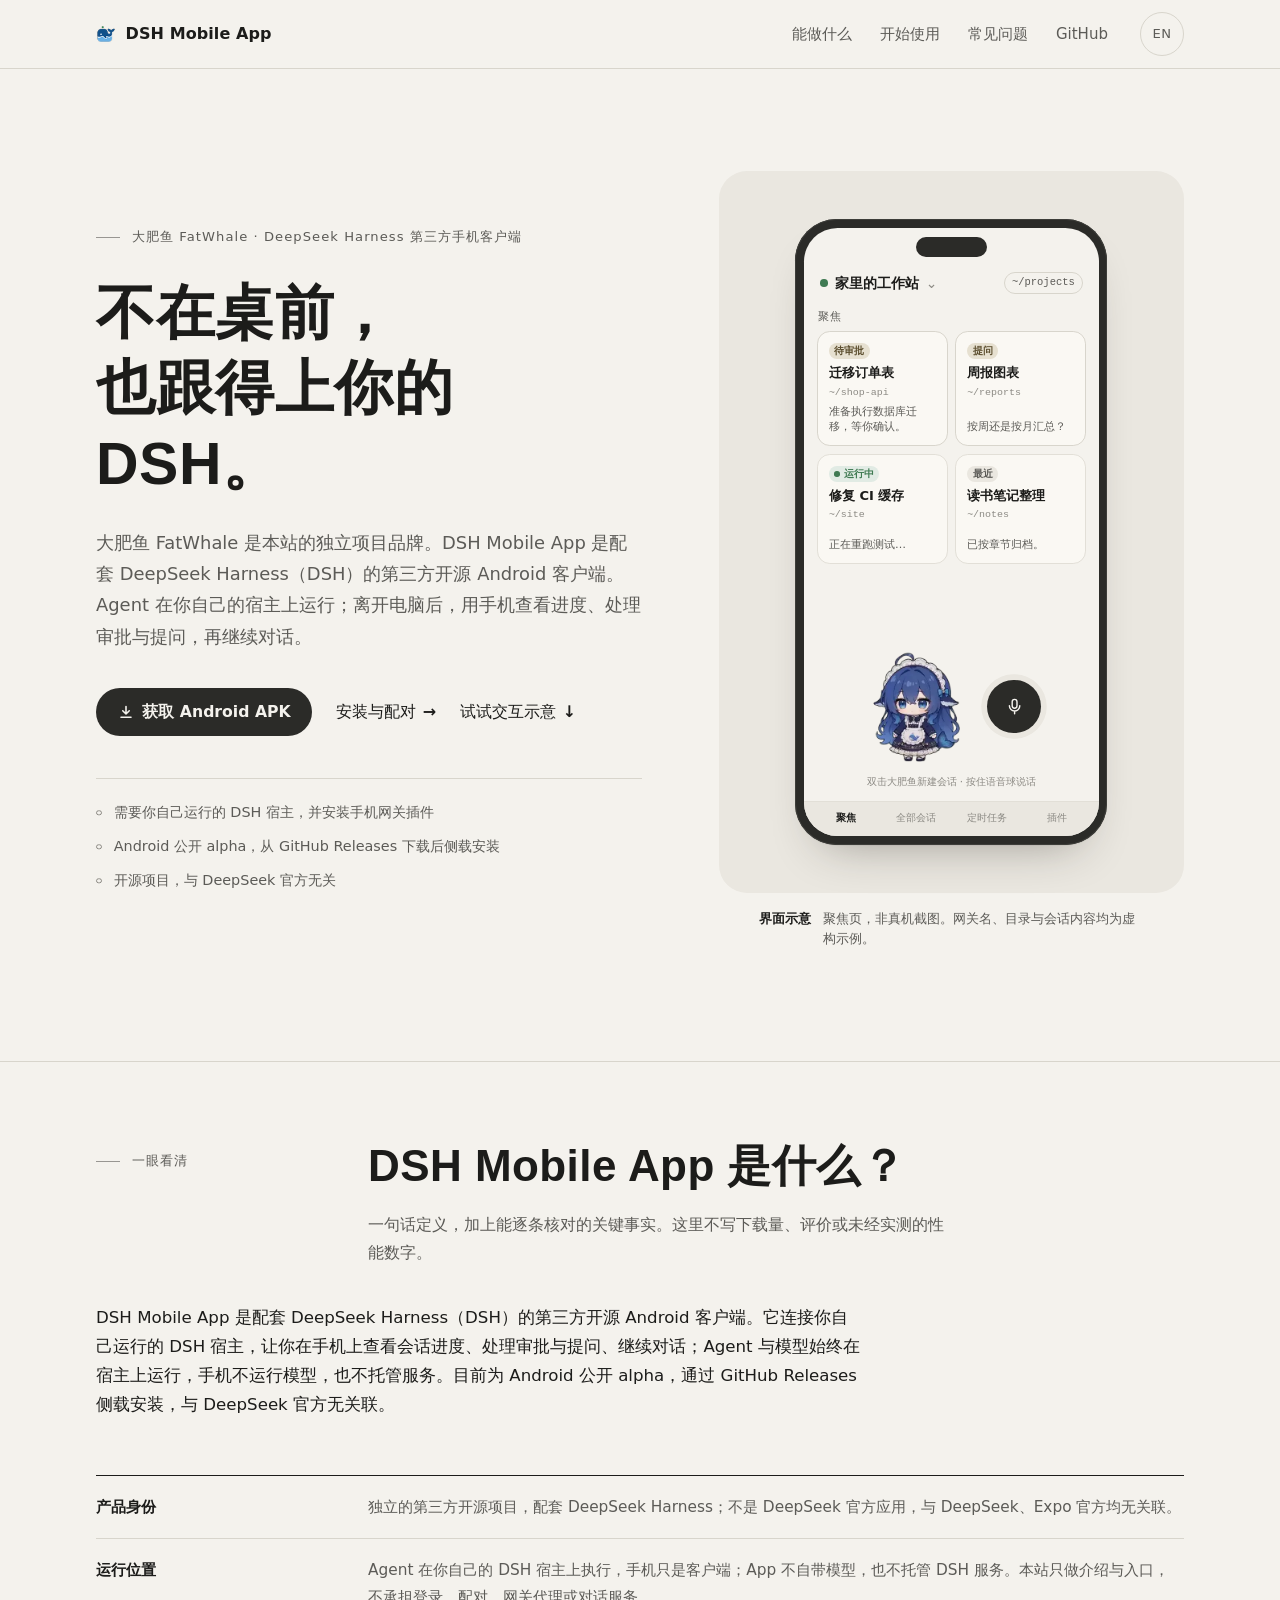
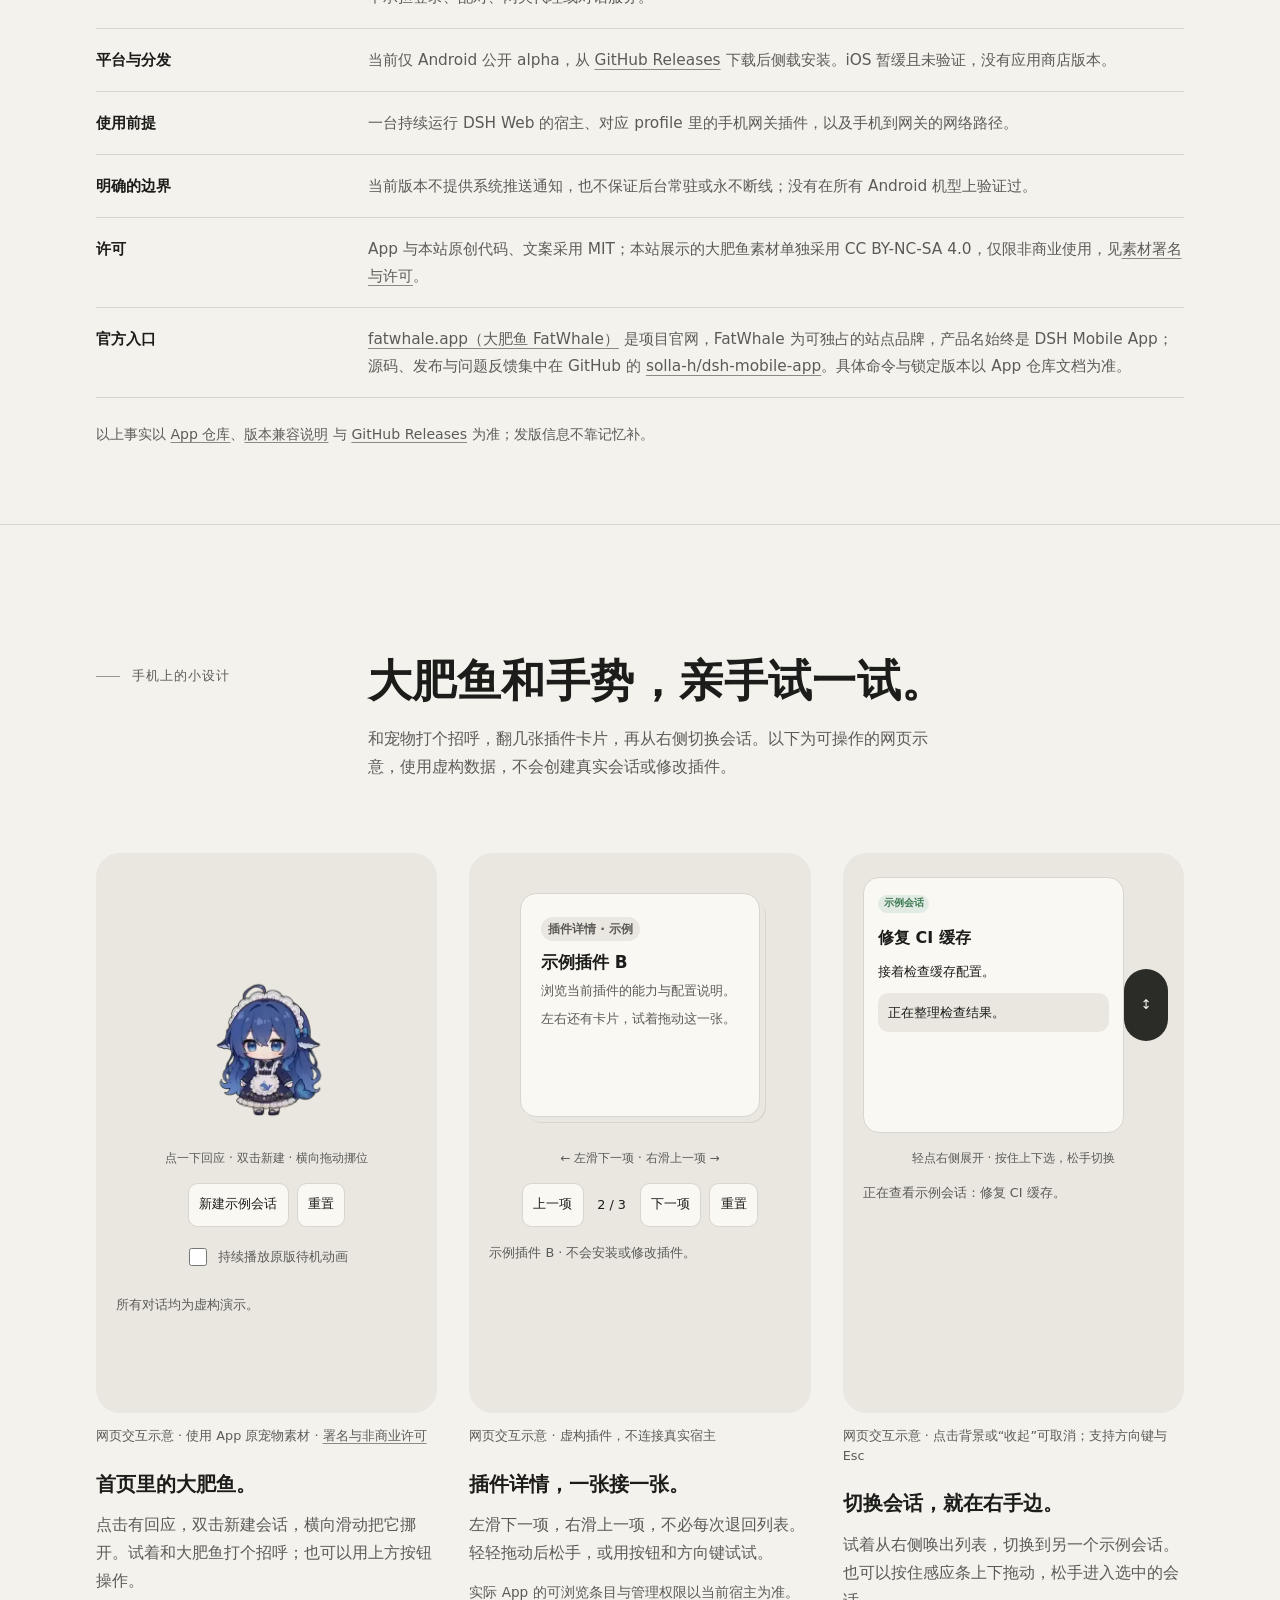
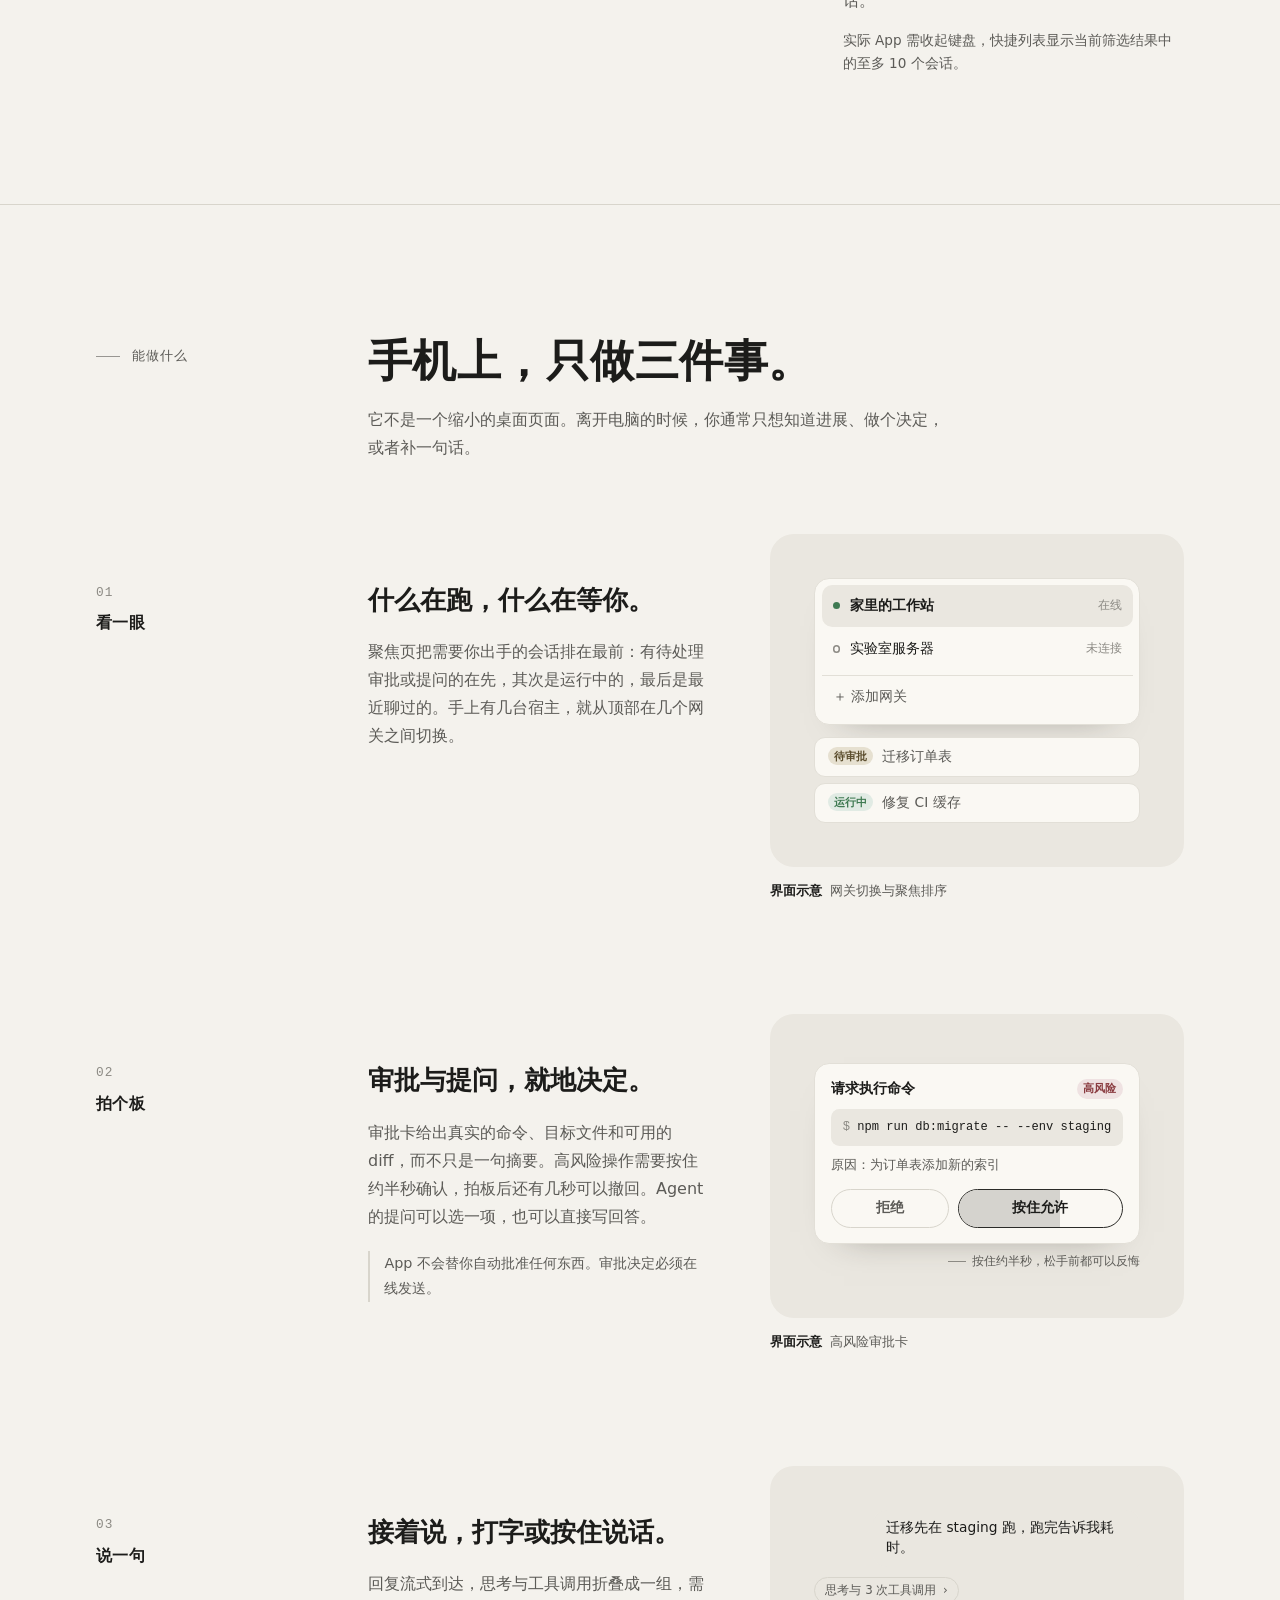
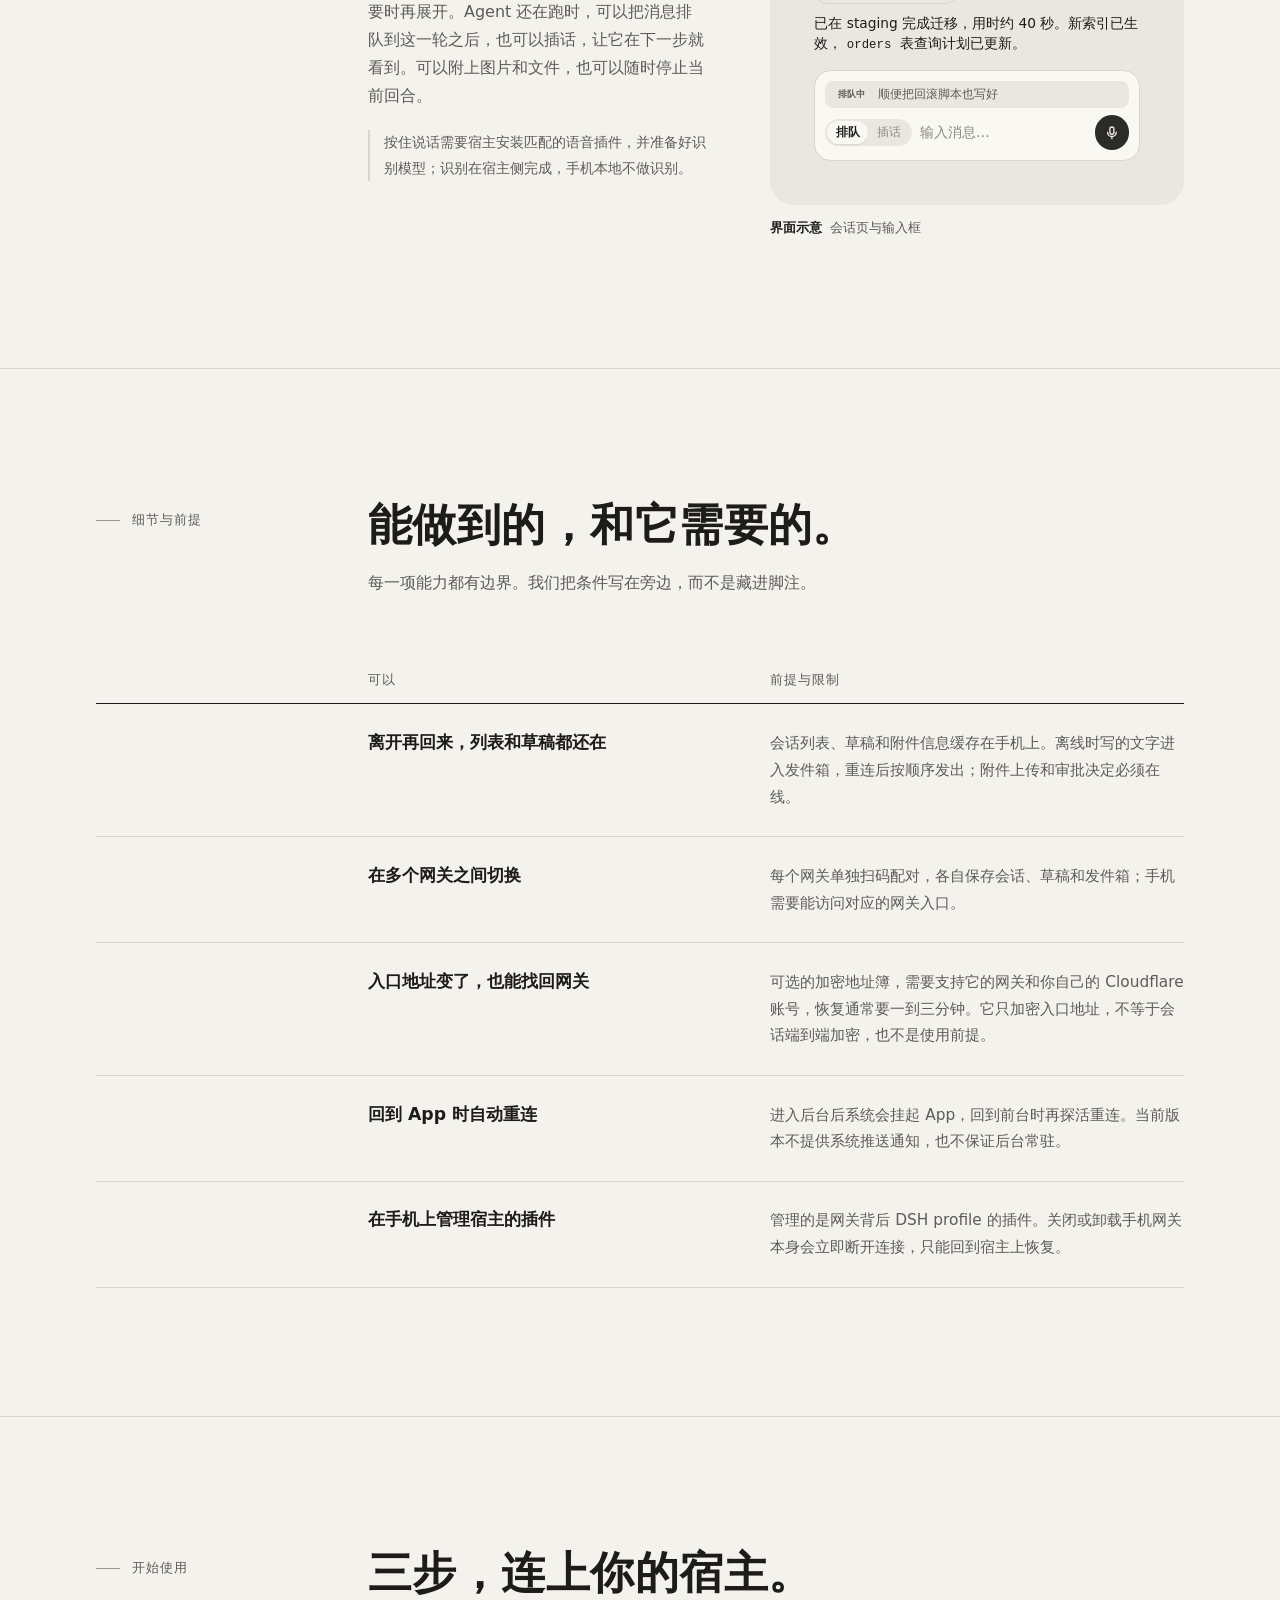
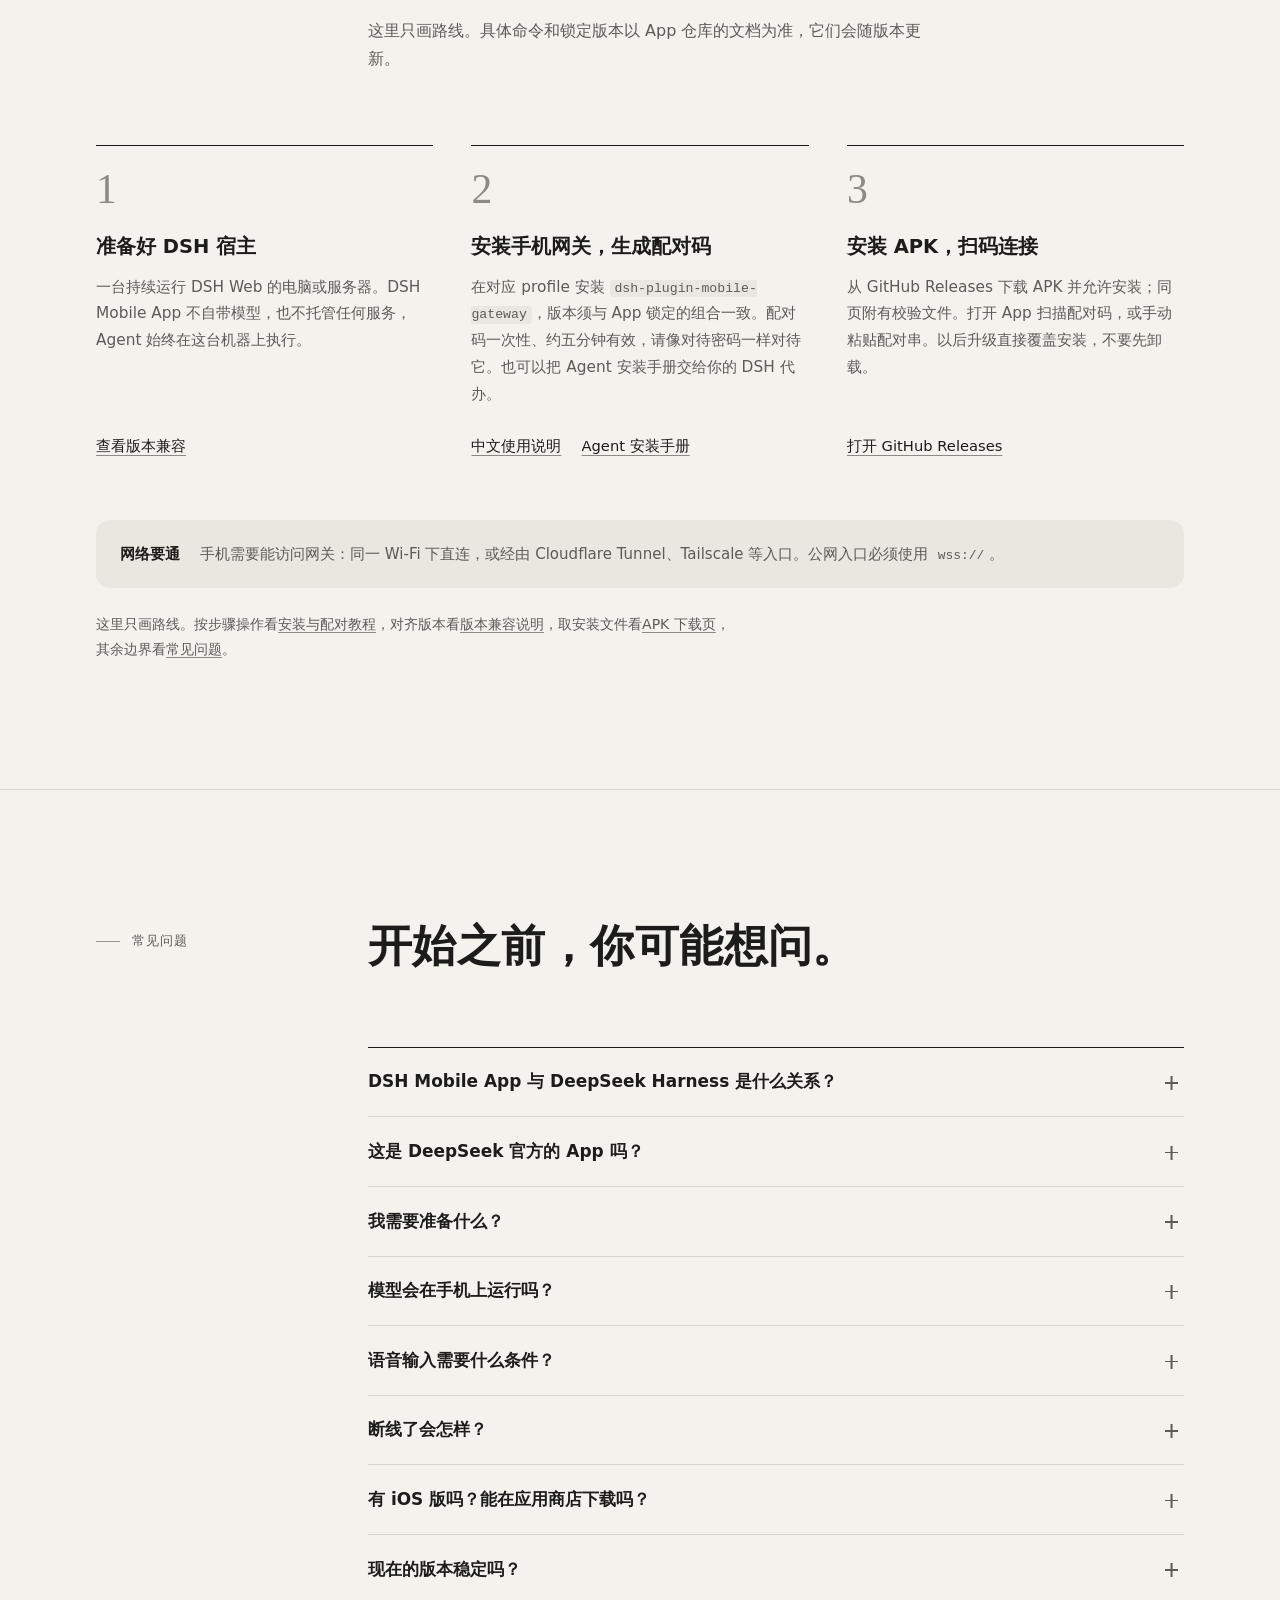
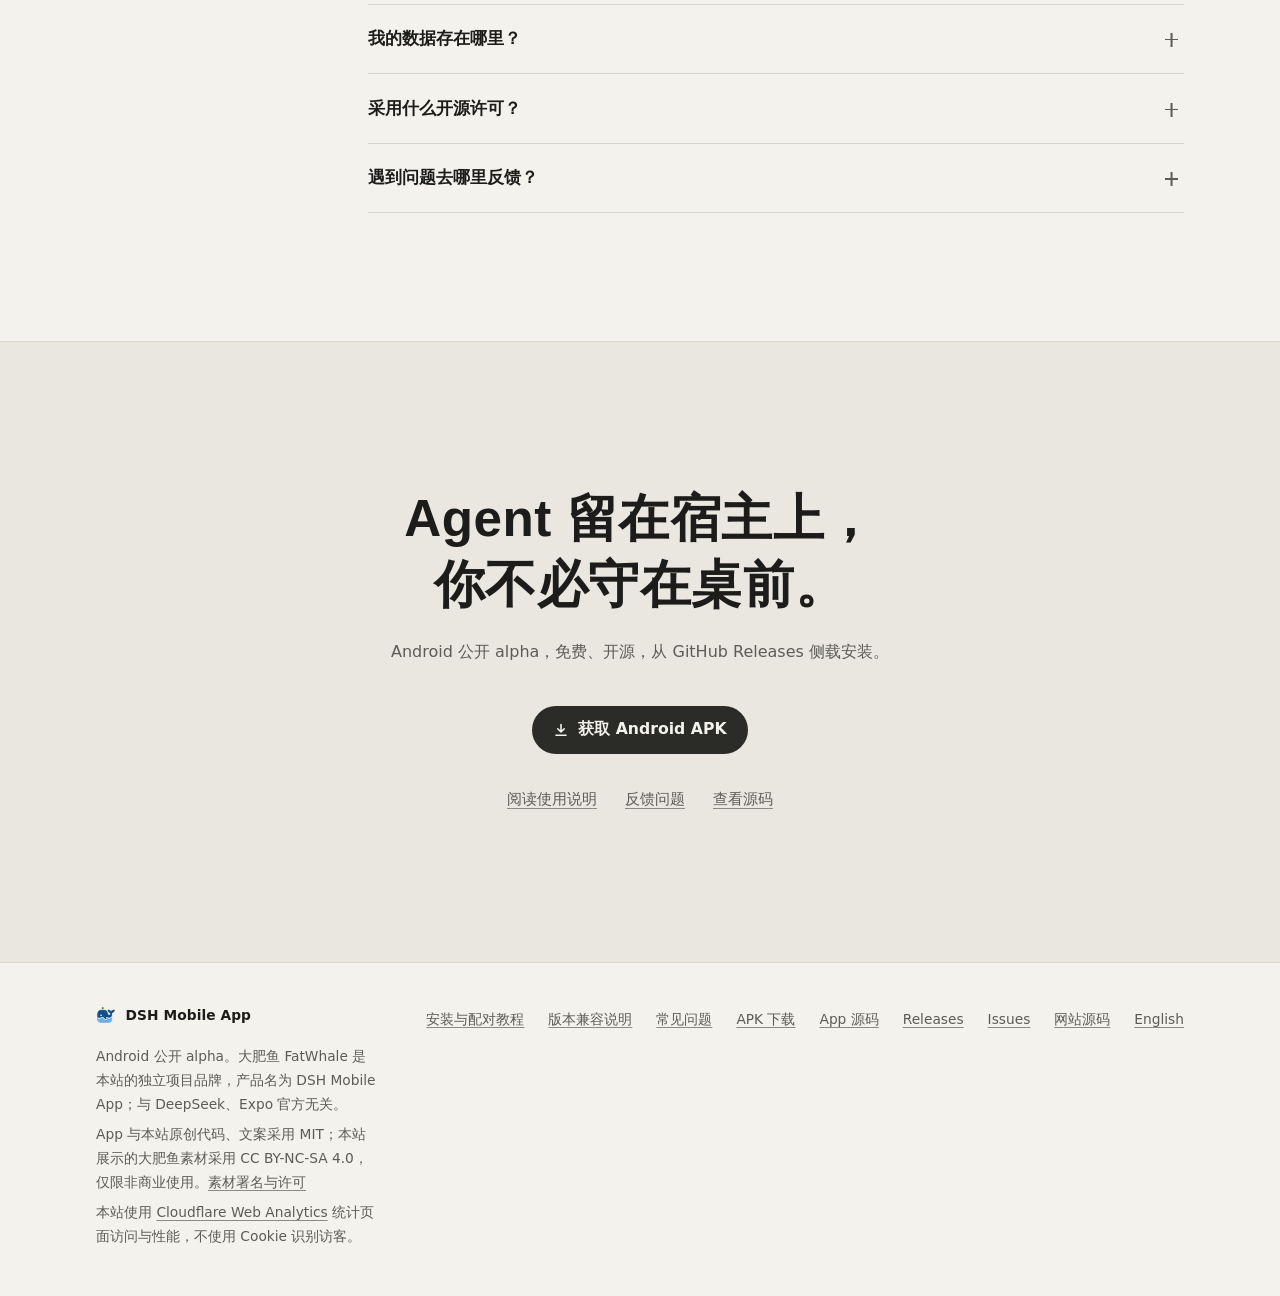
<file: site/index.html>
<!doctype html>
<html lang="zh-CN">
<head>
  <meta charset="utf-8">
  <meta name="viewport" content="width=device-width, initial-scale=1">
  <link rel="canonical" href="https://fatwhale.app/">
  <title>大肥鱼 FatWhale · DSH Mobile App｜DeepSeek Harness 安卓客户端</title>
  <meta name="description" content="大肥鱼 FatWhale 官网。DSH Mobile App 是配套 DeepSeek Harness（DSH）的第三方开源 Android 客户端：查看进度、处理审批与提问、继续对话。需要自建宿主和手机网关；当前为公开 alpha，通过 GitHub Releases 侧载安装。">
  <meta name="color-scheme" content="light dark">
  <meta name="theme-color" content="#f4f2ed" media="(prefers-color-scheme: light)">
  <meta name="theme-color" content="#252522" media="(prefers-color-scheme: dark)">
  <meta property="og:type" content="website">
  <meta property="og:locale" content="zh_CN">
  <meta property="og:site_name" content="大肥鱼 FatWhale · DSH Mobile App">
  <meta property="og:title" content="大肥鱼 FatWhale · DSH Mobile App｜DeepSeek Harness 安卓客户端">
  <meta property="og:description" content="大肥鱼 FatWhale 官网：配套 DeepSeek Harness 的第三方开源 Android 客户端，查看进度、处理审批、继续对话。需自建宿主与手机网关，当前为公开 alpha。">
  <meta property="og:url" content="https://fatwhale.app/">
  <meta property="og:image" content="https://fatwhale.app/og-cover.png">
  <meta property="og:image:width" content="1200">
  <meta property="og:image:height" content="630">
  <meta property="og:image:alt" content="大肥鱼 FatWhale · DSH Mobile App——DeepSeek Harness 远程安卓客户端">
  <meta name="twitter:card" content="summary_large_image">
  <meta name="twitter:image" content="https://fatwhale.app/og-cover.png">
  <link rel="alternate" hreflang="zh-CN" href="https://fatwhale.app/">
  <link rel="alternate" hreflang="en" href="https://fatwhale.app/en/">
  <link rel="alternate" hreflang="x-default" href="https://fatwhale.app/">
  <link rel="icon" type="image/png" sizes="32x32" href="favicon-32.png">
  <link rel="apple-touch-icon" type="image/png" sizes="180x180" href="apple-touch-icon.png">
  <script type="application/ld+json">
    {
      "@context": "https://schema.org",
      "@type": "WebSite",
      "@id": "https://fatwhale.app/#website",
      "name": "DSH Mobile App",
      "url": "https://fatwhale.app/",
      "inLanguage": ["zh-CN", "en"]
    }
  </script>
  <script type="application/ld+json">
    {
      "@context": "https://schema.org",
      "@type": "SoftwareApplication",
      "@id": "https://fatwhale.app/#software",
      "name": "DSH Mobile App",
      "alternateName": "大肥鱼 FatWhale · DSH Mobile App",
      "url": "https://fatwhale.app/",
      "applicationCategory": "DeveloperApplication",
      "operatingSystem": "Android",
      "downloadUrl": "https://github.com/solla-h/dsh-mobile-app/releases",
      "softwareRequirements": "A self-hosted DeepSeek Harness (DSH) host with the matching mobile gateway plugin",
      "isAccessibleForFree": true,
      "license": "https://github.com/solla-h/dsh-mobile-app/blob/master/LICENSE",
      "inLanguage": "zh-CN"
    }
  </script>
  <link rel="stylesheet" href="styles.css">
</head>
<body>
  <a class="skip" href="#main">跳到正文</a>

  <header class="masthead">
    <div class="wrap masthead__inner">
      <a class="brand" href="./"><img class="brand__mark" src="favicon-32.png" width="32" height="32" alt="">DSH Mobile App</a>
      <nav class="nav" aria-label="主要导航">
        <a href="#scenes">能做什么</a>
        <a href="#start">开始使用</a>
        <a href="#faq">常见问题</a>
        <a href="https://github.com/solla-h/dsh-mobile-app">GitHub</a>
      </nav>
      <a class="lang" href="en/" hreflang="en" lang="en">EN</a>
    </div>
  </header>

  <main id="main">
    <!-- 首屏 -->
    <section class="hero" aria-labelledby="hero-title">
      <div class="wrap hero__grid">
        <div class="hero__text">
          <p class="eyebrow">大肥鱼 FatWhale · DeepSeek Harness 第三方手机客户端</p>
          <h1 id="hero-title" class="display"><span class="nb">不在桌前，</span><br><span class="nb">也跟得上你的 DSH。</span></h1>
          <p class="lede">
            大肥鱼 FatWhale 是本站的独立项目品牌。DSH Mobile App 是配套 DeepSeek Harness（DSH）的第三方开源 Android 客户端。Agent 在你自己的宿主上运行；离开电脑后，用手机查看进度、处理审批与提问，再继续对话。
          </p>
          <div class="actions">
            <a class="btn btn--primary" href="https://github.com/solla-h/dsh-mobile-app/releases">
              <svg class="btn__glyph" viewBox="0 0 16 16" fill="none" stroke="currentColor" stroke-width="1.6" stroke-linecap="round" stroke-linejoin="round" aria-hidden="true"><path d="M8 2.5v7.5M4.75 6.75 8 10l3.25-3.25M3 13.25h10"/></svg>
              获取 Android APK
            </a>
            <a class="link-quiet" href="#start">安装与配对 <span aria-hidden="true">→</span></a>
            <a class="link-quiet" href="#highlights">试试交互示意 <span aria-hidden="true">↓</span></a>
          </div>
          <ul class="terms" aria-label="使用前提">
            <li>需要你自己运行的 DSH 宿主，并安装手机网关插件</li>
            <li>Android 公开 alpha，从 GitHub Releases 下载后侧载安装</li>
            <li>开源项目，与 DeepSeek 官方无关</li>
          </ul>
        </div>

        <figure class="hero__figure">
          <div class="stage">
            <div class="phone" aria-hidden="true">
              <div class="phone__screen">
                <div class="ui-status"></div>
                <div class="ui-top">
                  <span class="ui-gw"><i class="dot dot--live"></i>家里的工作站<span class="caret">⌄</span></span>
                  <span class="ui-ws">~/projects</span>
                </div>
                <p class="ui-h">聚焦</p>
                <div class="ui-grid">
                  <div class="ui-card ui-card--attn">
                    <span class="ui-tag ui-tag--amber">待审批</span>
                    <b>迁移订单表</b>
                    <span class="ui-path">~/shop-api</span>
                    <span class="ui-snip">准备执行数据库迁移，等你确认。</span>
                  </div>
                  <div class="ui-card ui-card--attn">
                    <span class="ui-tag ui-tag--amber">提问</span>
                    <b>周报图表</b>
                    <span class="ui-path">~/reports</span>
                    <span class="ui-snip">按周还是按月汇总？</span>
                  </div>
                  <div class="ui-card">
                    <span class="ui-tag ui-tag--live"><i class="dot dot--live"></i>运行中</span>
                    <b>修复 CI 缓存</b>
                    <span class="ui-path">~/site</span>
                    <span class="ui-snip">正在重跑测试…</span>
                  </div>
                  <div class="ui-card">
                    <span class="ui-tag">最近</span>
                    <b>读书笔记整理</b>
                    <span class="ui-path">~/notes</span>
                    <span class="ui-snip">已按章节归档。</span>
                  </div>
                </div>
                <div class="ui-orb-wrap">
                  <div class="ui-pet-dock">
                    <img src="media/da-fei-yu.webp" width="264" height="296" alt="">
                    <span class="ui-orb"><svg viewBox="0 0 24 24" fill="none" stroke="currentColor" stroke-width="1.8" stroke-linecap="round"><rect x="9" y="3" width="6" height="11" rx="3"/><path d="M5.5 11a6.5 6.5 0 0 0 13 0M12 17.5V21"/></svg></span>
                  </div>
                  <span class="ui-orb-label">双击大肥鱼新建会话 · 按住语音球说话</span>
                </div>
                <div class="ui-tabs">
                  <span class="is-on">聚焦</span><span>全部会话</span><span>定时任务</span><span>插件</span>
                </div>
              </div>
            </div>
          </div>
          <figcaption class="plate"><b>界面示意</b><span>聚焦页，非真机截图。网关名、目录与会话内容均为虚构示例。</span></figcaption>
        </figure>
      </div>
    </section>

    <!-- 关键事实 -->
    <section class="section section--facts" id="facts" aria-labelledby="facts-title">
      <div class="wrap">
        <div class="section__head">
          <p class="eyebrow">一眼看清</p>
          <div>
            <h2 id="facts-title" class="display">DSH Mobile App 是什么？</h2>
            <p class="intro">一句话定义，加上能逐条核对的关键事实。这里不写下载量、评价或未经实测的性能数字。</p>
          </div>
        </div>
        <p class="facts__definition">DSH Mobile App 是配套 DeepSeek Harness（DSH）的第三方开源 Android 客户端。它连接你自己运行的 DSH 宿主，让你在手机上查看会话进度、处理审批与提问、继续对话；Agent 与模型始终在宿主上运行，手机不运行模型，也不托管服务。目前为 Android 公开 alpha，通过 GitHub Releases 侧载安装，与 DeepSeek 官方无关联。</p>
        <dl class="facts">
          <div class="facts__row">
            <dt>产品身份</dt>
            <dd>独立的第三方开源项目，配套 DeepSeek Harness；不是 DeepSeek 官方应用，与 DeepSeek、Expo 官方均无关联。</dd>
          </div>
          <div class="facts__row">
            <dt>运行位置</dt>
            <dd>Agent 在你自己的 DSH 宿主上执行，手机只是客户端；App 不自带模型，也不托管 DSH 服务。本站只做介绍与入口，不承担登录、配对、网关代理或对话服务。</dd>
          </div>
          <div class="facts__row">
            <dt>平台与分发</dt>
            <dd>当前仅 Android 公开 alpha，从 <a href="https://github.com/solla-h/dsh-mobile-app/releases">GitHub Releases</a> 下载后侧载安装。iOS 暂缓且未验证，没有应用商店版本。</dd>
          </div>
          <div class="facts__row">
            <dt>使用前提</dt>
            <dd>一台持续运行 DSH Web 的宿主、对应 profile 里的手机网关插件，以及手机到网关的网络路径。</dd>
          </div>
          <div class="facts__row">
            <dt>明确的边界</dt>
            <dd>当前版本不提供系统推送通知，也不保证后台常驻或永不断线；没有在所有 Android 机型上验证过。</dd>
          </div>
          <div class="facts__row">
            <dt>许可</dt>
            <dd>App 与本站原创代码、文案采用 MIT；本站展示的大肥鱼素材单独采用 CC BY-NC-SA 4.0，仅限非商业使用，见<a href="media/ATTRIBUTION.txt">素材署名与许可</a>。</dd>
          </div>
          <div class="facts__row">
            <dt>官方入口</dt>
            <dd><a href="https://fatwhale.app/">fatwhale.app（大肥鱼 FatWhale）</a> 是项目官网，FatWhale 为可独占的站点品牌，产品名始终是 DSH Mobile App；源码、发布与问题反馈集中在 GitHub 的 <a href="https://github.com/solla-h/dsh-mobile-app">solla-h/dsh-mobile-app</a>。具体命令与锁定版本以 App 仓库文档为准。</dd>
          </div>
        </dl>
        <p class="facts__source">以上事实以 <a href="https://github.com/solla-h/dsh-mobile-app">App 仓库</a>、<a href="https://github.com/solla-h/dsh-mobile-app/blob/master/docs/COMPATIBILITY.md">版本兼容说明</a> 与 <a href="https://github.com/solla-h/dsh-mobile-app/releases">GitHub Releases</a> 为准；发版信息不靠记忆补。</p>
      </div>
    </section>

    <!-- 宠物与手势 -->
    <section class="section" id="highlights" aria-labelledby="highlights-title">
      <div class="wrap">
        <div class="section__head">
          <p class="eyebrow">手机上的小设计</p>
          <div>
            <h2 id="highlights-title" class="display">大肥鱼和手势，亲手试一试。</h2>
            <p class="intro">和宠物打个招呼，翻几张插件卡片，再从右侧切换会话。以下为可操作的网页示意，使用虚构数据，不会创建真实会话或修改插件。</p>
          </div>
        </div>
        <div class="highlights">
          <article class="highlight" data-pet-demo data-reacted="大肥鱼回应了你。" data-moved="大肥鱼已挪到新的位置。" data-created="已打开一个示例新会话，不会创建真实会话。" data-reset="演示已重置，大肥鱼回到中间。">
            <figure>
              <div class="highlight__visual demo-visual">
                <div class="pet-demo__stage" data-pet-stage>
                  <div class="pet-demo__chat" data-pet-chat hidden><b>新会话 · 示例</b><p>准备好开始新的对话。</p></div>
                  <button class="pet-demo__pet" type="button" data-pet-button disabled aria-label="大肥鱼：点击回应，双击新建示例会话，也可左右拖动">
                    <img src="media/da-fei-yu.webp" data-pet-image data-still="media/da-fei-yu.webp" data-idle="media/da-fei-yu-idle.webp" data-happy="media/da-fei-yu-happy.webp" width="264" height="296" loading="lazy" draggable="false" alt="蓝发、鲸鱼尾巴的大肥鱼宠物">
                  </button>
                </div>
                <span class="gesture-hint">点一下回应 · 双击新建 · 横向拖动挪位</span>
                <div class="demo-controls" data-demo-controls hidden>
                  <button type="button" data-pet-new>新建示例会话</button><button type="button" data-pet-reset>重置</button>
                  <label class="demo-motion"><input type="checkbox" data-pet-motion> 持续播放原版待机动画</label>
                </div>
                <p class="demo-status" data-pet-status role="status">所有对话均为虚构演示。</p>
              </div>
              <figcaption>网页交互示意 · 使用 App 原宠物素材 · <a href="media/ATTRIBUTION.txt">署名与非商业许可</a></figcaption>
            </figure>
            <h3>首页里的大肥鱼。</h3>
            <p>点击有回应，双击新建会话，横向滑动把它挪开。试着和大肥鱼打个招呼；也可以用上方按钮操作。</p>
          </article>
          <article class="highlight" data-plugin-demo>
            <figure>
              <div class="highlight__visual demo-visual">
                <div class="plugin-demo__zone" data-plugin-zone tabindex="0" role="group" aria-label="插件详情示意：左右拖动，或按左右方向键">
                  <div class="plugin-preview" data-plugin-card hidden><span class="ui-tag">插件详情 · 示例</span><h4>示例插件 A</h4><p>查看扩展介绍与使用条件。</p><p>这是第一项，再向右滑不会循环。</p></div>
                  <div class="plugin-preview" data-plugin-card><span class="ui-tag">插件详情 · 示例</span><h4>示例插件 B</h4><p>浏览当前插件的能力与配置说明。</p><p>左右还有卡片，试着拖动这一张。</p></div>
                  <div class="plugin-preview" data-plugin-card hidden><span class="ui-tag">插件详情 · 示例</span><h4>示例插件 C</h4><p>继续了解下一个扩展。</p><p>这是最后一项，向右滑可以返回。</p></div>
                </div>
                <span class="gesture-hint">← 左滑下一项 · 右滑上一项 →</span>
                <div class="demo-controls" data-demo-controls hidden>
                  <button type="button" data-plugin-prev>上一项</button><output data-plugin-count>2 / 3</output><button type="button" data-plugin-next>下一项</button><button type="button" data-plugin-reset>重置</button>
                </div>
                <p class="demo-status" data-plugin-status role="status">示例插件 B · 不会安装或修改插件。</p>
              </div>
              <figcaption>网页交互示意 · 虚构插件，不连接真实宿主</figcaption>
            </figure>
            <h3>插件详情，一张接一张。</h3>
            <p>左滑下一项，右滑上一项，不必每次退回列表。轻轻拖动后松手，或用按钮和方向键试试。</p>
            <p class="highlight__note">实际 App 的可浏览条目与管理权限以当前宿主为准。</p>
          </article>
          <article class="highlight" data-arc-demo data-opened="快捷列表已展开：点选会话，或上下拖动右侧感应条。" data-cancelled="已收起列表，仍留在原会话。">
            <figure>
              <div class="highlight__visual demo-visual">
                <div class="arc-preview arc-demo__stage">
                  <div class="arc-demo__conversation" data-arc-panel hidden><span class="ui-tag">示例会话</span><h4>读书笔记</h4><p>帮我把这章的要点整理一下。</p><p class="arc-demo__reply">已整理成三条笔记，等你继续。</p></div>
                  <div class="arc-demo__conversation" data-arc-panel><span class="ui-tag ui-tag--live">示例会话</span><h4>修复 CI 缓存</h4><p>接着检查缓存配置。</p><p class="arc-demo__reply">正在整理检查结果。</p></div>
                  <div class="arc-demo__conversation" data-arc-panel hidden><span class="ui-tag ui-tag--amber">示例会话</span><h4>迁移订单表</h4><p>先看看迁移方案。</p><p class="arc-demo__reply">方案已列好，等你确认。</p></div>
                  <div class="arc-demo__menu" id="arc-demo-menu" data-arc-menu hidden>
                    <span class="arc-preview__track" aria-hidden="true"></span>
                    <button class="arc-preview__item" type="button" data-arc-option data-index="0" aria-pressed="false"><span class="ui-tag">最近</span><b>读书笔记</b></button>
                    <button class="arc-preview__item" type="button" data-arc-option data-index="1" aria-pressed="true"><span class="ui-tag ui-tag--live">运行中</span><b>修复 CI 缓存</b></button>
                    <button class="arc-preview__item" type="button" data-arc-option data-index="2" aria-pressed="false"><span class="ui-tag ui-tag--amber">待审批</span><b>迁移订单表</b></button>
                    <button class="arc-demo__close" type="button" data-arc-close>收起</button>
                  </div>
                  <button class="arc-preview__handle" type="button" data-arc-handle disabled aria-label="展开会话快捷列表，可按住上下拖动" aria-expanded="false" aria-controls="arc-demo-menu">↕</button>
                </div>
                <span class="gesture-hint">轻点右侧展开 · 按住上下选，松手切换</span>
                <p class="demo-status" data-arc-status role="status">正在查看示例会话：修复 CI 缓存。</p>
              </div>
              <figcaption>网页交互示意 · 点击背景或“收起”可取消；支持方向键与 Esc</figcaption>
            </figure>
            <h3>切换会话，就在右手边。</h3>
            <p>试着从右侧唤出列表，切换到另一个示例会话。也可以按住感应条上下拖动，松手进入选中的会话。</p>
            <p class="highlight__note">实际 App 需收起键盘，快捷列表显示当前筛选结果中的至多 10 个会话。</p>
          </article>
        </div>
        <noscript><p class="highlights__caption">当前显示静态预览；启用 JavaScript 后可操作演示。下方文字仍可正常阅读。</p></noscript>
      </div>
    </section>

    <!-- 核心场景 -->
    <section class="section" id="scenes" aria-labelledby="scenes-title">
      <div class="wrap">
        <div class="section__head">
          <p class="eyebrow">能做什么</p>
          <div>
            <h2 id="scenes-title" class="display">手机上，只做三件事。</h2>
            <p class="intro">它不是一个缩小的桌面页面。离开电脑的时候，你通常只想知道进展、做个决定，或者补一句话。</p>
          </div>
        </div>

        <ol class="scenes">
          <li class="scene">
            <p class="scene__no"><span class="mono">01</span><span>看一眼</span></p>
            <div class="scene__text">
              <h3>什么在跑，什么在等你。</h3>
              <p>
                聚焦页把需要你出手的会话排在最前：有待处理审批或提问的在先，其次是运行中的，最后是最近聊过的。手上有几台宿主，就从顶部在几个网关之间切换。
              </p>
            </div>
            <figure class="scene__fig">
              <div class="tray">
                <div class="frag" aria-hidden="true">
                  <div class="frag-card menu">
                    <div class="menu__row is-on"><i class="dot dot--live"></i><b>家里的工作站</b><small>在线</small></div>
                    <div class="menu__row"><i class="dot dot--idle"></i><span>实验室服务器</span><small>未连接</small></div>
                    <div class="menu__row menu__row--add"><span>＋ 添加网关</span></div>
                  </div>
                  <div class="queue">
                    <div class="queue__row"><span class="ui-tag ui-tag--amber">待审批</span><span>迁移订单表</span></div>
                    <div class="queue__row"><span class="ui-tag ui-tag--live">运行中</span><span>修复 CI 缓存</span></div>
                  </div>
                </div>
              </div>
              <figcaption><b>界面示意</b>网关切换与聚焦排序</figcaption>
            </figure>
          </li>

          <li class="scene">
            <p class="scene__no"><span class="mono">02</span><span>拍个板</span></p>
            <div class="scene__text">
              <h3>审批与提问，就地决定。</h3>
              <p>
                审批卡给出真实的命令、目标文件和可用的 diff，而不只是一句摘要。高风险操作需要按住约半秒确认，拍板后还有几秒可以撤回。Agent 的提问可以选一项，也可以直接写回答。
              </p>
              <p class="note">App 不会替你自动批准任何东西。审批决定必须在线发送。</p>
            </div>
            <figure class="scene__fig">
              <div class="tray">
                <div class="frag" aria-hidden="true">
                  <div class="frag-card">
                    <div class="appr__head"><b>请求执行命令</b><span class="risk">高风险</span></div>
                    <pre class="cmd">npm run db:migrate -- --env staging</pre>
                    <p class="appr__why">原因：为订单表添加新的索引</p>
                    <div class="appr__acts">
                      <span class="ui-btn">拒绝</span>
                      <span class="ui-btn ui-btn--hold"><i class="fill"></i><span class="label">按住允许</span></span>
                    </div>
                  </div>
                  <p class="annot">按住约半秒，松手前都可以反悔</p>
                </div>
              </div>
              <figcaption><b>界面示意</b>高风险审批卡</figcaption>
            </figure>
          </li>

          <li class="scene">
            <p class="scene__no"><span class="mono">03</span><span>说一句</span></p>
            <div class="scene__text">
              <h3>接着说，打字或按住说话。</h3>
              <p>
                回复流式到达，思考与工具调用折叠成一组，需要时再展开。Agent 还在跑时，可以把消息排队到这一轮之后，也可以插话，让它在下一步就看到。可以附上图片和文件，也可以随时停止当前回合。
              </p>
              <p class="note">按住说话需要宿主安装匹配的语音插件，并准备好识别模型；识别在宿主侧完成，手机本地不做识别。</p>
            </div>
            <figure class="scene__fig">
              <div class="tray">
                <div class="frag convo" aria-hidden="true">
                  <div class="bubble">迁移先在 staging 跑，跑完告诉我耗时。</div>
                  <span class="trace">思考与 3 次工具调用 <span>›</span></span>
                  <p class="reply">已在 staging 完成迁移，用时约 40 秒。新索引已生效，<code>orders</code> 表查询计划已更新。</p>
                  <div class="composer">
                    <div class="queued"><span class="ui-tag">排队中</span>顺便把回滚脚本也写好</div>
                    <div class="composer__row">
                      <span class="seg"><span class="is-on">排队</span><span>插话</span></span>
                      <span class="composer__input">输入消息…</span>
                      <span class="mic"><svg viewBox="0 0 24 24" fill="none" stroke="currentColor" stroke-width="2" stroke-linecap="round"><rect x="9" y="3" width="6" height="11" rx="3"/><path d="M5.5 11a6.5 6.5 0 0 0 13 0M12 17.5V21"/></svg></span>
                    </div>
                  </div>
                </div>
              </div>
              <figcaption><b>界面示意</b>会话页与输入框</figcaption>
            </figure>
          </li>
        </ol>
      </div>
    </section>

    <!-- 细节与前提 -->
    <section class="section" id="details" aria-labelledby="details-title">
      <div class="wrap">
        <div class="section__head">
          <p class="eyebrow">细节与前提</p>
          <div>
            <h2 id="details-title" class="display">能做到的，和它需要的。</h2>
            <p class="intro">每一项能力都有边界。我们把条件写在旁边，而不是藏进脚注。</p>
          </div>
        </div>

        <div class="ledger__labels" aria-hidden="true"><span></span><span>可以</span><span>前提与限制</span></div>
        <ul class="ledger">
          <li>
            <h3>离开再回来，列表和草稿都还在</h3>
            <p><span class="tag">前提</span>会话列表、草稿和附件信息缓存在手机上。离线时写的文字进入发件箱，重连后按顺序发出；附件上传和审批决定必须在线。</p>
          </li>
          <li>
            <h3>在多个网关之间切换</h3>
            <p><span class="tag">前提</span>每个网关单独扫码配对，各自保存会话、草稿和发件箱；手机需要能访问对应的网关入口。</p>
          </li>
          <li>
            <h3>入口地址变了，也能找回网关</h3>
            <p><span class="tag">前提</span>可选的加密地址簿，需要支持它的网关和你自己的 Cloudflare 账号，恢复通常要一到三分钟。它只加密入口地址，不等于会话端到端加密，也不是使用前提。</p>
          </li>
          <li>
            <h3>回到 App 时自动重连</h3>
            <p><span class="tag">前提</span>进入后台后系统会挂起 App，回到前台时再探活重连。当前版本不提供系统推送通知，也不保证后台常驻。</p>
          </li>
          <li>
            <h3>在手机上管理宿主的插件</h3>
            <p><span class="tag">前提</span>管理的是网关背后 DSH profile 的插件。关闭或卸载手机网关本身会立即断开连接，只能回到宿主上恢复。</p>
          </li>
        </ul>
      </div>
    </section>

    <!-- 三步开始 -->
    <section class="section" id="start" aria-labelledby="start-title">
      <div class="wrap">
        <div class="section__head">
          <p class="eyebrow">开始使用</p>
          <div>
            <h2 id="start-title" class="display">三步，连上你的宿主。</h2>
            <p class="intro">这里只画路线。具体命令和锁定版本以 App 仓库的文档为准，它们会随版本更新。</p>
          </div>
        </div>

        <ol class="steps">
          <li class="step">
            <h3>准备好 DSH 宿主</h3>
            <p>一台持续运行 DSH Web 的电脑或服务器。DSH Mobile App 不自带模型，也不托管任何服务，Agent 始终在这台机器上执行。</p>
            <div class="links">
              <a href="https://github.com/solla-h/dsh-mobile-app/blob/master/docs/COMPATIBILITY.md">查看版本兼容</a>
            </div>
          </li>
          <li class="step">
            <h3>安装手机网关，生成配对码</h3>
            <p>
              在对应 profile 安装 <code>dsh-plugin-mobile-gateway</code>，版本须与 App 锁定的组合一致。配对码一次性、约五分钟有效，请像对待密码一样对待它。也可以把 Agent 安装手册交给你的 DSH 代办。
            </p>
            <div class="links">
              <a href="https://github.com/solla-h/dsh-mobile-app/blob/master/docs/USER-GUIDE.zh-CN.md">中文使用说明</a>
              <a href="https://github.com/solla-h/dsh-mobile-app/blob/master/docs/AGENT-SETUP.md">Agent 安装手册</a>
            </div>
          </li>
          <li class="step">
            <h3>安装 APK，扫码连接</h3>
            <p>从 GitHub Releases 下载 APK 并允许安装；同页附有校验文件。打开 App 扫描配对码，或手动粘贴配对串。以后升级直接覆盖安装，不要先卸载。</p>
            <div class="links">
              <a href="https://github.com/solla-h/dsh-mobile-app/releases">打开 GitHub Releases</a>
            </div>
          </li>
        </ol>

        <div class="preflight">
          <b>网络要通</b>
          <p>手机需要能访问网关：同一 Wi-Fi 下直连，或经由 Cloudflare Tunnel、Tailscale 等入口。公网入口必须使用 <code>wss://</code>。</p>
        </div>
        <p class="facts__source">这里只画路线。按步骤操作看<a href="install/">安装与配对教程</a>，对齐版本看<a href="compatibility/">版本兼容说明</a>，取安装文件看<a href="download/">APK 下载页</a>，其余边界看<a href="faq/">常见问题</a>。</p>
      </div>
    </section>

    <!-- FAQ -->
    <section class="section" id="faq" aria-labelledby="faq-title">
      <div class="wrap">
        <div class="section__head">
          <p class="eyebrow">常见问题</p>
          <div>
            <h2 id="faq-title" class="display">开始之前，你可能想问。</h2>
          </div>
        </div>

        <div class="faq-layout">
          <div class="spacer"></div>
          <div class="faq">
            <details>
              <summary>DSH Mobile App 与 DeepSeek Harness 是什么关系？</summary>
              <div class="answer"><p>DeepSeek Harness（DSH）运行在你自己的电脑或服务器上。DSH Mobile App 是与它配套的第三方 Android 客户端，通过手机网关连接 DSH Web，让你查看会话、处理审批与提问、继续对话。它不是 DeepSeek 官方聊天 App，也不提供托管的模型服务。</p></div>
            </details>
            <details>
              <summary>这是 DeepSeek 官方的 App 吗？</summary>
              <div class="answer"><p>不是。DSH Mobile App 是独立的第三方开源项目，与 DeepSeek、Expo 官方均无关联。</p></div>
            </details>
            <details>
              <summary>我需要准备什么？</summary>
              <div class="answer">
                <p>一台运行 DSH Web 的宿主、装在对应 profile 里的手机网关插件、一台 Android 手机，以及手机到网关的网络路径。</p>
                <p>DSH 与网关的版本必须和 App 锁定的组合一致，见 <a href="https://github.com/solla-h/dsh-mobile-app/blob/master/compatibility.json">compatibility.json</a>。</p>
              </div>
            </details>
            <details>
              <summary>模型会在手机上运行吗？</summary>
              <div class="answer"><p>不会。Agent 在你的宿主上运行，手机只是客户端。它也不是托管的 AI 服务。</p></div>
            </details>
            <details>
              <summary>语音输入需要什么条件？</summary>
              <div class="answer"><p>宿主需要安装与 DSH 版本匹配的语音插件，并且识别模型已经就绪。模型没准备好时，App 会明确显示「语音未启用」，不会静默失败。</p></div>
            </details>
            <details>
              <summary>断线了会怎样？</summary>
              <div class="answer">
                <p>App 会自动重连，点顶部的连接提示可以立即重试。离线时写的文字进入发件箱，重连后按顺序补发。</p>
                <p>断线瞬间仍在途的消息可能显示「未确认」，App 不会静默重发，需要你手动重试。设备被撤销或凭据过期时，需要重新配对。</p>
              </div>
            </details>
            <details>
              <summary>有 iOS 版吗？能在应用商店下载吗？</summary>
              <div class="answer"><p>目前都没有。iOS 版暂缓，尚未验证；Android 版通过 GitHub Releases 侧载安装，也没有在所有机型上验证过。</p></div>
            </details>
            <details>
              <summary>现在的版本稳定吗？</summary>
              <div class="answer"><p>不算稳定，这是公开 alpha，协议和界面仍在演进。当前可下载的版本、校验文件和已验证范围，请以 <a href="https://github.com/solla-h/dsh-mobile-app/releases">Releases</a> 和 <a href="https://github.com/solla-h/dsh-mobile-app">App 仓库</a>的说明为准。</p></div>
            </details>
            <details>
              <summary>我的数据存在哪里？</summary>
              <div class="answer">
                <p>配对凭据保存在手机的安全存储里；会话历史、草稿和附件信息缓存在手机本地。App 没有接入第三方分析 SDK，但宿主、网关和你使用的隧道服务可能各自保留日志。</p>
                <p>手机丢失时，请到网关面板撤销这台设备；只在另一台手机上移除网关并不会撤销它。</p>
              </div>
            </details>
            <details>
              <summary>采用什么开源许可？</summary>
              <div class="answer"><p>App 原创代码采用 MIT；App 里的宠物动画素材采用 CC BY-NC-SA 4.0，仅限非商业使用。详见 <a href="https://github.com/solla-h/dsh-mobile-app/blob/master/LICENSE">LICENSE</a> 与 <a href="https://github.com/solla-h/dsh-mobile-app/blob/master/NOTICE">NOTICE</a>。本网站的原创页面内容采用 MIT；展示的大肥鱼素材另按 CC BY-NC-SA 4.0 使用，不属于 MIT 许可范围，见<a href="media/ATTRIBUTION.txt">素材署名与许可</a>。</p></div>
            </details>
            <details>
              <summary>遇到问题去哪里反馈？</summary>
              <div class="answer"><p>请到 <a href="https://github.com/solla-h/dsh-mobile-app/issues">GitHub Issues</a>，附上 App、网关和 DSH 的版本与复现步骤。不要贴配对二维码、设备凭据或未打码的会话截图。</p></div>
            </details>
          </div>
        </div>
      </div>
    </section>

    <!-- 收尾 -->
    <section class="closing" aria-labelledby="closing-title">
      <div class="wrap">
        <h2 id="closing-title" class="display">Agent 留在宿主上，<br>你不必守在桌前。</h2>
        <p>Android 公开 alpha，免费、开源，从 GitHub Releases 侧载安装。</p>
        <div class="actions">
          <a class="btn btn--primary" href="https://github.com/solla-h/dsh-mobile-app/releases">
            <svg class="btn__glyph" viewBox="0 0 16 16" fill="none" stroke="currentColor" stroke-width="1.6" stroke-linecap="round" stroke-linejoin="round" aria-hidden="true"><path d="M8 2.5v7.5M4.75 6.75 8 10l3.25-3.25M3 13.25h10"/></svg>
            获取 Android APK
          </a>
        </div>
        <div class="more">
          <a href="https://github.com/solla-h/dsh-mobile-app/blob/master/docs/USER-GUIDE.zh-CN.md">阅读使用说明</a>
          <a href="https://github.com/solla-h/dsh-mobile-app/issues">反馈问题</a>
          <a href="https://github.com/solla-h/dsh-mobile-app">查看源码</a>
        </div>
      </div>
    </section>
  </main>

  <footer class="footer">
    <div class="wrap footer__grid">
      <div>
        <p class="brand"><img class="brand__mark" src="favicon-32.png" width="32" height="32" alt="">DSH Mobile App</p>
        <p>Android 公开 alpha。大肥鱼 FatWhale 是本站的独立项目品牌，产品名为 DSH Mobile App；与 DeepSeek、Expo 官方无关。</p>
        <p>App 与本站原创代码、文案采用 MIT；本站展示的大肥鱼素材采用 CC BY-NC-SA 4.0，仅限非商业使用。<a href="media/ATTRIBUTION.txt">素材署名与许可</a></p>
        <p>本站使用 <a href="https://www.cloudflare.com/web-analytics/">Cloudflare Web Analytics</a> 统计页面访问与性能，不使用 Cookie 识别访客。</p>
      </div>
      <nav aria-label="页脚链接">
        <a href="install/">安装与配对教程</a>
        <a href="compatibility/">版本兼容说明</a>
        <a href="faq/">常见问题</a>
        <a href="download/">APK 下载</a>
        <a href="https://github.com/solla-h/dsh-mobile-app">App 源码</a>
        <a href="https://github.com/solla-h/dsh-mobile-app/releases">Releases</a>
        <a href="https://github.com/solla-h/dsh-mobile-app/issues">Issues</a>
        <a href="https://github.com/solla-h/dsh-mobile-site">网站源码</a>
        <a href="en/" hreflang="en" lang="en">English</a>
      </nav>
    </div>
  </footer>
  <script type="module" src="demo.mjs"></script>
</body>
</html>
</file>
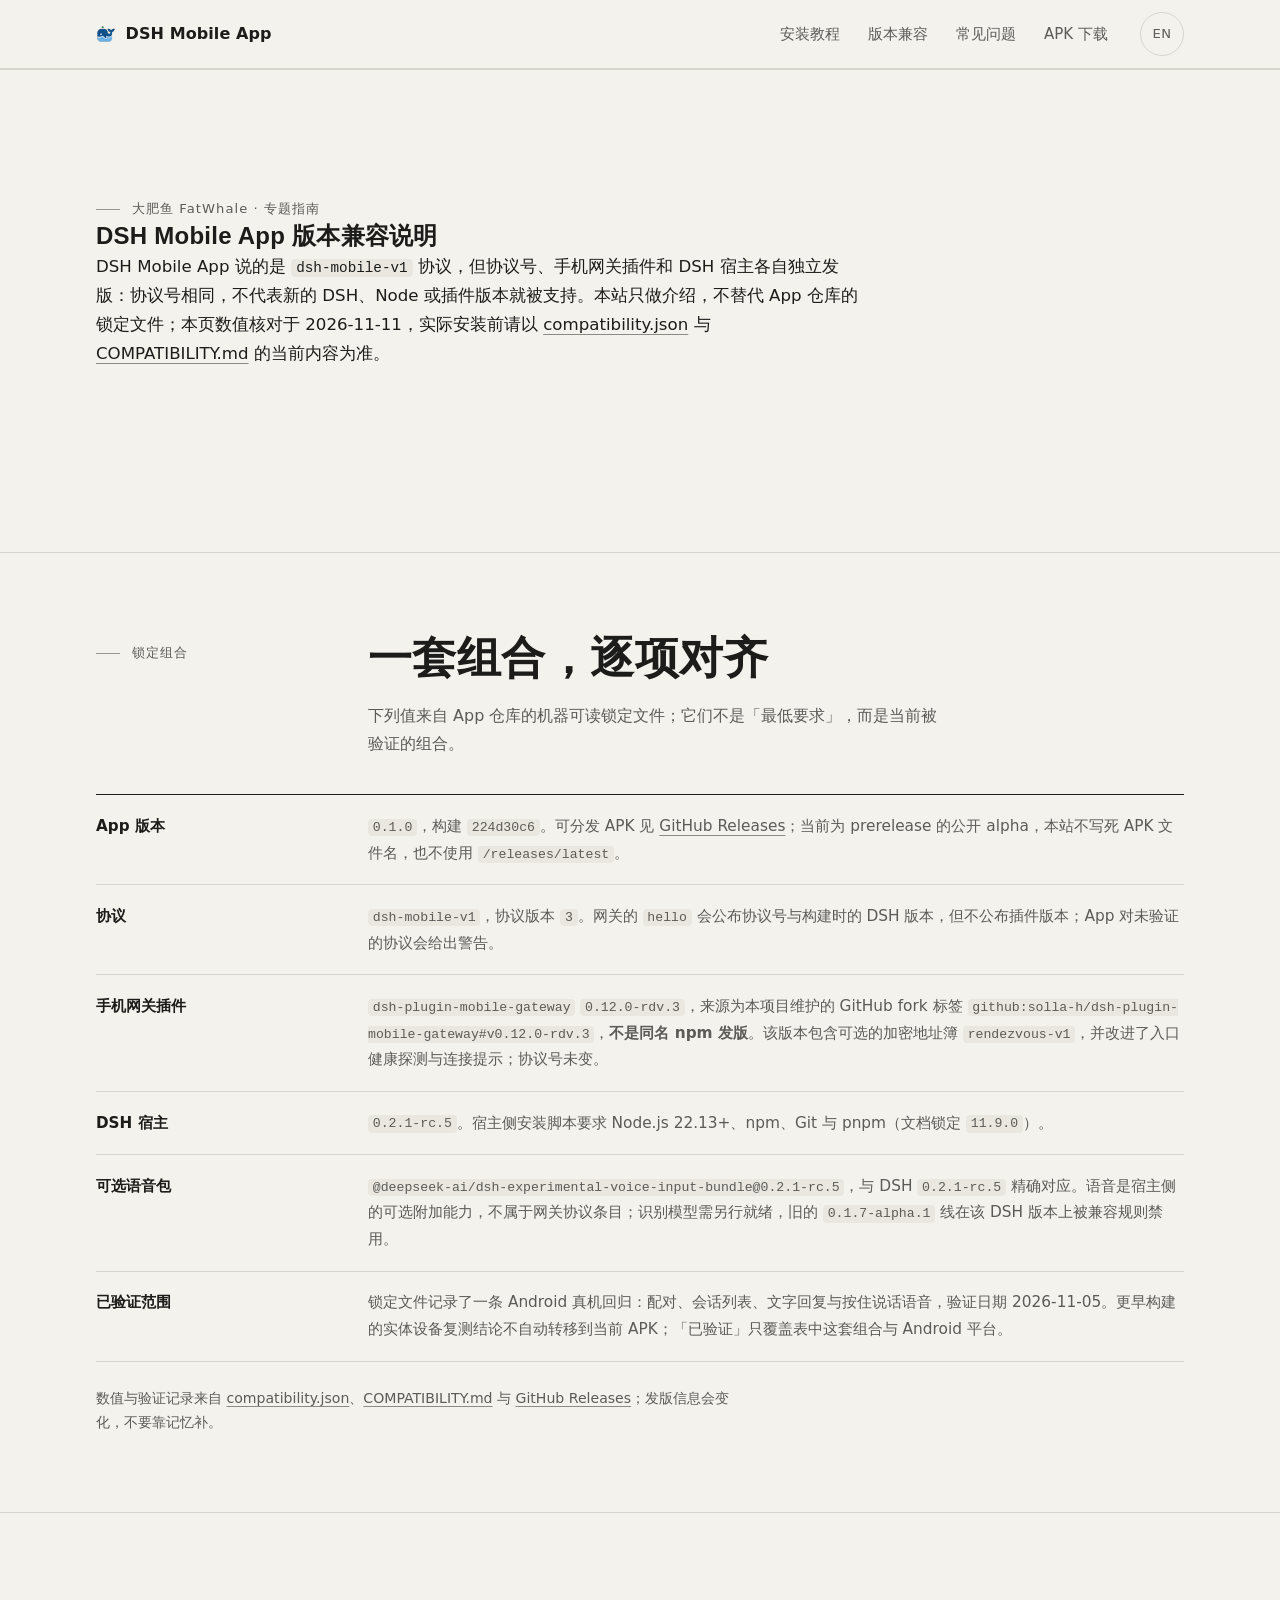
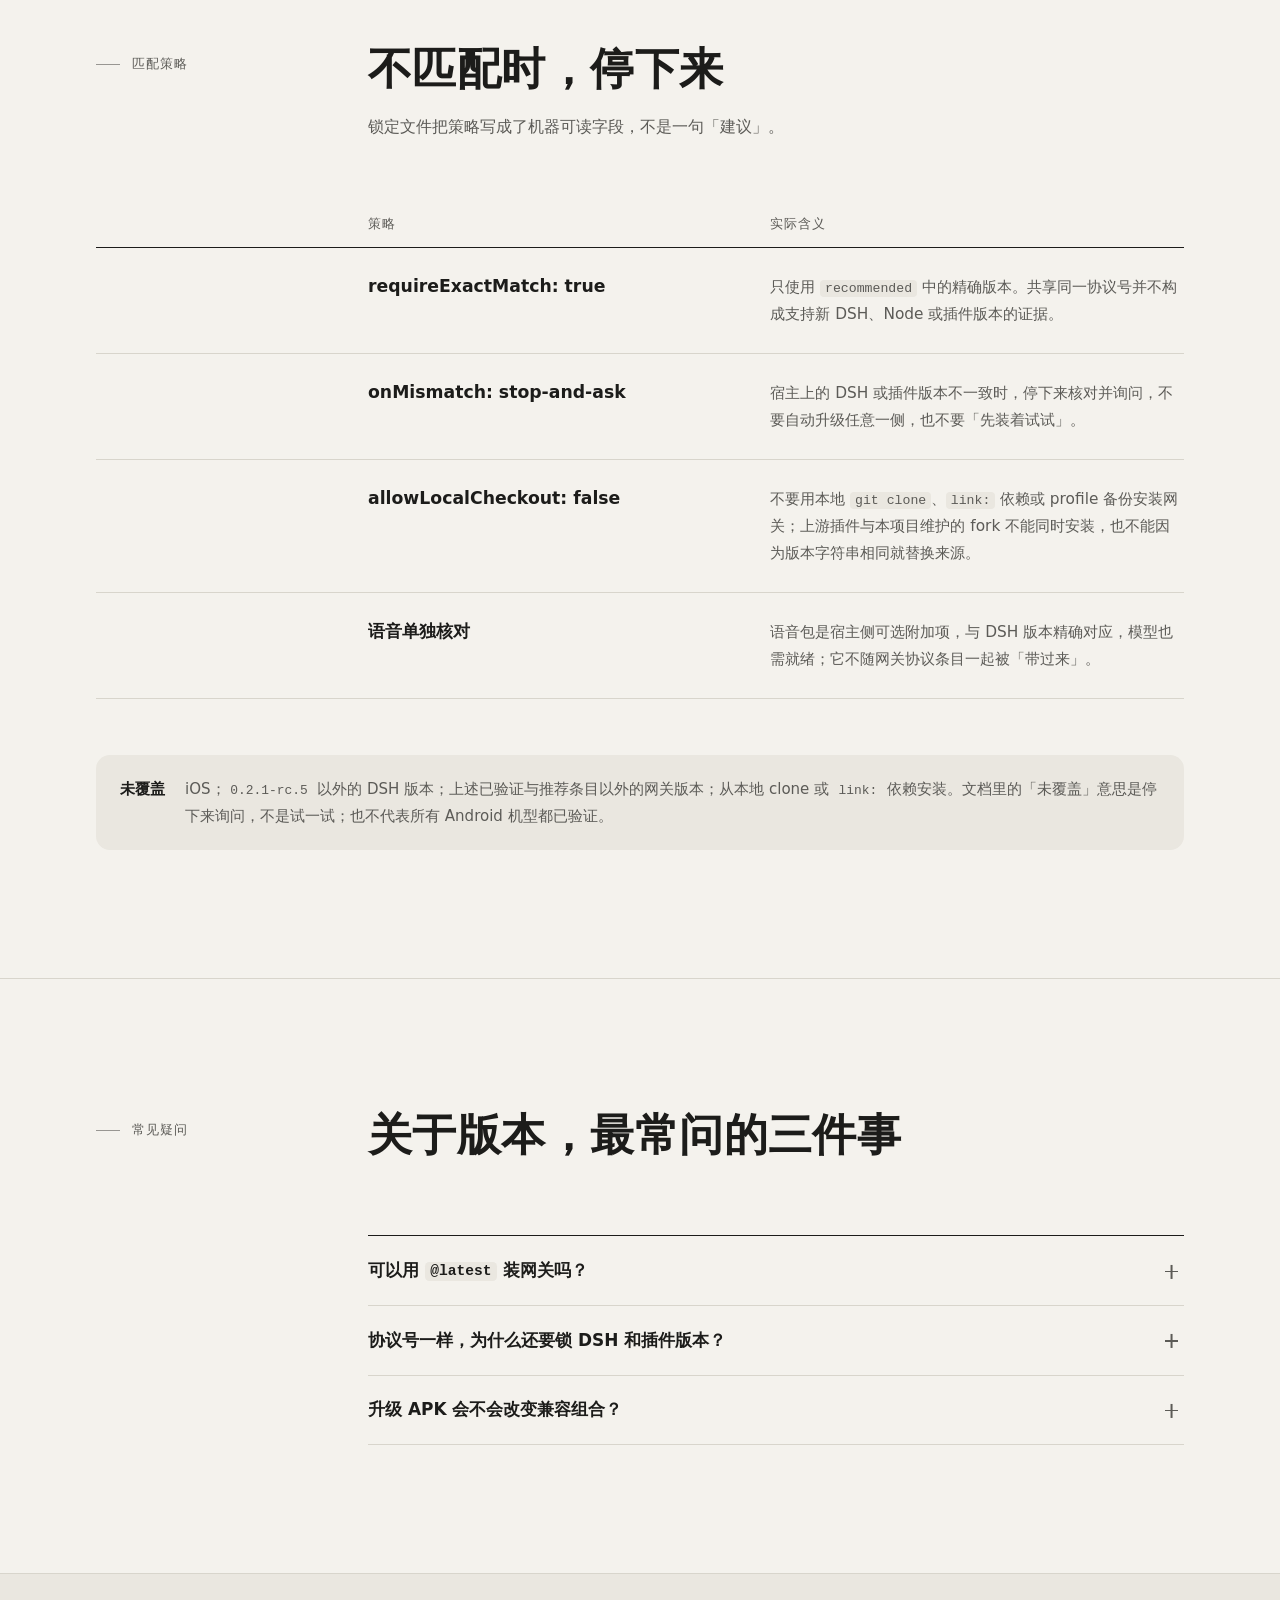
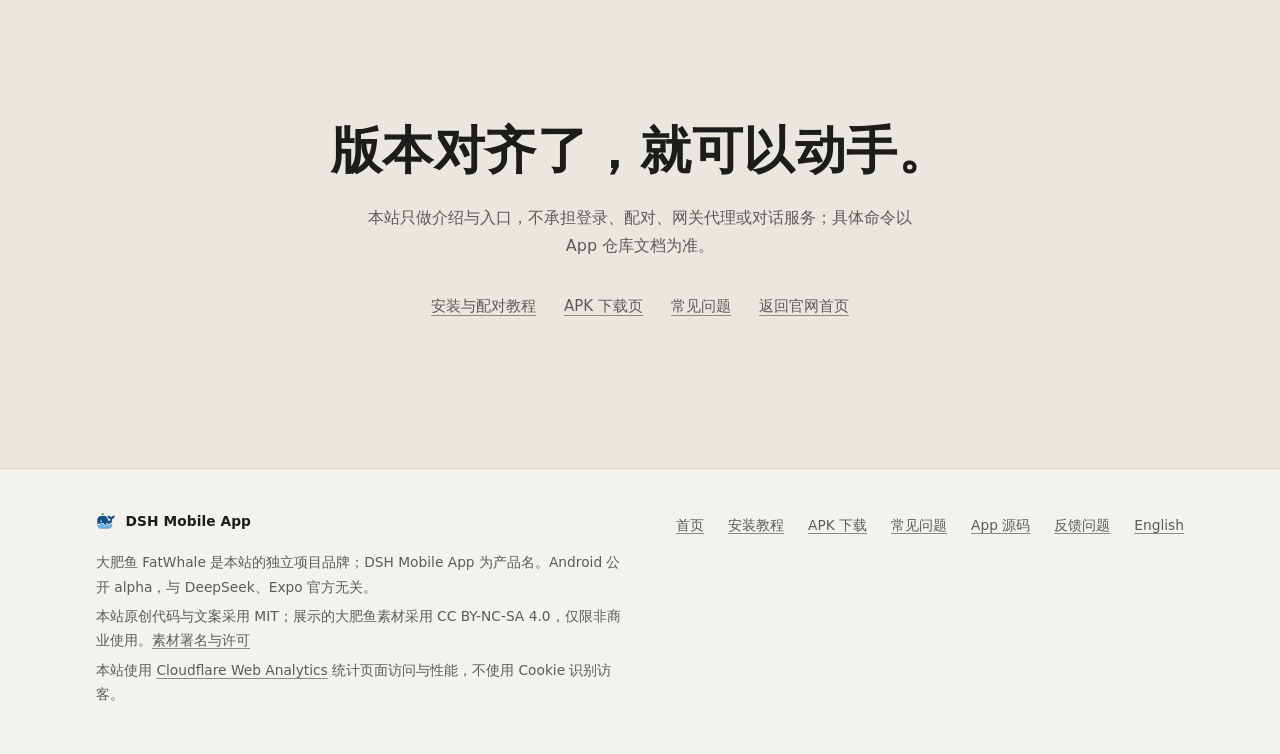
<file: site/compatibility/index.html>
<!doctype html>
<html lang="zh-CN">
<head>
  <meta charset="utf-8">
  <meta name="viewport" content="width=device-width, initial-scale=1">
  <link rel="canonical" href="https://fatwhale.app/compatibility/">
  <title>DSH Mobile App 版本兼容说明｜大肥鱼 FatWhale</title>
  <meta name="description" content="DSH Mobile App 版本兼容说明：App、dsh-mobile-v1 协议、手机网关插件、DSH 宿主与可选语音包的锁定组合，精确匹配策略、已验证范围与未覆盖情况。以 App 仓库 compatibility.json 为准。">
  <meta name="color-scheme" content="light dark">
  <meta name="theme-color" content="#f4f2ed" media="(prefers-color-scheme: light)">
  <meta name="theme-color" content="#252522" media="(prefers-color-scheme: dark)">
  <meta property="og:type" content="website">
  <meta property="og:locale" content="zh_CN">
  <meta property="og:site_name" content="大肥鱼 FatWhale · DSH Mobile App">
  <meta property="og:title" content="DSH Mobile App 版本兼容说明｜大肥鱼 FatWhale">
  <meta property="og:description" content="锁定组合、精确匹配策略与未覆盖范围。版本以 App 仓库 compatibility.json 和 COMPATIBILITY.md 为准。">
  <meta property="og:url" content="https://fatwhale.app/compatibility/">
  <meta property="og:image" content="https://fatwhale.app/og-cover.png">
  <meta property="og:image:width" content="1200">
  <meta property="og:image:height" content="630">
  <meta property="og:image:alt" content="大肥鱼 FatWhale · DSH Mobile App——DeepSeek Harness 远程安卓客户端">
  <meta name="twitter:card" content="summary_large_image">
  <meta name="twitter:image" content="https://fatwhale.app/og-cover.png">
  <link rel="icon" type="image/png" sizes="32x32" href="../favicon-32.png">
  <link rel="apple-touch-icon" type="image/png" sizes="180x180" href="../apple-touch-icon.png">
  <link rel="stylesheet" href="../styles.css">
  <script type="application/ld+json">
{
  "@context": "https://schema.org",
  "@type": "BreadcrumbList",
  "itemListElement": [
    {
      "@type": "ListItem",
      "position": 1,
      "name": "首页",
      "item": "https://fatwhale.app/"
    },
    {
      "@type": "ListItem",
      "position": 2,
      "name": "版本兼容",
      "item": "https://fatwhale.app/compatibility/"
    }
  ]
}
  </script>
</head>
<body>
  <a class="skip" href="#main">跳到正文</a>

  <header class="masthead">
    <div class="wrap masthead__inner">
      <a class="brand" href="../"><img class="brand__mark" src="../favicon-32.png" width="32" height="32" alt="">DSH Mobile App</a>
      <nav class="nav" aria-label="主要导航">
        <a href="../install/">安装教程</a>
        <a href="../compatibility/">版本兼容</a>
        <a href="../faq/">常见问题</a>
        <a href="../download/">APK 下载</a>
      </nav>
      <a class="lang" href="../en/" hreflang="en" lang="en">EN</a>
    </div>
  </header>

  <main id="main">
    <section class="section" aria-labelledby="page-title">
      <div class="wrap">
        <p class="eyebrow">大肥鱼 FatWhale · 专题指南</p>
        <h1 id="page-title" class="display">DSH Mobile App 版本兼容说明</h1>
        <p class="facts__definition">DSH Mobile App 说的是 <code>dsh-mobile-v1</code> 协议，但协议号、手机网关插件和 DSH 宿主各自独立发版：协议号相同，不代表新的 DSH、Node 或插件版本就被支持。本站只做介绍，不替代 App 仓库的锁定文件；本页数值核对于 2026-11-11，实际安装前请以 <a href="https://github.com/solla-h/dsh-mobile-app/blob/master/compatibility.json">compatibility.json</a> 与 <a href="https://github.com/solla-h/dsh-mobile-app/blob/master/docs/COMPATIBILITY.md">COMPATIBILITY.md</a> 的当前内容为准。</p>
      </div>
    </section>

    <section class="section section--facts" aria-labelledby="lock-title">
      <div class="wrap">
        <div class="section__head">
          <p class="eyebrow">锁定组合</p>
          <div>
            <h2 id="lock-title" class="display">一套组合，逐项对齐</h2>
            <p class="intro">下列值来自 App 仓库的机器可读锁定文件；它们不是「最低要求」，而是当前被验证的组合。</p>
          </div>
        </div>
        <dl class="facts">
          <div class="facts__row">
            <dt>App 版本</dt>
            <dd><code>0.1.0</code>，构建 <code>224d30c6</code>。可分发 APK 见 <a href="https://github.com/solla-h/dsh-mobile-app/releases">GitHub Releases</a>；当前为 prerelease 的公开 alpha，本站不写死 APK 文件名，也不使用 <code>/releases/latest</code>。</dd>
          </div>
          <div class="facts__row">
            <dt>协议</dt>
            <dd><code>dsh-mobile-v1</code>，协议版本 <code>3</code>。网关的 <code>hello</code> 会公布协议号与构建时的 DSH 版本，但不公布插件版本；App 对未验证的协议会给出警告。</dd>
          </div>
          <div class="facts__row">
            <dt>手机网关插件</dt>
            <dd><code>dsh-plugin-mobile-gateway</code> <code>0.12.0-rdv.3</code>，来源为本项目维护的 GitHub fork 标签 <code>github:solla-h/dsh-plugin-mobile-gateway#v0.12.0-rdv.3</code>，<b>不是同名 npm 发版</b>。该版本包含可选的加密地址簿 <code>rendezvous-v1</code>，并改进了入口健康探测与连接提示；协议号未变。</dd>
          </div>
          <div class="facts__row">
            <dt>DSH 宿主</dt>
            <dd><code>0.2.1-rc.5</code>。宿主侧安装脚本要求 Node.js 22.13+、npm、Git 与 pnpm（文档锁定 <code>11.9.0</code>）。</dd>
          </div>
          <div class="facts__row">
            <dt>可选语音包</dt>
            <dd><code>@deepseek-ai/dsh-experimental-voice-input-bundle@0.2.1-rc.5</code>，与 DSH <code>0.2.1-rc.5</code> 精确对应。语音是宿主侧的可选附加能力，不属于网关协议条目；识别模型需另行就绪，旧的 <code>0.1.7-alpha.1</code> 线在该 DSH 版本上被兼容规则禁用。</dd>
          </div>
          <div class="facts__row">
            <dt>已验证范围</dt>
            <dd>锁定文件记录了一条 Android 真机回归：配对、会话列表、文字回复与按住说话语音，验证日期 2026-11-05。更早构建的实体设备复测结论不自动转移到当前 APK；「已验证」只覆盖表中这套组合与 Android 平台。</dd>
          </div>
        </dl>
        <p class="facts__source">数值与验证记录来自 <a href="https://github.com/solla-h/dsh-mobile-app/blob/master/compatibility.json">compatibility.json</a>、<a href="https://github.com/solla-h/dsh-mobile-app/blob/master/docs/COMPATIBILITY.md">COMPATIBILITY.md</a> 与 <a href="https://github.com/solla-h/dsh-mobile-app/releases">GitHub Releases</a>；发版信息会变化，不要靠记忆补。</p>
      </div>
    </section>

    <section class="section" id="policy" aria-labelledby="policy-title">
      <div class="wrap">
        <div class="section__head">
          <p class="eyebrow">匹配策略</p>
          <div>
            <h2 id="policy-title" class="display">不匹配时，停下来</h2>
            <p class="intro">锁定文件把策略写成了机器可读字段，不是一句「建议」。</p>
          </div>
        </div>

        <div class="ledger__labels" aria-hidden="true"><span></span><span>策略</span><span>实际含义</span></div>
        <ul class="ledger">
          <li>
            <h3>requireExactMatch: true</h3>
            <p><span class="tag">前提</span>只使用 <code>recommended</code> 中的精确版本。共享同一协议号并不构成支持新 DSH、Node 或插件版本的证据。</p>
          </li>
          <li>
            <h3>onMismatch: stop-and-ask</h3>
            <p><span class="tag">前提</span>宿主上的 DSH 或插件版本不一致时，停下来核对并询问，不要自动升级任意一侧，也不要「先装着试试」。</p>
          </li>
          <li>
            <h3>allowLocalCheckout: false</h3>
            <p><span class="tag">前提</span>不要用本地 <code>git clone</code>、<code>link:</code> 依赖或 profile 备份安装网关；上游插件与本项目维护的 fork 不能同时安装，也不能因为版本字符串相同就替换来源。</p>
          </li>
          <li>
            <h3>语音单独核对</h3>
            <p><span class="tag">前提</span>语音包是宿主侧可选附加项，与 DSH 版本精确对应，模型也需就绪；它不随网关协议条目一起被「带过来」。</p>
          </li>
        </ul>

        <div class="preflight">
          <b>未覆盖</b>
          <p>iOS；<code>0.2.1-rc.5</code> 以外的 DSH 版本；上述已验证与推荐条目以外的网关版本；从本地 clone 或 <code>link:</code> 依赖安装。文档里的「未覆盖」意思是停下来询问，不是试一试；也不代表所有 Android 机型都已验证。</p>
        </div>
      </div>
    </section>

    <section class="section" id="faq" aria-labelledby="faq-title">
      <div class="wrap">
        <div class="section__head">
          <p class="eyebrow">常见疑问</p>
          <div>
            <h2 id="faq-title" class="display">关于版本，最常问的三件事</h2>
          </div>
        </div>
        <div class="faq-layout">
          <div class="spacer"></div>
          <div class="faq">
            <details>
              <summary>可以用 <code>@latest</code> 装网关吗？</summary>
              <div class="answer"><p>不可以。网关来源是带精确 GitHub 标签的 fork，不是 npm 版本线；使用 <code>@latest</code>、本地 checkout 或同名上游包都会脱离已验证组合。安装脚本会读取锁定文件并校验已安装包的来源与版本。</p></div>
            </details>
            <details>
              <summary>协议号一样，为什么还要锁 DSH 和插件版本？</summary>
              <div class="answer"><p>网关的 <code>hello</code> 只公布协议号与构建时的 DSH 版本，不公布插件版本；协议号相同不代表新版本的上游依赖、行为或宿主能力已被验证。兼容说明把这一点列为前提，而不是可选项。</p></div>
            </details>
            <details>
              <summary>升级 APK 会不会改变兼容组合？</summary>
              <div class="answer"><p>以新版本 App 仓库当前的 <code>compatibility.json</code> 为准重新核对，不要把旧页面的数值沿用过去。升级 APK 时直接覆盖安装、不要先卸载；若宿主侧组合已不在锁定范围，先停下来确认再继续。完整安装顺序见<a href="../install/">安装与配对教程</a>。</p></div>
            </details>
          </div>
        </div>
      </div>
    </section>

    <section class="closing" aria-labelledby="next-title">
      <div class="wrap">
        <h2 id="next-title" class="display">版本对齐了，就可以动手。</h2>
        <p>本站只做介绍与入口，不承担登录、配对、网关代理或对话服务；具体命令以 App 仓库文档为准。</p>
        <div class="more">
          <a href="../install/">安装与配对教程</a>
          <a href="../download/">APK 下载页</a>
          <a href="../faq/">常见问题</a>
          <a href="../">返回官网首页</a>
        </div>
      </div>
    </section>
  </main>

  <footer class="footer">
    <div class="wrap footer__grid">
      <div>
        <p class="brand"><img class="brand__mark" src="../favicon-32.png" width="32" height="32" alt="">DSH Mobile App</p>
        <p>大肥鱼 FatWhale 是本站的独立项目品牌；DSH Mobile App 为产品名。Android 公开 alpha，与 DeepSeek、Expo 官方无关。</p>
        <p>本站原创代码与文案采用 MIT；展示的大肥鱼素材采用 CC BY-NC-SA 4.0，仅限非商业使用。<a href="../media/ATTRIBUTION.txt">素材署名与许可</a></p>
        <p>本站使用 <a href="https://www.cloudflare.com/web-analytics/">Cloudflare Web Analytics</a> 统计页面访问与性能，不使用 Cookie 识别访客。</p>
      </div>
      <nav aria-label="页脚链接">
        <a href="../">首页</a>
        <a href="../install/">安装教程</a>
        <a href="../download/">APK 下载</a>
        <a href="../faq/">常见问题</a>
        <a href="https://github.com/solla-h/dsh-mobile-app">App 源码</a>
        <a href="https://github.com/solla-h/dsh-mobile-app/issues">反馈问题</a>
        <a href="../en/" hreflang="en" lang="en">English</a>
      </nav>
    </div>
  </footer>
</body>
</html>
</file>
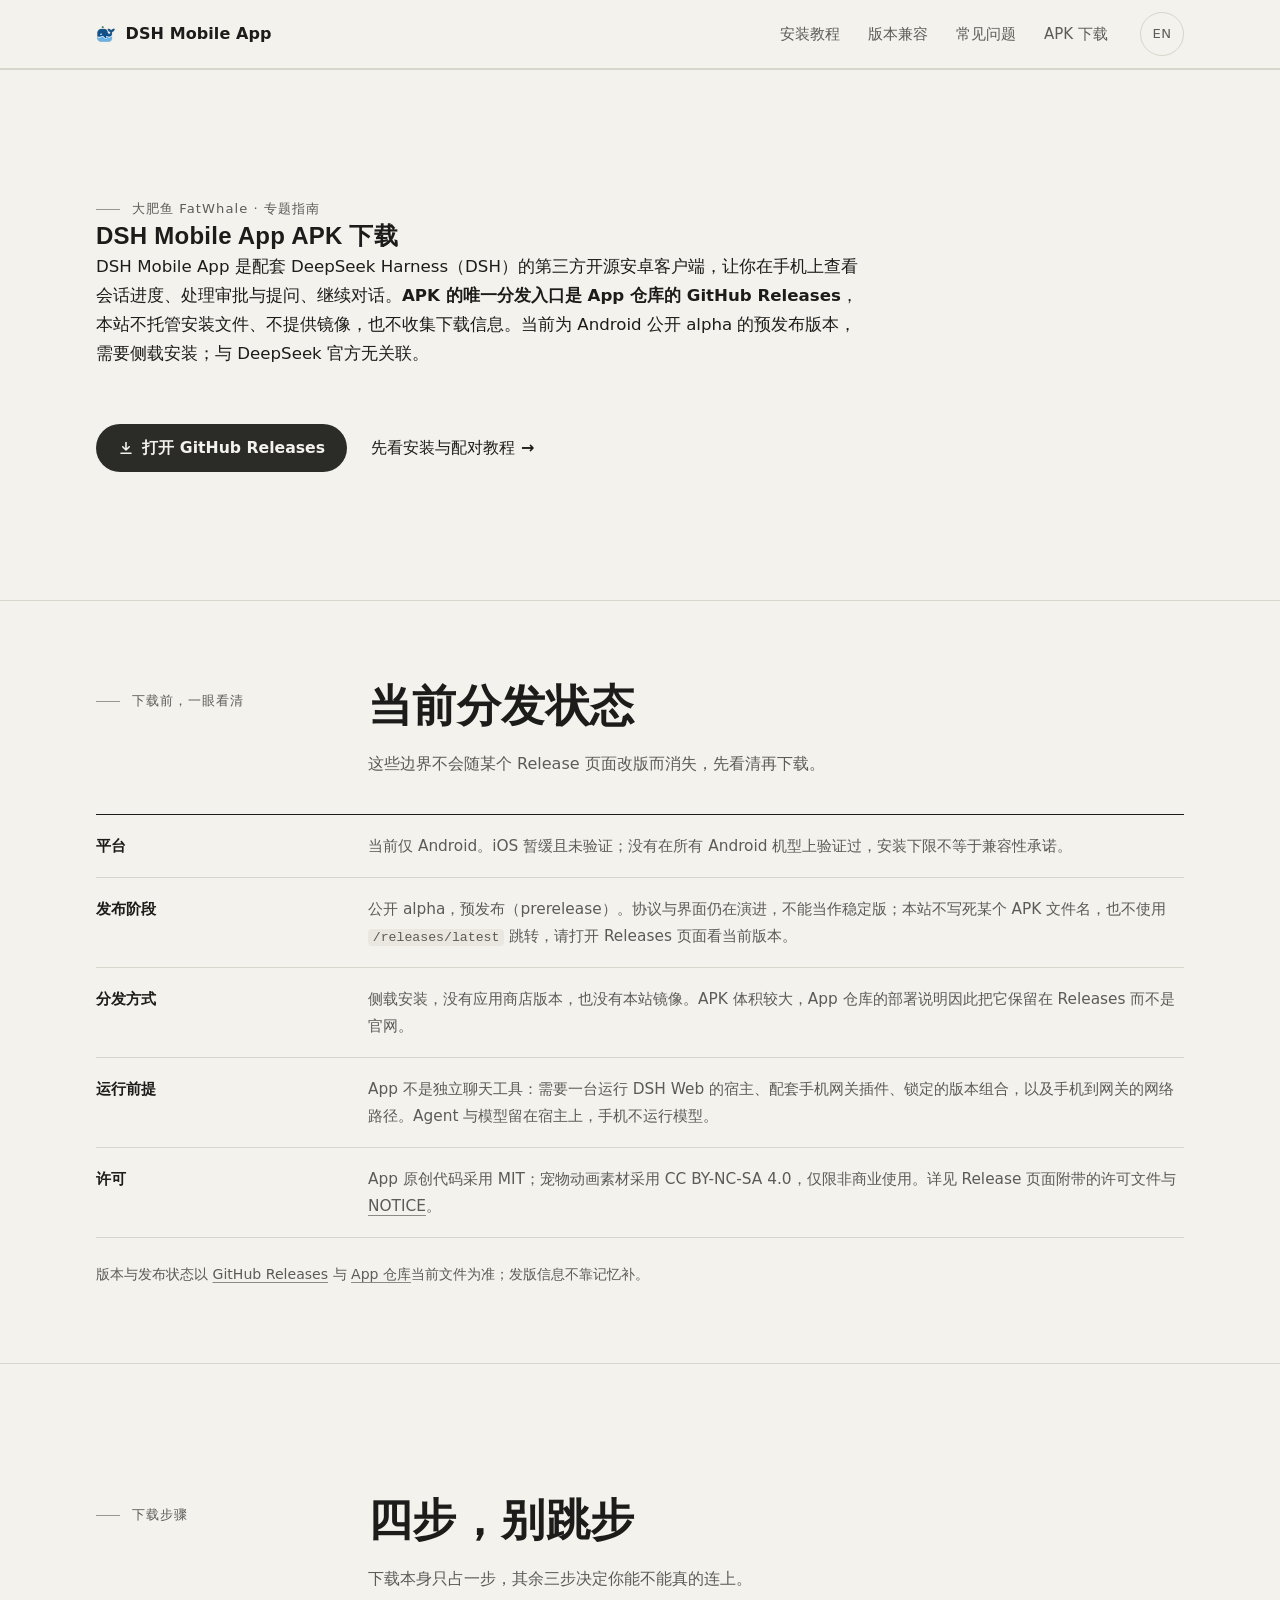
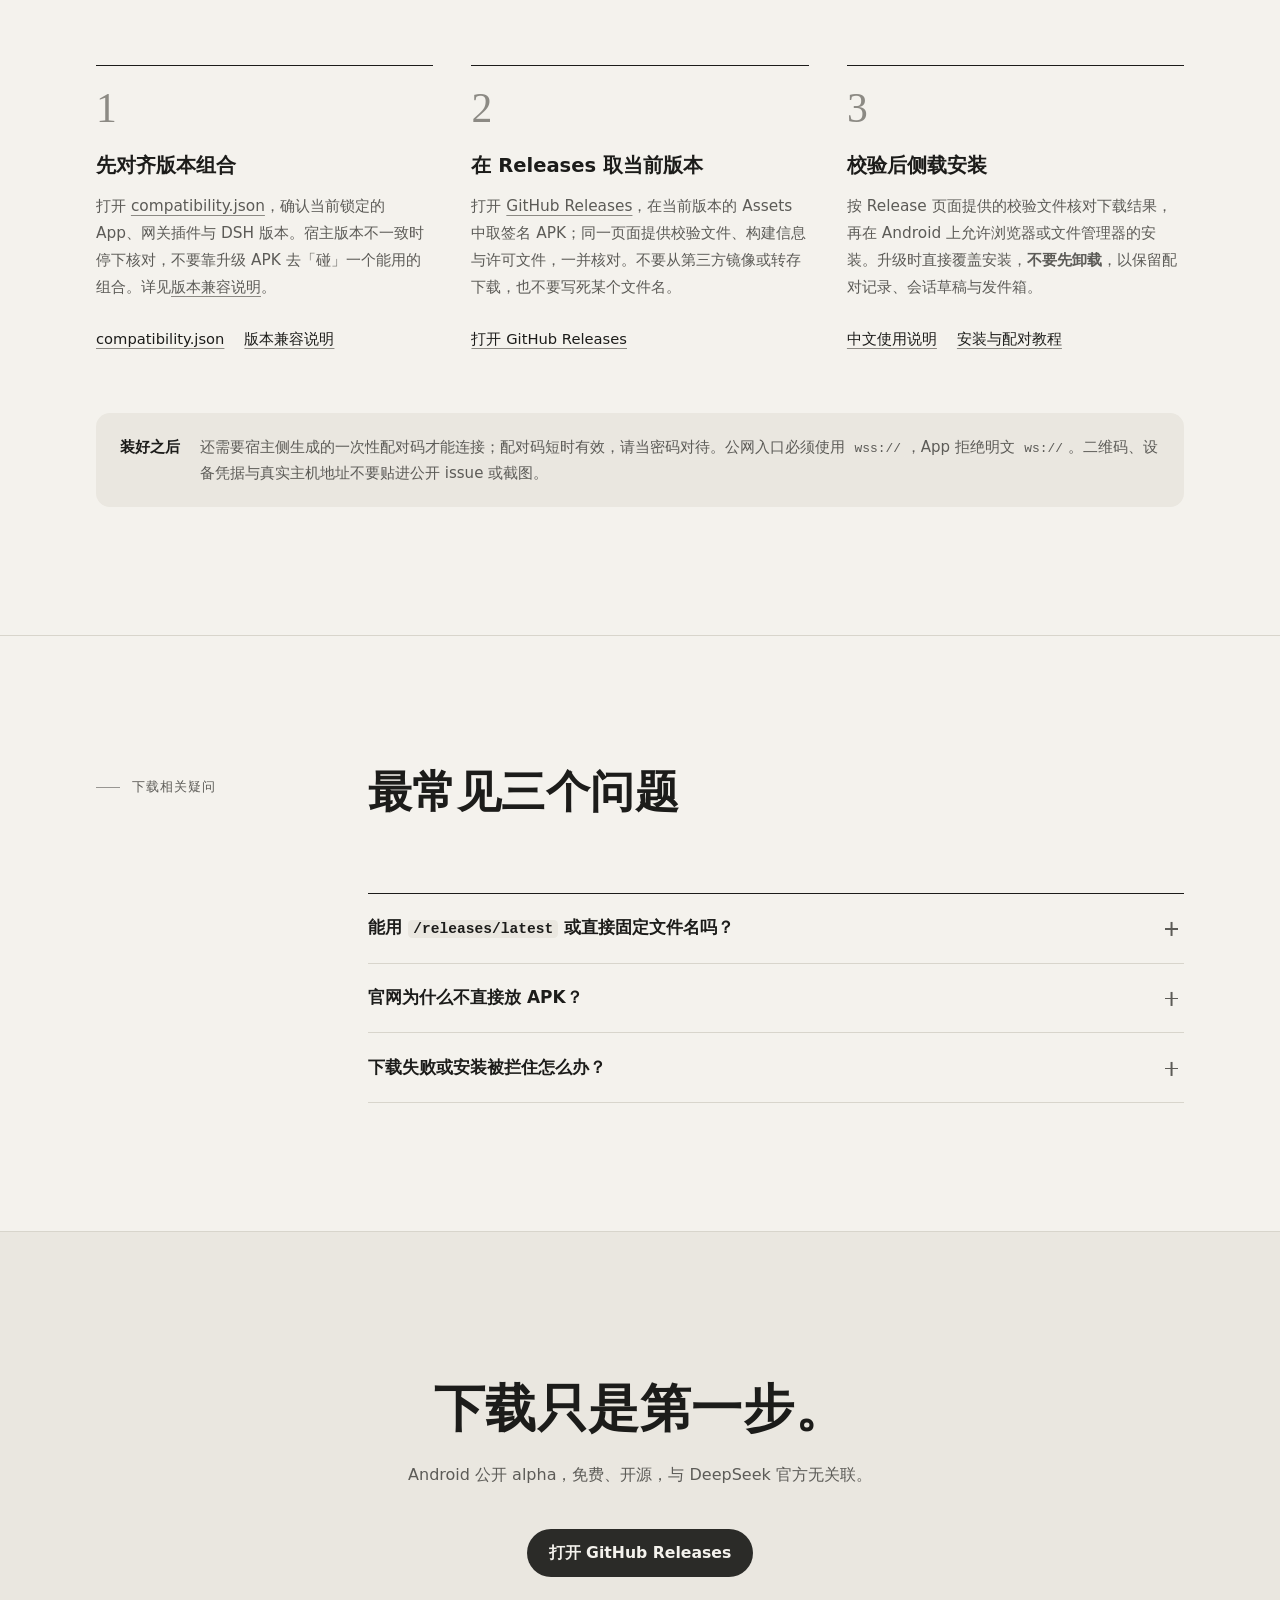
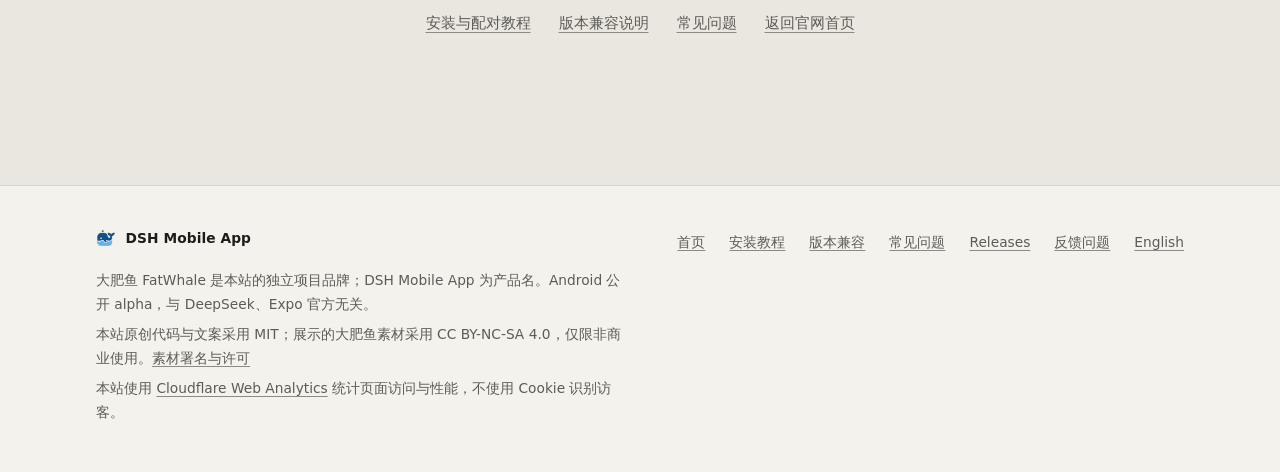
<file: site/download/index.html>
<!doctype html>
<html lang="zh-CN">
<head>
  <meta charset="utf-8">
  <meta name="viewport" content="width=device-width, initial-scale=1">
  <link rel="canonical" href="https://fatwhale.app/download/">
  <title>DSH Mobile App APK 下载｜DeepSeek Harness 安卓客户端 · 大肥鱼 FatWhale</title>
  <meta name="description" content="DSH Mobile App APK 下载：DeepSeek Harness 的第三方开源安卓客户端。唯一分发入口是 GitHub Releases，当前为公开 alpha 的 prerelease，需侧载安装；含下载前核对清单、校验与覆盖升级说明。">
  <meta name="color-scheme" content="light dark">
  <meta name="theme-color" content="#f4f2ed" media="(prefers-color-scheme: light)">
  <meta name="theme-color" content="#252522" media="(prefers-color-scheme: dark)">
  <meta property="og:type" content="website">
  <meta property="og:locale" content="zh_CN">
  <meta property="og:site_name" content="大肥鱼 FatWhale · DSH Mobile App">
  <meta property="og:title" content="DSH Mobile App APK 下载｜DeepSeek Harness 安卓客户端 · 大肥鱼 FatWhale">
  <meta property="og:description" content="唯一入口 GitHub Releases，公开 alpha 侧载安装；附下载前核对清单与校验说明。">
  <meta property="og:url" content="https://fatwhale.app/download/">
  <meta property="og:image" content="https://fatwhale.app/og-cover.png">
  <meta property="og:image:width" content="1200">
  <meta property="og:image:height" content="630">
  <meta property="og:image:alt" content="大肥鱼 FatWhale · DSH Mobile App——DeepSeek Harness 远程安卓客户端">
  <meta name="twitter:card" content="summary_large_image">
  <meta name="twitter:image" content="https://fatwhale.app/og-cover.png">
  <link rel="icon" type="image/png" sizes="32x32" href="../favicon-32.png">
  <link rel="apple-touch-icon" type="image/png" sizes="180x180" href="../apple-touch-icon.png">
  <link rel="stylesheet" href="../styles.css">
  <script type="application/ld+json">
{
  "@context": "https://schema.org",
  "@type": "BreadcrumbList",
  "itemListElement": [
    {
      "@type": "ListItem",
      "position": 1,
      "name": "首页",
      "item": "https://fatwhale.app/"
    },
    {
      "@type": "ListItem",
      "position": 2,
      "name": "APK 下载",
      "item": "https://fatwhale.app/download/"
    }
  ]
}
  </script>
</head>
<body>
  <a class="skip" href="#main">跳到正文</a>

  <header class="masthead">
    <div class="wrap masthead__inner">
      <a class="brand" href="../"><img class="brand__mark" src="../favicon-32.png" width="32" height="32" alt="">DSH Mobile App</a>
      <nav class="nav" aria-label="主要导航">
        <a href="../install/">安装教程</a>
        <a href="../compatibility/">版本兼容</a>
        <a href="../faq/">常见问题</a>
        <a href="../download/">APK 下载</a>
      </nav>
      <a class="lang" href="../en/" hreflang="en" lang="en">EN</a>
    </div>
  </header>

  <main id="main">
    <section class="section" aria-labelledby="page-title">
      <div class="wrap">
        <p class="eyebrow">大肥鱼 FatWhale · 专题指南</p>
        <h1 id="page-title" class="display">DSH Mobile App APK 下载</h1>
        <p class="facts__definition">DSH Mobile App 是配套 DeepSeek Harness（DSH）的第三方开源安卓客户端，让你在手机上查看会话进度、处理审批与提问、继续对话。<b>APK 的唯一分发入口是 App 仓库的 GitHub Releases</b>，本站不托管安装文件、不提供镜像，也不收集下载信息。当前为 Android 公开 alpha 的预发布版本，需要侧载安装；与 DeepSeek 官方无关联。</p>
        <div class="actions">
          <a class="btn btn--primary" href="https://github.com/solla-h/dsh-mobile-app/releases">
            <svg class="btn__glyph" viewBox="0 0 16 16" fill="none" stroke="currentColor" stroke-width="1.6" stroke-linecap="round" stroke-linejoin="round" aria-hidden="true"><path d="M8 2.5v7.5M4.75 6.75 8 10l3.25-3.25M3 13.25h10"/></svg>
            打开 GitHub Releases
          </a>
          <a class="link-quiet" href="../install/">先看安装与配对教程 <span aria-hidden="true">→</span></a>
        </div>
      </div>
    </section>

    <section class="section section--facts" aria-labelledby="state-title">
      <div class="wrap">
        <div class="section__head">
          <p class="eyebrow">下载前，一眼看清</p>
          <div>
            <h2 id="state-title" class="display">当前分发状态</h2>
            <p class="intro">这些边界不会随某个 Release 页面改版而消失，先看清再下载。</p>
          </div>
        </div>
        <dl class="facts">
          <div class="facts__row">
            <dt>平台</dt>
            <dd>当前仅 Android。iOS 暂缓且未验证；没有在所有 Android 机型上验证过，安装下限不等于兼容性承诺。</dd>
          </div>
          <div class="facts__row">
            <dt>发布阶段</dt>
            <dd>公开 alpha，预发布（prerelease）。协议与界面仍在演进，不能当作稳定版；本站不写死某个 APK 文件名，也不使用 <code>/releases/latest</code> 跳转，请打开 Releases 页面看当前版本。</dd>
          </div>
          <div class="facts__row">
            <dt>分发方式</dt>
            <dd>侧载安装，没有应用商店版本，也没有本站镜像。APK 体积较大，App 仓库的部署说明因此把它保留在 Releases 而不是官网。</dd>
          </div>
          <div class="facts__row">
            <dt>运行前提</dt>
            <dd>App 不是独立聊天工具：需要一台运行 DSH Web 的宿主、配套手机网关插件、锁定的版本组合，以及手机到网关的网络路径。Agent 与模型留在宿主上，手机不运行模型。</dd>
          </div>
          <div class="facts__row">
            <dt>许可</dt>
            <dd>App 原创代码采用 MIT；宠物动画素材采用 CC BY-NC-SA 4.0，仅限非商业使用。详见 Release 页面附带的许可文件与 <a href="https://github.com/solla-h/dsh-mobile-app/blob/master/NOTICE">NOTICE</a>。</dd>
          </div>
        </dl>
        <p class="facts__source">版本与发布状态以 <a href="https://github.com/solla-h/dsh-mobile-app/releases">GitHub Releases</a> 与 <a href="https://github.com/solla-h/dsh-mobile-app">App 仓库</a>当前文件为准；发版信息不靠记忆补。</p>
      </div>
    </section>

    <section class="section" id="checklist" aria-labelledby="check-title">
      <div class="wrap">
        <div class="section__head">
          <p class="eyebrow">下载步骤</p>
          <div>
            <h2 id="check-title" class="display">四步，别跳步</h2>
            <p class="intro">下载本身只占一步，其余三步决定你能不能真的连上。</p>
          </div>
        </div>

        <ol class="steps">
          <li class="step">
            <h3>先对齐版本组合</h3>
            <p>打开 <a href="https://github.com/solla-h/dsh-mobile-app/blob/master/compatibility.json">compatibility.json</a>，确认当前锁定的 App、网关插件与 DSH 版本。宿主版本不一致时停下核对，不要靠升级 APK 去「碰」一个能用的组合。详见<a href="../compatibility/">版本兼容说明</a>。</p>
            <div class="links">
              <a href="https://github.com/solla-h/dsh-mobile-app/blob/master/compatibility.json">compatibility.json</a>
              <a href="https://github.com/solla-h/dsh-mobile-app/blob/master/docs/COMPATIBILITY.md">版本兼容说明</a>
            </div>
          </li>
          <li class="step">
            <h3>在 Releases 取当前版本</h3>
            <p>打开 <a href="https://github.com/solla-h/dsh-mobile-app/releases">GitHub Releases</a>，在当前版本的 Assets 中取签名 APK；同一页面提供校验文件、构建信息与许可文件，一并核对。不要从第三方镜像或转存下载，也不要写死某个文件名。</p>
            <div class="links">
              <a href="https://github.com/solla-h/dsh-mobile-app/releases">打开 GitHub Releases</a>
            </div>
          </li>
          <li class="step">
            <h3>校验后侧载安装</h3>
            <p>按 Release 页面提供的校验文件核对下载结果，再在 Android 上允许浏览器或文件管理器的安装。升级时直接覆盖安装，<b>不要先卸载</b>，以保留配对记录、会话草稿与发件箱。</p>
            <div class="links">
              <a href="https://github.com/solla-h/dsh-mobile-app/blob/master/docs/USER-GUIDE.zh-CN.md">中文使用说明</a>
              <a href="../install/">安装与配对教程</a>
            </div>
          </li>
        </ol>

        <div class="preflight">
          <b>装好之后</b>
          <p>还需要宿主侧生成的一次性配对码才能连接；配对码短时有效，请当密码对待。公网入口必须使用 <code>wss://</code>，App 拒绝明文 <code>ws://</code>。二维码、设备凭据与真实主机地址不要贴进公开 issue 或截图。</p>
        </div>
      </div>
    </section>

    <section class="section" id="faq" aria-labelledby="faq-title">
      <div class="wrap">
        <div class="section__head">
          <p class="eyebrow">下载相关疑问</p>
          <div>
            <h2 id="faq-title" class="display">最常见三个问题</h2>
          </div>
        </div>
        <div class="faq-layout">
          <div class="spacer"></div>
          <div class="faq">
            <details>
              <summary>能用 <code>/releases/latest</code> 或直接固定文件名吗？</summary>
              <div class="answer"><p>不建议，本站也不这么做。当前版本是预发布，文件名与 tag 会随发布变化；请打开 Releases 页面按当前版本选择，并使用同页的校验文件核对。</p></div>
            </details>
            <details>
              <summary>官网为什么不直接放 APK？</summary>
              <div class="answer"><p>APK 由 App 仓库的发布流水线构建与签名，Releases 是唯一可核对来源；本站是静态介绍站，不托管安装文件、不提供镜像，也不统计下载完成或安装结果。这样下载来源、校验与签名证据都集中在一处。</p></div>
            </details>
            <details>
              <summary>下载失败或安装被拦住怎么办？</summary>
              <div class="answer"><p>先确认网络与浏览器/文件管理器的安装权限，再核对文件是否完整；仍不行请到 <a href="https://github.com/solla-h/dsh-mobile-app/issues">GitHub Issues</a> 附上 App、网关与 DSH 版本和复现步骤。更多边界见<a href="../faq/">常见问题</a>。</p></div>
            </details>
          </div>
        </div>
      </div>
    </section>

    <section class="closing" aria-labelledby="next-title">
      <div class="wrap">
        <h2 id="next-title" class="display">下载只是第一步。</h2>
        <p>Android 公开 alpha，免费、开源，与 DeepSeek 官方无关联。</p>
        <div class="actions">
          <a class="btn btn--primary" href="https://github.com/solla-h/dsh-mobile-app/releases">打开 GitHub Releases</a>
        </div>
        <div class="more">
          <a href="../install/">安装与配对教程</a>
          <a href="../compatibility/">版本兼容说明</a>
          <a href="../faq/">常见问题</a>
          <a href="../">返回官网首页</a>
        </div>
      </div>
    </section>
  </main>

  <footer class="footer">
    <div class="wrap footer__grid">
      <div>
        <p class="brand"><img class="brand__mark" src="../favicon-32.png" width="32" height="32" alt="">DSH Mobile App</p>
        <p>大肥鱼 FatWhale 是本站的独立项目品牌；DSH Mobile App 为产品名。Android 公开 alpha，与 DeepSeek、Expo 官方无关。</p>
        <p>本站原创代码与文案采用 MIT；展示的大肥鱼素材采用 CC BY-NC-SA 4.0，仅限非商业使用。<a href="../media/ATTRIBUTION.txt">素材署名与许可</a></p>
        <p>本站使用 <a href="https://www.cloudflare.com/web-analytics/">Cloudflare Web Analytics</a> 统计页面访问与性能，不使用 Cookie 识别访客。</p>
      </div>
      <nav aria-label="页脚链接">
        <a href="../">首页</a>
        <a href="../install/">安装教程</a>
        <a href="../compatibility/">版本兼容</a>
        <a href="../faq/">常见问题</a>
        <a href="https://github.com/solla-h/dsh-mobile-app/releases">Releases</a>
        <a href="https://github.com/solla-h/dsh-mobile-app/issues">反馈问题</a>
        <a href="../en/" hreflang="en" lang="en">English</a>
      </nav>
    </div>
  </footer>
</body>
</html>
</file>
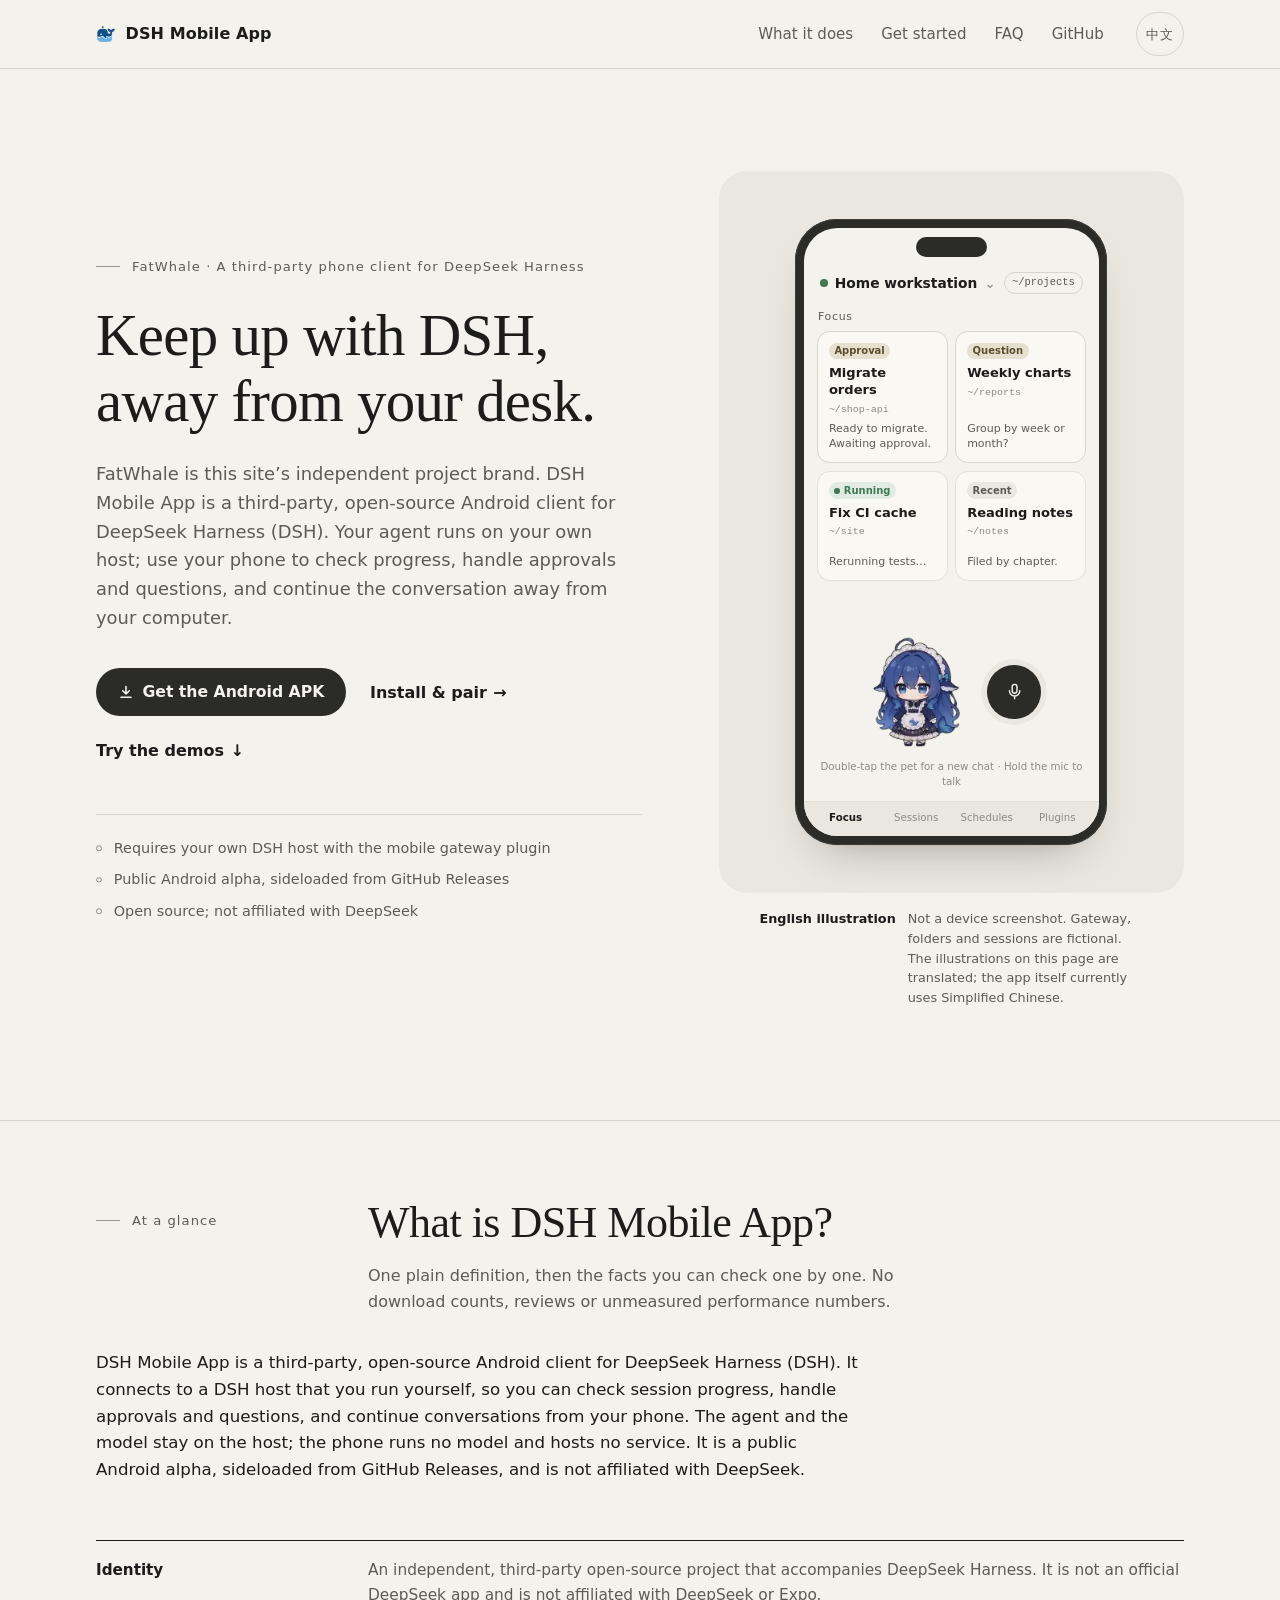
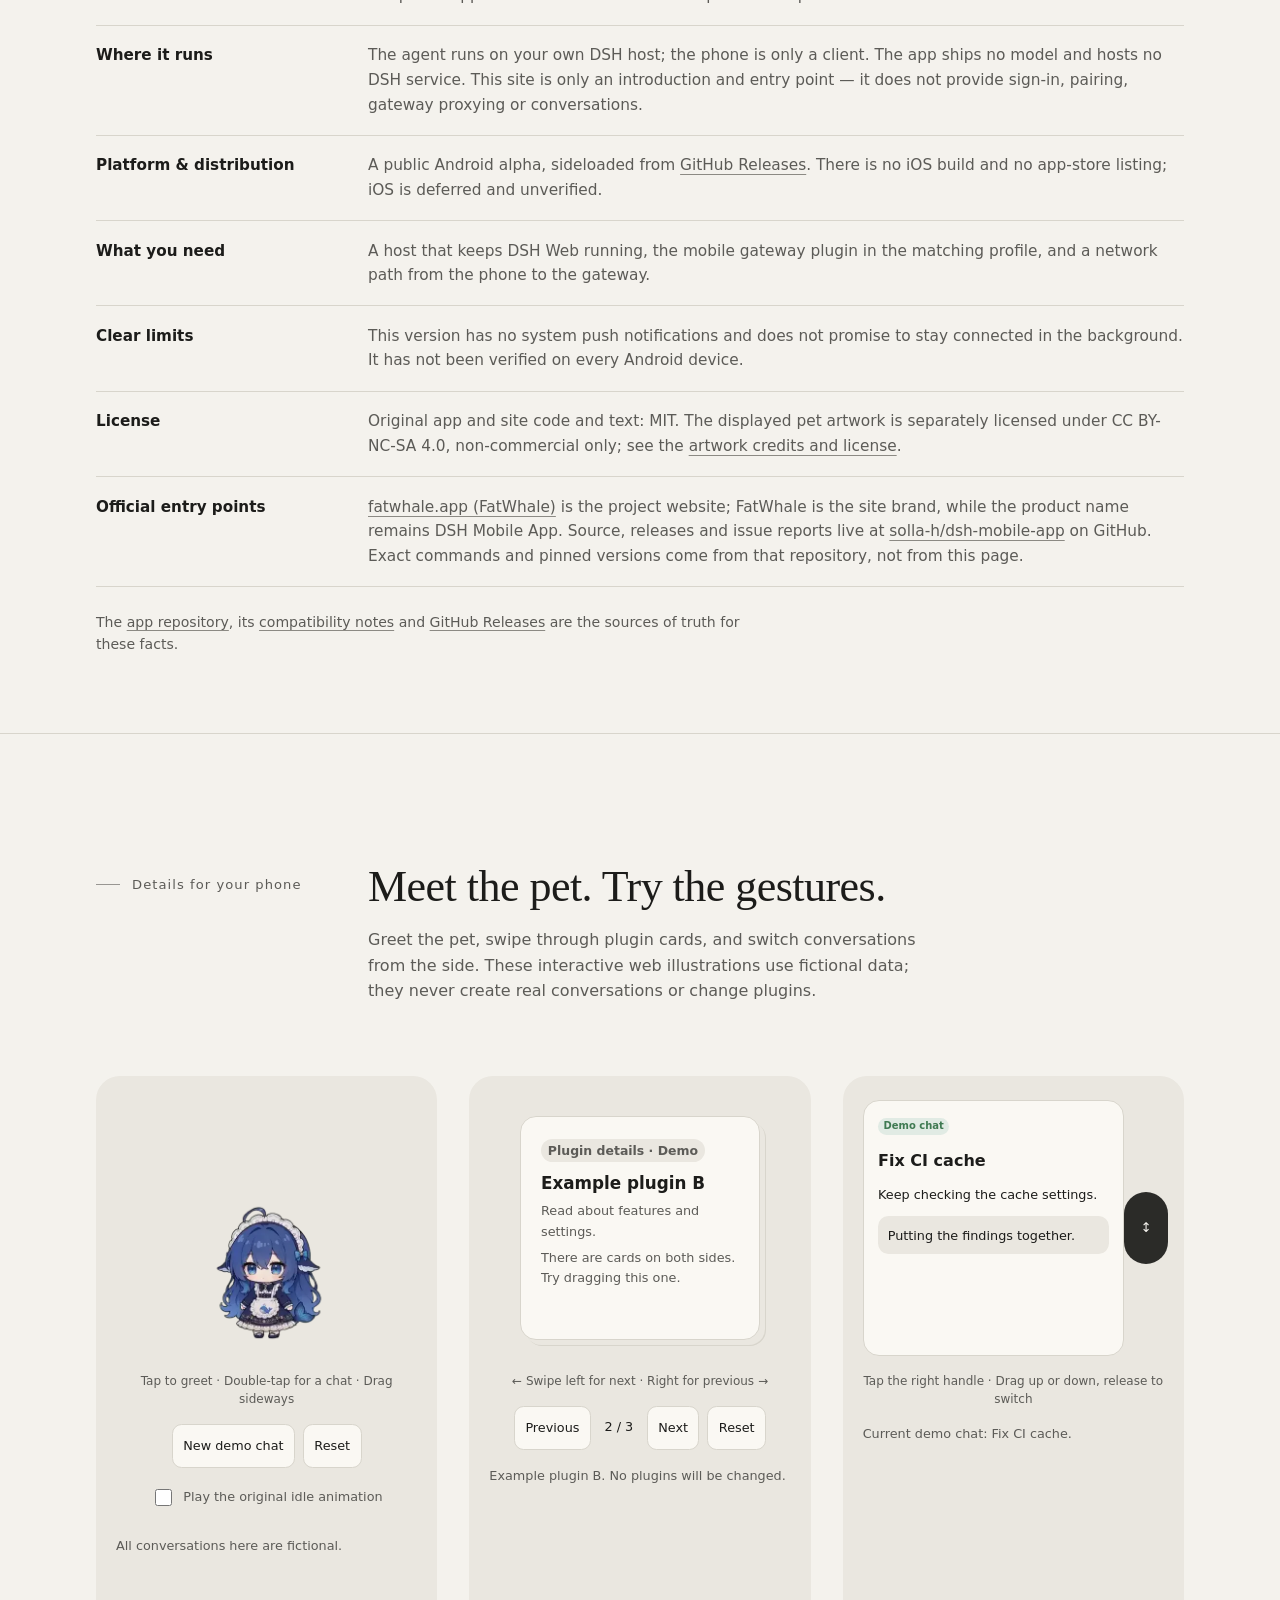
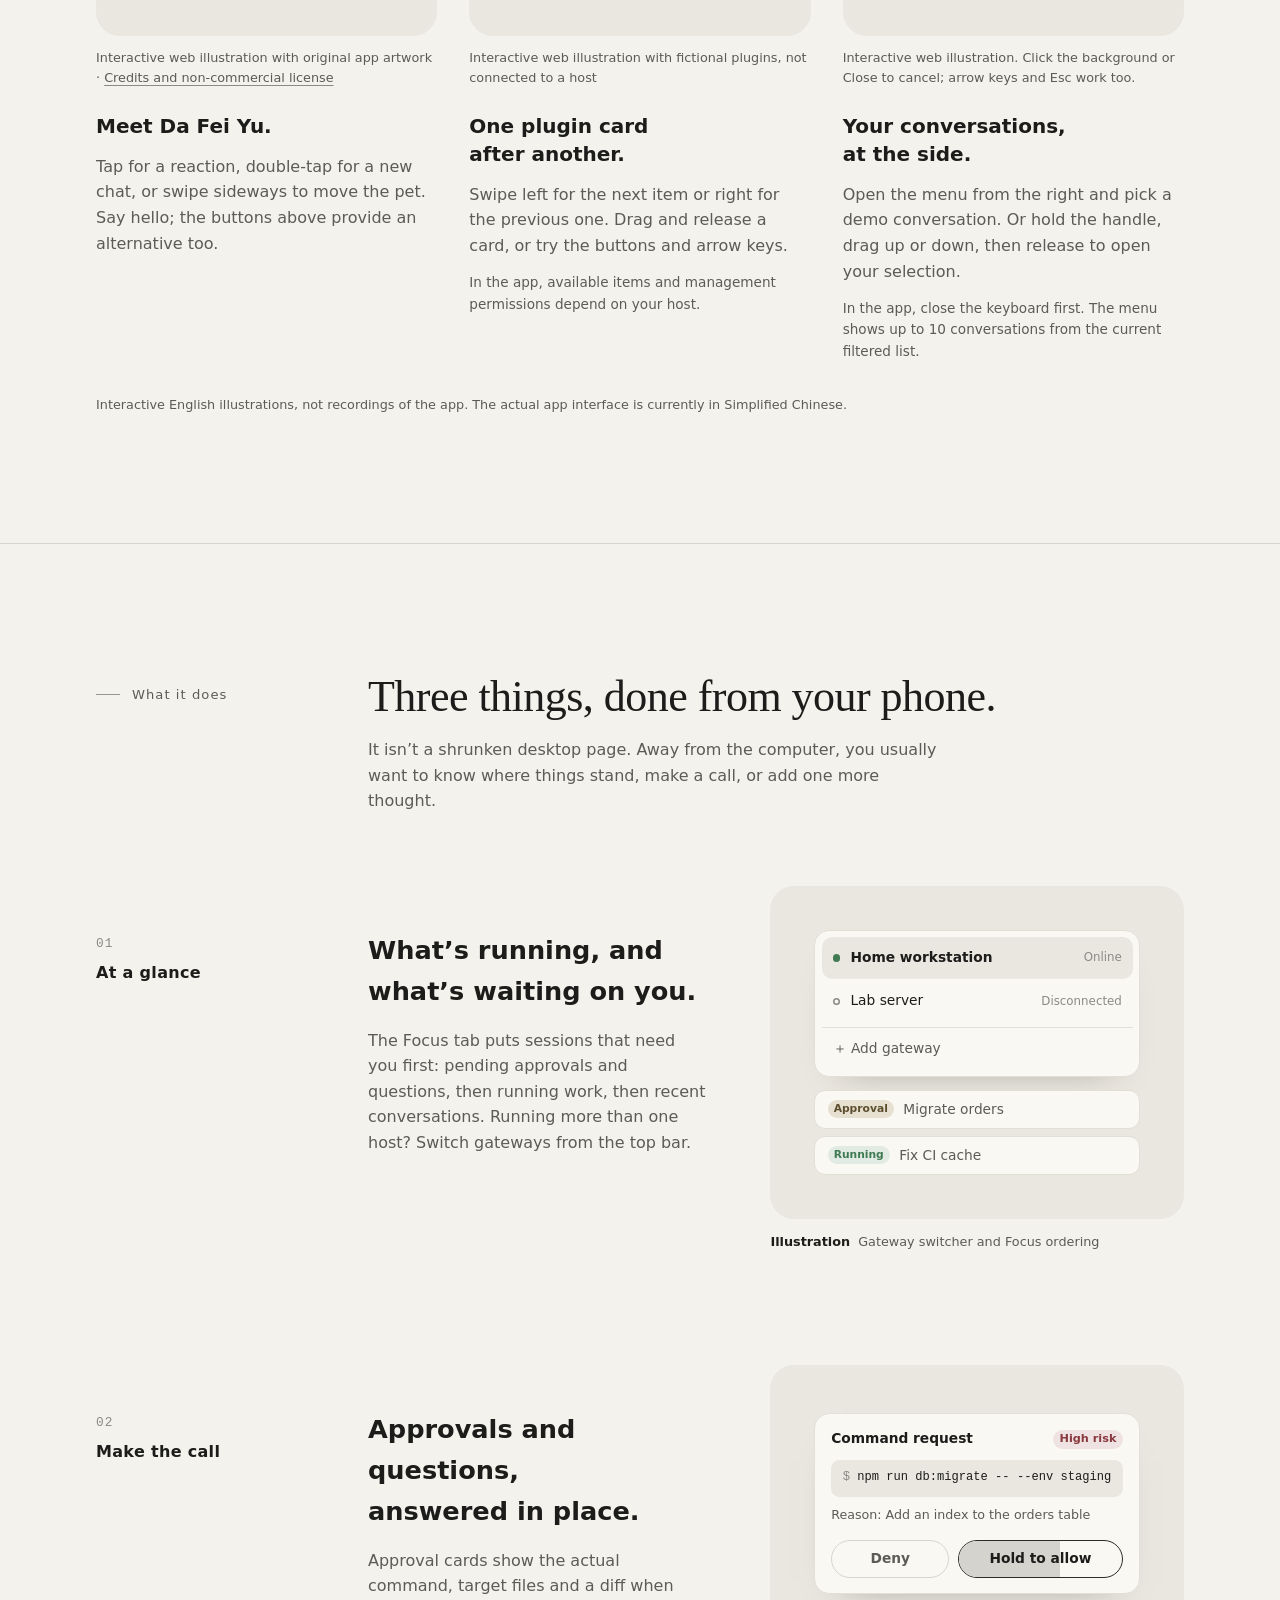
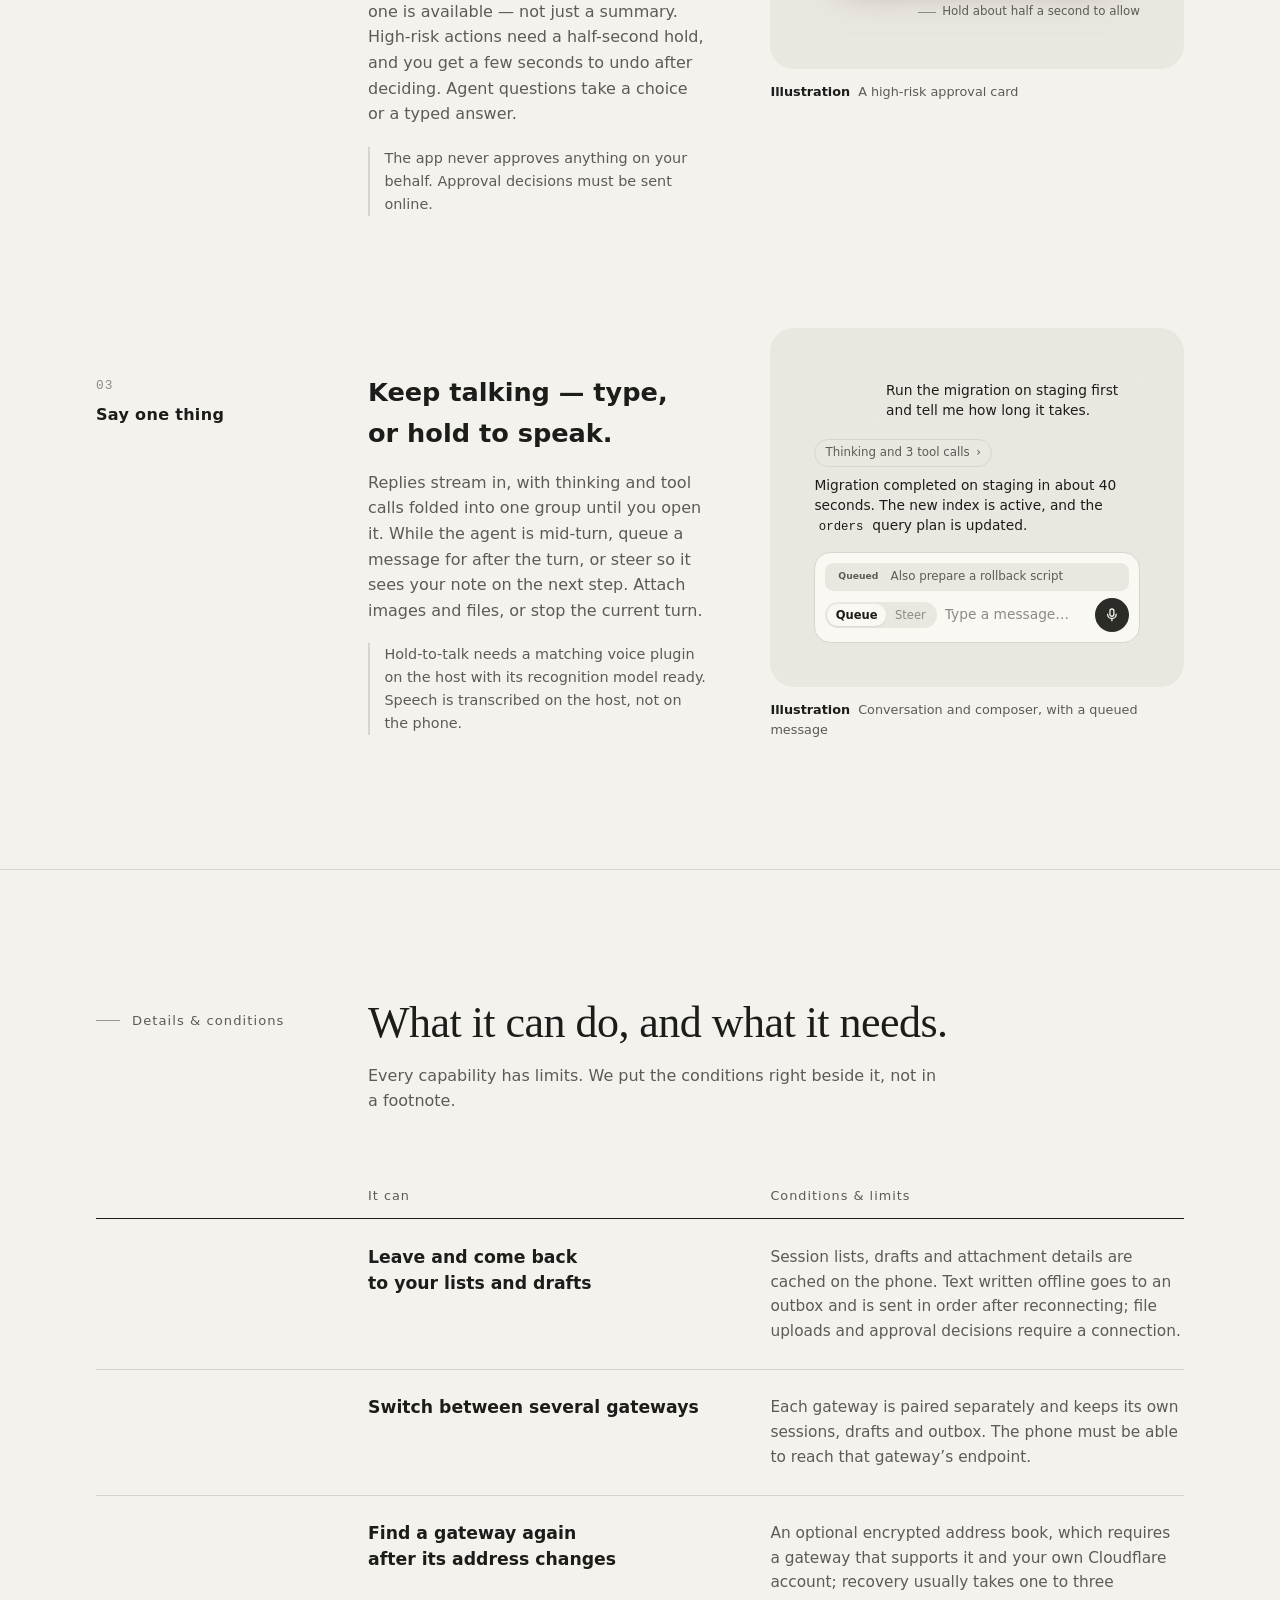
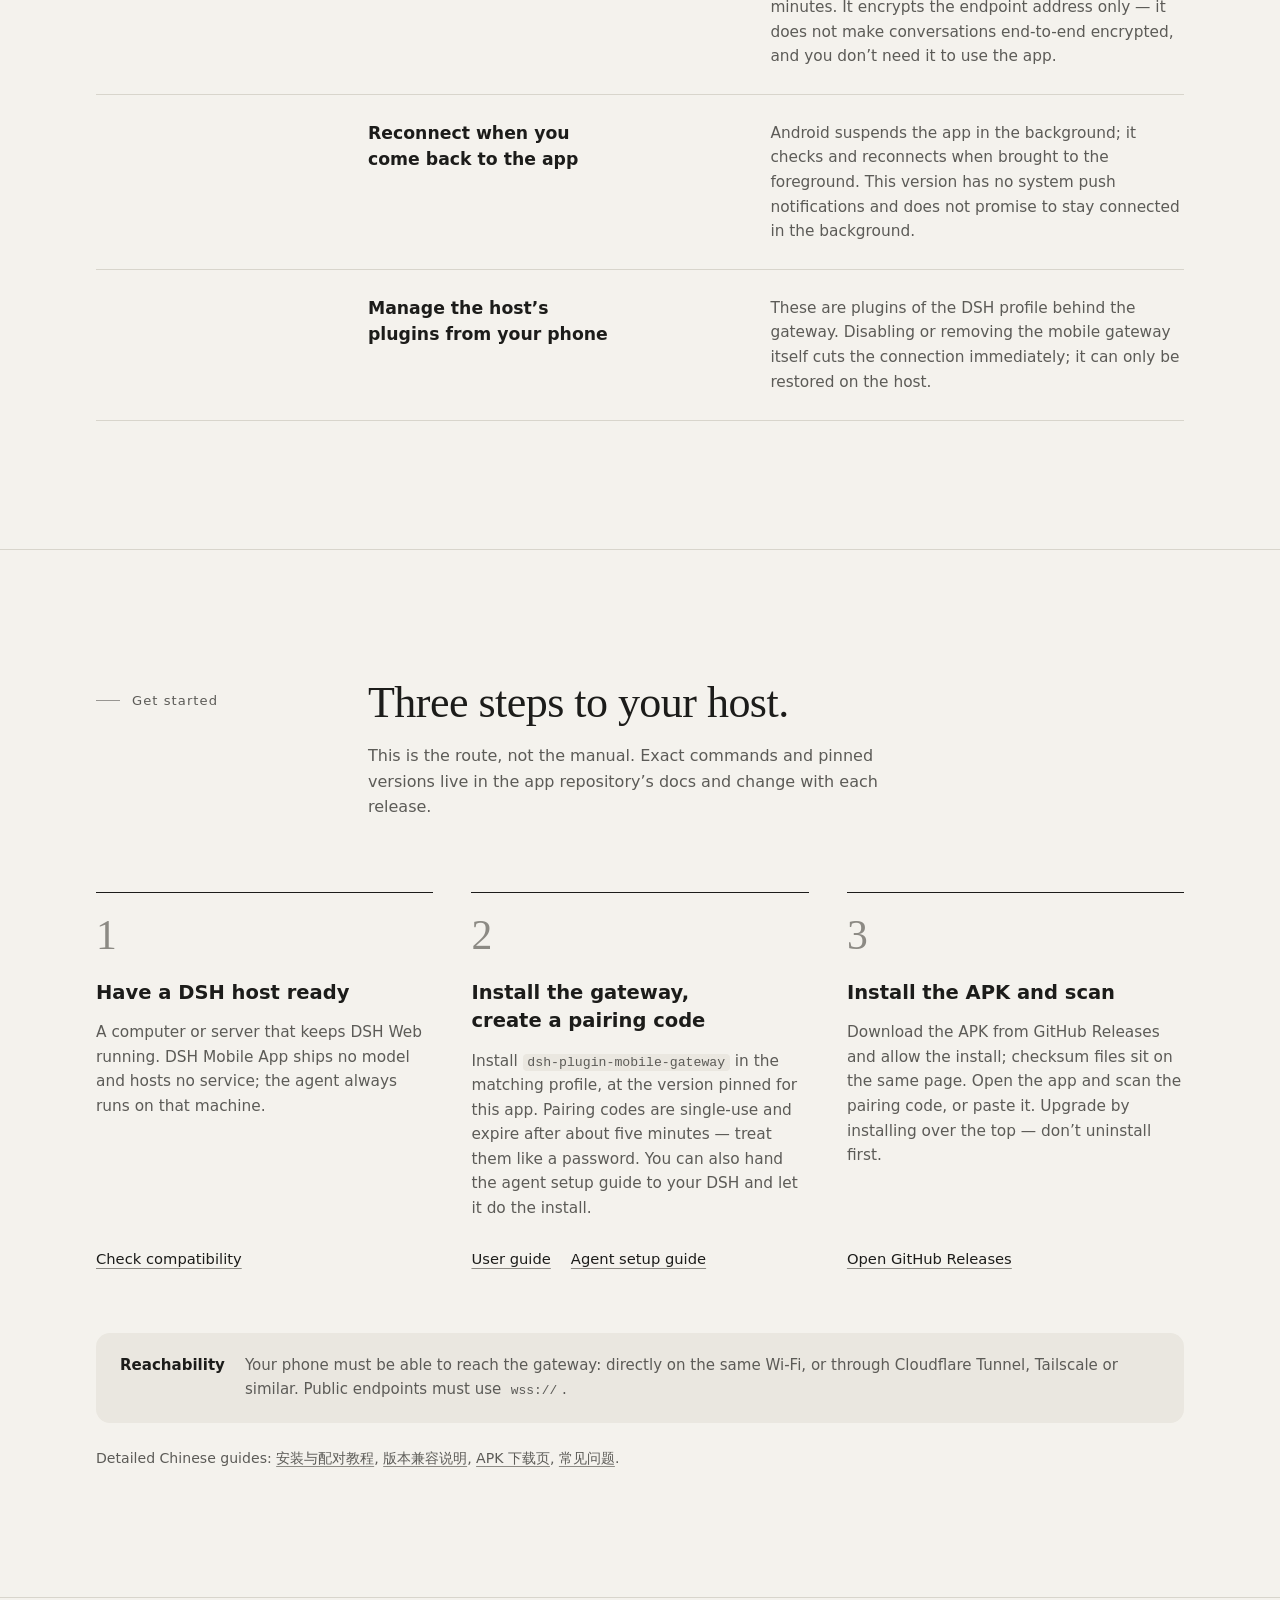
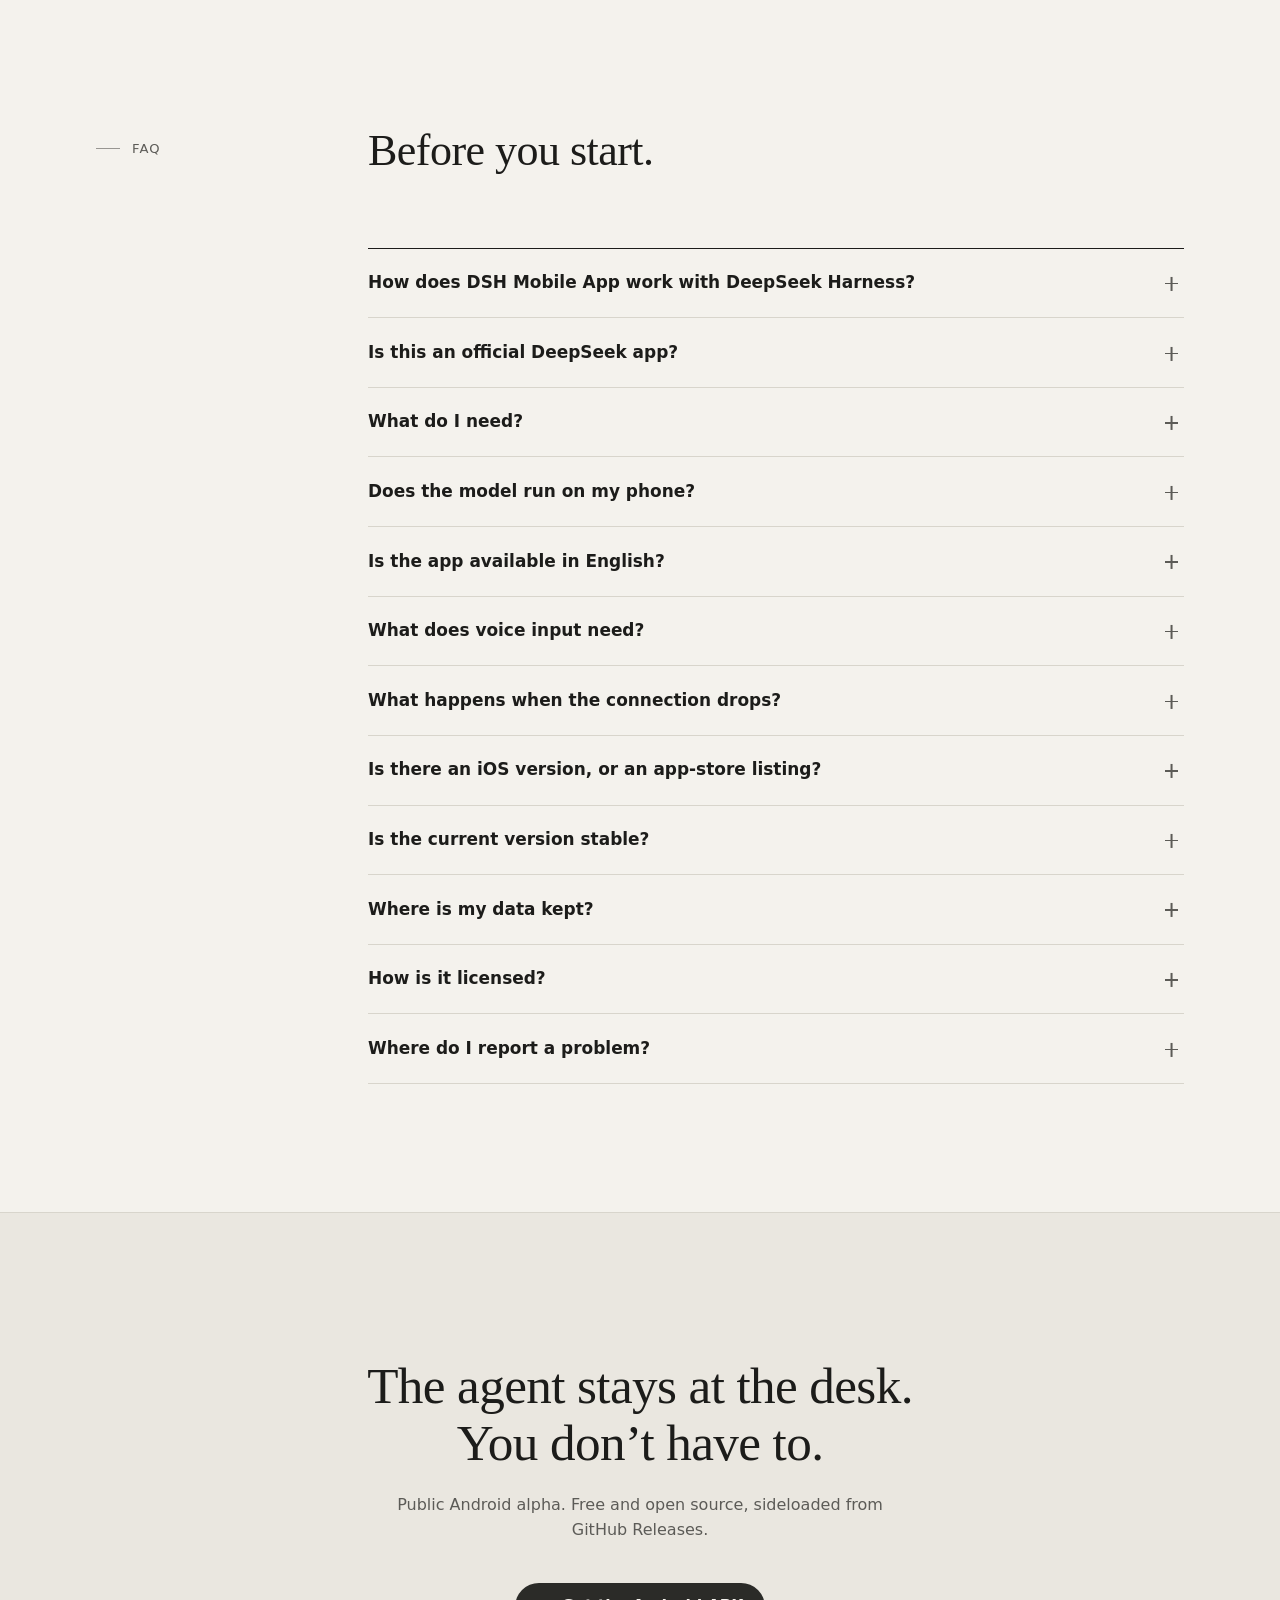
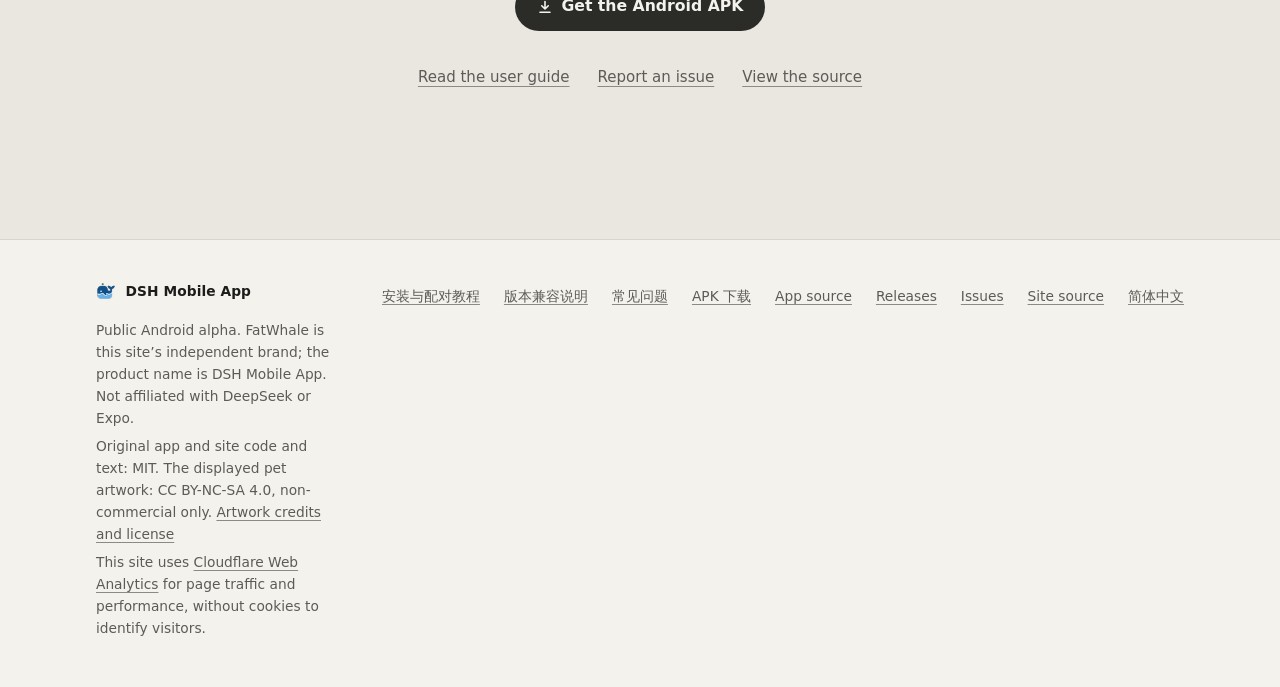
<file: site/en/index.html>
<!doctype html>
<html lang="en">
<head>
  <meta charset="utf-8">
  <meta name="viewport" content="width=device-width, initial-scale=1">
  <link rel="canonical" href="https://fatwhale.app/en/">
  <title>FatWhale · DSH Mobile App | DeepSeek Harness Android Client</title>
  <meta name="description" content="FatWhale is the independent site brand for DSH Mobile App, a third-party, open-source Android client for DeepSeek Harness: check progress, handle approvals and continue conversations. Requires your own host and mobile gateway. Public alpha, sideloaded from GitHub Releases.">
  <meta name="color-scheme" content="light dark">
  <meta name="theme-color" content="#f4f2ed" media="(prefers-color-scheme: light)">
  <meta name="theme-color" content="#252522" media="(prefers-color-scheme: dark)">
  <meta property="og:type" content="website">
  <meta property="og:locale" content="en_US">
  <meta property="og:site_name" content="FatWhale · DSH Mobile App">
  <meta property="og:title" content="FatWhale · DSH Mobile App | DeepSeek Harness Android Client">
  <meta property="og:description" content="The FatWhale site: a third-party, open-source Android client for DeepSeek Harness. Check progress, handle approvals and keep talking. Requires your own host and mobile gateway. Public alpha.">
  <meta property="og:url" content="https://fatwhale.app/en/">
  <meta property="og:image" content="https://fatwhale.app/og-cover-en.png">
  <meta property="og:image:width" content="1200">
  <meta property="og:image:height" content="630">
  <meta property="og:image:alt" content="FatWhale · DSH Mobile App — Remote Android Client for DeepSeek Harness">
  <meta name="twitter:card" content="summary_large_image">
  <meta name="twitter:image" content="https://fatwhale.app/og-cover-en.png">
  <link rel="alternate" hreflang="zh-CN" href="https://fatwhale.app/">
  <link rel="alternate" hreflang="en" href="https://fatwhale.app/en/">
  <link rel="alternate" hreflang="x-default" href="https://fatwhale.app/">
  <link rel="icon" type="image/png" sizes="32x32" href="../favicon-32.png">
  <link rel="apple-touch-icon" type="image/png" sizes="180x180" href="../apple-touch-icon.png">
  <script type="application/ld+json">
    {
      "@context": "https://schema.org",
      "@type": "WebSite",
      "@id": "https://fatwhale.app/#website",
      "name": "DSH Mobile App",
      "url": "https://fatwhale.app/",
      "inLanguage": ["zh-CN", "en"]
    }
  </script>
  <script type="application/ld+json">
    {
      "@context": "https://schema.org",
      "@type": "SoftwareApplication",
      "@id": "https://fatwhale.app/#software",
      "name": "DSH Mobile App",
      "alternateName": "FatWhale DSH Mobile App",
      "url": "https://fatwhale.app/",
      "applicationCategory": "DeveloperApplication",
      "operatingSystem": "Android",
      "downloadUrl": "https://github.com/solla-h/dsh-mobile-app/releases",
      "softwareRequirements": "A self-hosted DeepSeek Harness (DSH) host with the matching mobile gateway plugin",
      "isAccessibleForFree": true,
      "license": "https://github.com/solla-h/dsh-mobile-app/blob/master/LICENSE",
      "inLanguage": "zh-CN"
    }
  </script>
  <link rel="stylesheet" href="../styles.css">
</head>
<body>
  <a class="skip" href="#main">Skip to content</a>

  <header class="masthead">
    <div class="wrap masthead__inner">
      <a class="brand" href="./"><img class="brand__mark" src="../favicon-32.png" width="32" height="32" alt="">DSH Mobile App</a>
      <nav class="nav" aria-label="Primary">
        <a href="#scenes">What it does</a>
        <a href="#start">Get started</a>
        <a href="#faq">FAQ</a>
        <a href="https://github.com/solla-h/dsh-mobile-app">GitHub</a>
      </nav>
      <a class="lang" href="../" hreflang="zh-CN" lang="zh-CN">中文</a>
    </div>
  </header>

  <main id="main">
    <!-- Hero -->
    <section class="hero" aria-labelledby="hero-title">
      <div class="wrap hero__grid">
        <div class="hero__text">
          <p class="eyebrow">FatWhale · A third-party phone client for DeepSeek Harness</p>
          <h1 id="hero-title" class="display"><span class="nb">Keep up with DSH,</span><br><span class="nb">away from your desk.</span></h1>
          <p class="lede">
            FatWhale is this site&rsquo;s independent project brand. DSH Mobile App is a third-party,
            open-source Android client for DeepSeek Harness (DSH). Your agent runs on your own host;
            use your phone to check progress, handle approvals and questions, and continue the
            conversation away from your computer.
          </p>
          <div class="actions">
            <a class="btn btn--primary" href="https://github.com/solla-h/dsh-mobile-app/releases">
              <svg class="btn__glyph" viewBox="0 0 16 16" fill="none" stroke="currentColor" stroke-width="1.6" stroke-linecap="round" stroke-linejoin="round" aria-hidden="true"><path d="M8 2.5v7.5M4.75 6.75 8 10l3.25-3.25M3 13.25h10"/></svg>
              Get the Android APK
            </a>
            <a class="link-quiet" href="#start">Install &amp; pair <span aria-hidden="true">→</span></a>
            <a class="link-quiet" href="#highlights">Try the demos <span aria-hidden="true">↓</span></a>
          </div>
          <ul class="terms" aria-label="Before you start">
            <li>Requires your own DSH host with the mobile gateway plugin</li>
            <li>Public Android alpha, sideloaded from GitHub Releases</li>
            <li>Open source; not affiliated with DeepSeek</li>
          </ul>
        </div>

        <figure class="hero__figure">
          <div class="stage">
            <div class="phone" aria-hidden="true">
              <div class="phone__screen">
                <div class="ui-status"></div>
                <div class="ui-top">
                  <span class="ui-gw"><i class="dot dot--live"></i>Home workstation<span class="caret">⌄</span></span>
                  <span class="ui-ws">~/projects</span>
                </div>
                <p class="ui-h">Focus</p>
                <div class="ui-grid">
                  <div class="ui-card ui-card--attn">
                    <span class="ui-tag ui-tag--amber">Approval</span>
                    <b>Migrate orders</b>
                    <span class="ui-path">~/shop-api</span>
                    <span class="ui-snip">Ready to migrate. Awaiting approval.</span>
                  </div>
                  <div class="ui-card ui-card--attn">
                    <span class="ui-tag ui-tag--amber">Question</span>
                    <b>Weekly charts</b>
                    <span class="ui-path">~/reports</span>
                    <span class="ui-snip">Group by week or month?</span>
                  </div>
                  <div class="ui-card">
                    <span class="ui-tag ui-tag--live"><i class="dot dot--live"></i>Running</span>
                    <b>Fix CI cache</b>
                    <span class="ui-path">~/site</span>
                    <span class="ui-snip">Rerunning tests…</span>
                  </div>
                  <div class="ui-card">
                    <span class="ui-tag">Recent</span>
                    <b>Reading notes</b>
                    <span class="ui-path">~/notes</span>
                    <span class="ui-snip">Filed by chapter.</span>
                  </div>
                </div>
                <div class="ui-orb-wrap">
                  <div class="ui-pet-dock">
                    <img src="../media/da-fei-yu.webp" width="264" height="296" alt="">
                    <span class="ui-orb"><svg viewBox="0 0 24 24" fill="none" stroke="currentColor" stroke-width="1.8" stroke-linecap="round"><rect x="9" y="3" width="6" height="11" rx="3"/><path d="M5.5 11a6.5 6.5 0 0 0 13 0M12 17.5V21"/></svg></span>
                  </div>
                  <span class="ui-orb-label">Double-tap the pet for a new chat · Hold the mic to talk</span>
                </div>
                <div class="ui-tabs">
                  <span class="is-on">Focus</span><span>Sessions</span><span>Schedules</span><span>Plugins</span>
                </div>
              </div>
            </div>
          </div>
          <figcaption class="plate"><b>English illustration</b><span>Not a device screenshot. Gateway, folders and sessions are fictional. The illustrations on this page are translated; the app itself currently uses Simplified Chinese.</span></figcaption>
        </figure>
      </div>
    </section>

    <!-- At a glance -->
    <section class="section section--facts" id="facts" aria-labelledby="facts-title">
      <div class="wrap">
        <div class="section__head">
          <p class="eyebrow">At a glance</p>
          <div>
            <h2 id="facts-title" class="display">What is DSH Mobile App?</h2>
            <p class="intro">One plain definition, then the facts you can check one by one. No download counts, reviews or unmeasured performance numbers.</p>
          </div>
        </div>
        <p class="facts__definition">DSH Mobile App is a third-party, open-source Android client for DeepSeek Harness (DSH). It connects to a DSH host that you run yourself, so you can check session progress, handle approvals and questions, and continue conversations from your phone. The agent and the model stay on the host; the phone runs no model and hosts no service. It is a public Android alpha, sideloaded from GitHub Releases, and is not affiliated with DeepSeek.</p>
        <dl class="facts">
          <div class="facts__row">
            <dt>Identity</dt>
            <dd>An independent, third-party open-source project that accompanies DeepSeek Harness. It is not an official DeepSeek app and is not affiliated with DeepSeek or Expo.</dd>
          </div>
          <div class="facts__row">
            <dt>Where it runs</dt>
            <dd>The agent runs on your own DSH host; the phone is only a client. The app ships no model and hosts no DSH service. This site is only an introduction and entry point &mdash; it does not provide sign-in, pairing, gateway proxying or conversations.</dd>
          </div>
          <div class="facts__row">
            <dt>Platform &amp; distribution</dt>
            <dd>A public Android alpha, sideloaded from <a href="https://github.com/solla-h/dsh-mobile-app/releases">GitHub Releases</a>. There is no iOS build and no app-store listing; iOS is deferred and unverified.</dd>
          </div>
          <div class="facts__row">
            <dt>What you need</dt>
            <dd>A host that keeps DSH Web running, the mobile gateway plugin in the matching profile, and a network path from the phone to the gateway.</dd>
          </div>
          <div class="facts__row">
            <dt>Clear limits</dt>
            <dd>This version has no system push notifications and does not promise to stay connected in the background. It has not been verified on every Android device.</dd>
          </div>
          <div class="facts__row">
            <dt>License</dt>
            <dd>Original app and site code and text: MIT. The displayed pet artwork is separately licensed under CC BY-NC-SA 4.0, non-commercial only; see the <a href="../media/ATTRIBUTION.txt">artwork credits and license</a>.</dd>
          </div>
          <div class="facts__row">
            <dt>Official entry points</dt>
            <dd><a href="https://fatwhale.app/">fatwhale.app (FatWhale)</a> is the project website; FatWhale is the site brand, while the product name remains DSH Mobile App. Source, releases and issue reports live at <a href="https://github.com/solla-h/dsh-mobile-app">solla-h/dsh-mobile-app</a> on GitHub. Exact commands and pinned versions come from that repository, not from this page.</dd>
          </div>
        </dl>
        <p class="facts__source">The <a href="https://github.com/solla-h/dsh-mobile-app">app repository</a>, its <a href="https://github.com/solla-h/dsh-mobile-app/blob/master/docs/COMPATIBILITY.md">compatibility notes</a> and <a href="https://github.com/solla-h/dsh-mobile-app/releases">GitHub Releases</a> are the sources of truth for these facts.</p>
      </div>
    </section>

    <!-- Pet and gestures -->
    <section class="section" id="highlights" aria-labelledby="highlights-title">
      <div class="wrap">
        <div class="section__head">
          <p class="eyebrow">Details for your phone</p>
          <div>
            <h2 id="highlights-title" class="display">Meet the pet. Try the gestures.</h2>
            <p class="intro">Greet the pet, swipe through plugin cards, and switch conversations from the side. These interactive web illustrations use fictional data; they never create real conversations or change plugins.</p>
          </div>
        </div>
        <div class="highlights">
          <article class="highlight" data-pet-demo data-reacted="Da Fei Yu reacted to your tap." data-moved="Da Fei Yu moved to a new spot." data-created="A fictional chat is open. No real conversation was created." data-reset="Demo reset. Da Fei Yu is back in the middle.">
            <figure>
              <div class="highlight__visual demo-visual">
                <div class="pet-demo__stage" data-pet-stage>
                  <div class="pet-demo__chat" data-pet-chat hidden><b>New chat · Demo</b><p>Ready for a new conversation.</p></div>
                  <button class="pet-demo__pet" type="button" data-pet-button disabled aria-label="Da Fei Yu: tap for a reaction, double-tap for a demo chat, or drag sideways">
                    <img src="../media/da-fei-yu.webp" data-pet-image data-still="../media/da-fei-yu.webp" data-idle="../media/da-fei-yu-idle.webp" data-happy="../media/da-fei-yu-happy.webp" width="264" height="296" loading="lazy" draggable="false" alt="Da Fei Yu, a blue-haired pet with a whale tail">
                  </button>
                </div>
                <span class="gesture-hint">Tap to greet · Double-tap for a chat · Drag sideways</span>
                <div class="demo-controls" data-demo-controls hidden>
                  <button type="button" data-pet-new>New demo chat</button><button type="button" data-pet-reset>Reset</button>
                  <label class="demo-motion"><input type="checkbox" data-pet-motion> Play the original idle animation</label>
                </div>
                <p class="demo-status" data-pet-status role="status">All conversations here are fictional.</p>
              </div>
              <figcaption>Interactive web illustration with original app artwork · <a href="../media/ATTRIBUTION.txt">Credits and non-commercial license</a></figcaption>
            </figure>
            <h3>Meet Da Fei Yu.</h3>
            <p>Tap for a reaction, double-tap for a new chat, or swipe sideways to move the pet. Say hello; the buttons above provide an alternative too.</p>
          </article>
          <article class="highlight" data-plugin-demo>
            <figure>
              <div class="highlight__visual demo-visual">
                <div class="plugin-demo__zone" data-plugin-zone tabindex="0" role="group" aria-label="Plugin detail demo: drag sideways or use the left and right arrow keys">
                  <div class="plugin-preview" data-plugin-card hidden><span class="ui-tag">Plugin details · Demo</span><h4>Example plugin A</h4><p>Explore an extension and its requirements.</p><p>This is the first item. The cards do not wrap around.</p></div>
                  <div class="plugin-preview" data-plugin-card><span class="ui-tag">Plugin details · Demo</span><h4>Example plugin B</h4><p>Read about features and settings.</p><p>There are cards on both sides. Try dragging this one.</p></div>
                  <div class="plugin-preview" data-plugin-card hidden><span class="ui-tag">Plugin details · Demo</span><h4>Example plugin C</h4><p>Discover the next extension.</p><p>This is the last item. Swipe right to go back.</p></div>
                </div>
                <span class="gesture-hint">← Swipe left for next · Right for previous →</span>
                <div class="demo-controls" data-demo-controls hidden>
                  <button type="button" data-plugin-prev>Previous</button><output data-plugin-count>2 / 3</output><button type="button" data-plugin-next>Next</button><button type="button" data-plugin-reset>Reset</button>
                </div>
                <p class="demo-status" data-plugin-status role="status">Example plugin B. No plugins will be changed.</p>
              </div>
              <figcaption>Interactive web illustration with fictional plugins, not connected to a host</figcaption>
            </figure>
            <h3>One plugin card after another.</h3>
            <p>Swipe left for the next item or right for the previous one. Drag and release a card, or try the buttons and arrow keys.</p>
            <p class="highlight__note">In the app, available items and management permissions depend on your host.</p>
          </article>
          <article class="highlight" data-arc-demo data-opened="Menu open. Pick a conversation, or drag the right-side handle up or down." data-cancelled="Menu closed. Your original conversation is unchanged.">
            <figure>
              <div class="highlight__visual demo-visual">
                <div class="arc-preview arc-demo__stage">
                  <div class="arc-demo__conversation" data-arc-panel hidden><span class="ui-tag">Demo chat</span><h4>Reading notes</h4><p>Summarize this chapter for me.</p><p class="arc-demo__reply">Three notes are ready for you.</p></div>
                  <div class="arc-demo__conversation" data-arc-panel><span class="ui-tag ui-tag--live">Demo chat</span><h4>Fix CI cache</h4><p>Keep checking the cache settings.</p><p class="arc-demo__reply">Putting the findings together.</p></div>
                  <div class="arc-demo__conversation" data-arc-panel hidden><span class="ui-tag ui-tag--amber">Demo chat</span><h4>Migrate orders</h4><p>Show me the migration plan first.</p><p class="arc-demo__reply">The plan is ready for your review.</p></div>
                  <div class="arc-demo__menu" id="arc-demo-menu" data-arc-menu hidden>
                    <span class="arc-preview__track" aria-hidden="true"></span>
                    <button class="arc-preview__item" type="button" data-arc-option data-index="0" aria-pressed="false"><span class="ui-tag">Recent</span><b>Reading notes</b></button>
                    <button class="arc-preview__item" type="button" data-arc-option data-index="1" aria-pressed="true"><span class="ui-tag ui-tag--live">Running</span><b>Fix CI cache</b></button>
                    <button class="arc-preview__item" type="button" data-arc-option data-index="2" aria-pressed="false"><span class="ui-tag ui-tag--amber">Approval</span><b>Migrate orders</b></button>
                    <button class="arc-demo__close" type="button" data-arc-close>Close</button>
                  </div>
                  <button class="arc-preview__handle" type="button" data-arc-handle disabled aria-label="Open the conversation menu, or hold and drag up or down" aria-expanded="false" aria-controls="arc-demo-menu">↕</button>
                </div>
                <span class="gesture-hint">Tap the right handle · Drag up or down, release to switch</span>
                <p class="demo-status" data-arc-status role="status">Current demo chat: Fix CI cache.</p>
              </div>
              <figcaption>Interactive web illustration. Click the background or Close to cancel; arrow keys and Esc work too.</figcaption>
            </figure>
            <h3>Your conversations, at the side.</h3>
            <p>Open the menu from the right and pick a demo conversation. Or hold the handle, drag up or down, then release to open your selection.</p>
            <p class="highlight__note">In the app, close the keyboard first. The menu shows up to 10 conversations from the current filtered list.</p>
          </article>
        </div>
        <p class="highlights__caption">Interactive English illustrations, not recordings of the app. The actual app interface is currently in Simplified Chinese.</p>
        <noscript><p class="highlights__caption">This is a static preview. Enable JavaScript to operate the demos; the descriptions remain available below.</p></noscript>
      </div>
    </section>

    <!-- Scenes -->
    <section class="section" id="scenes" aria-labelledby="scenes-title">
      <div class="wrap">
        <div class="section__head">
          <p class="eyebrow">What it does</p>
          <div>
            <h2 id="scenes-title" class="display">Three things, done from your phone.</h2>
            <p class="intro">It isn&rsquo;t a shrunken desktop page. Away from the computer, you usually want to know where things stand, make a call, or add one more thought.</p>
          </div>
        </div>

        <ol class="scenes">
          <li class="scene">
            <p class="scene__no"><span class="mono">01</span><span>At a glance</span></p>
            <div class="scene__text">
              <h3>What&rsquo;s running, and what&rsquo;s waiting on you.</h3>
              <p>
                The Focus tab puts sessions that need you first: pending approvals and questions, then running work,
                then recent conversations. Running more than one host? Switch gateways from the top bar.
              </p>
            </div>
            <figure class="scene__fig">
              <div class="tray">
                <div class="frag" aria-hidden="true">
                  <div class="frag-card menu">
                    <div class="menu__row is-on"><i class="dot dot--live"></i><b>Home workstation</b><small>Online</small></div>
                    <div class="menu__row"><i class="dot dot--idle"></i><span>Lab server</span><small>Disconnected</small></div>
                    <div class="menu__row menu__row--add"><span>＋ Add gateway</span></div>
                  </div>
                  <div class="queue">
                    <div class="queue__row"><span class="ui-tag ui-tag--amber">Approval</span><span>Migrate orders</span></div>
                    <div class="queue__row"><span class="ui-tag ui-tag--live">Running</span><span>Fix CI cache</span></div>
                  </div>
                </div>
              </div>
              <figcaption><b>Illustration</b>Gateway switcher and Focus ordering</figcaption>
            </figure>
          </li>

          <li class="scene">
            <p class="scene__no"><span class="mono">02</span><span>Make the call</span></p>
            <div class="scene__text">
              <h3>Approvals and questions, answered in place.</h3>
              <p>
                Approval cards show the actual command, target files and a diff when one is available &mdash; not
                just a summary. High-risk actions need a half-second hold, and you get a few seconds to undo after
                deciding. Agent questions take a choice or a typed answer.
              </p>
              <p class="note">The app never approves anything on your behalf. Approval decisions must be sent online.</p>
            </div>
            <figure class="scene__fig">
              <div class="tray">
                <div class="frag" aria-hidden="true">
                  <div class="frag-card">
                    <div class="appr__head"><b>Command request</b><span class="risk">High risk</span></div>
                    <pre class="cmd">npm run db:migrate -- --env staging</pre>
                    <p class="appr__why">Reason: Add an index to the orders table</p>
                    <div class="appr__acts">
                      <span class="ui-btn">Deny</span>
                      <span class="ui-btn ui-btn--hold"><i class="fill"></i><span class="label">Hold to allow</span></span>
                    </div>
                  </div>
                  <p class="annot">Hold about half a second to allow</p>
                </div>
              </div>
              <figcaption><b>Illustration</b>A high-risk approval card</figcaption>
            </figure>
          </li>

          <li class="scene">
            <p class="scene__no"><span class="mono">03</span><span>Say one thing</span></p>
            <div class="scene__text">
              <h3>Keep talking &mdash; type, or hold to speak.</h3>
              <p>
                Replies stream in, with thinking and tool calls folded into one group until you open it. While the
                agent is mid-turn, queue a message for after the turn, or steer so it sees your note on the next
                step. Attach images and files, or stop the current turn.
              </p>
              <p class="note">Hold-to-talk needs a matching voice plugin on the host with its recognition model ready. Speech is transcribed on the host, not on the phone.</p>
            </div>
            <figure class="scene__fig">
              <div class="tray">
                <div class="frag convo" aria-hidden="true">
                  <div class="bubble">Run the migration on staging first and tell me how long it takes.</div>
                  <span class="trace">Thinking and 3 tool calls <span>›</span></span>
                  <p class="reply">Migration completed on staging in about 40 seconds. The new index is active, and the <code>orders</code> query plan is updated.</p>
                  <div class="composer">
                    <div class="queued"><span class="ui-tag">Queued</span>Also prepare a rollback script</div>
                    <div class="composer__row">
                      <span class="seg"><span class="is-on">Queue</span><span>Steer</span></span>
                      <span class="composer__input">Type a message…</span>
                      <span class="mic"><svg viewBox="0 0 24 24" fill="none" stroke="currentColor" stroke-width="2" stroke-linecap="round"><rect x="9" y="3" width="6" height="11" rx="3"/><path d="M5.5 11a6.5 6.5 0 0 0 13 0M12 17.5V21"/></svg></span>
                    </div>
                  </div>
                </div>
              </div>
              <figcaption><b>Illustration</b>Conversation and composer, with a queued message</figcaption>
            </figure>
          </li>
        </ol>
      </div>
    </section>

    <!-- Details & conditions -->
    <section class="section" id="details" aria-labelledby="details-title">
      <div class="wrap">
        <div class="section__head">
          <p class="eyebrow">Details &amp; conditions</p>
          <div>
            <h2 id="details-title" class="display">What it can do, and what it needs.</h2>
            <p class="intro">Every capability has limits. We put the conditions right beside it, not in a footnote.</p>
          </div>
        </div>

        <div class="ledger__labels" aria-hidden="true"><span></span><span>It can</span><span>Conditions &amp; limits</span></div>
        <ul class="ledger">
          <li>
            <h3>Leave and come back to your lists and drafts</h3>
            <p><span class="tag">Needs:</span>Session lists, drafts and attachment details are cached on the phone. Text written offline goes to an outbox and is sent in order after reconnecting; file uploads and approval decisions require a connection.</p>
          </li>
          <li>
            <h3>Switch between several gateways</h3>
            <p><span class="tag">Needs:</span>Each gateway is paired separately and keeps its own sessions, drafts and outbox. The phone must be able to reach that gateway&rsquo;s endpoint.</p>
          </li>
          <li>
            <h3>Find a gateway again after its address changes</h3>
            <p><span class="tag">Needs:</span>An optional encrypted address book, which requires a gateway that supports it and your own Cloudflare account; recovery usually takes one to three minutes. It encrypts the endpoint address only &mdash; it does not make conversations end-to-end encrypted, and you don&rsquo;t need it to use the app.</p>
          </li>
          <li>
            <h3>Reconnect when you come back to the app</h3>
            <p><span class="tag">Needs:</span>Android suspends the app in the background; it checks and reconnects when brought to the foreground. This version has no system push notifications and does not promise to stay connected in the background.</p>
          </li>
          <li>
            <h3>Manage the host&rsquo;s plugins from your phone</h3>
            <p><span class="tag">Needs:</span>These are plugins of the DSH profile behind the gateway. Disabling or removing the mobile gateway itself cuts the connection immediately; it can only be restored on the host.</p>
          </li>
        </ul>
      </div>
    </section>

    <!-- Getting started -->
    <section class="section" id="start" aria-labelledby="start-title">
      <div class="wrap">
        <div class="section__head">
          <p class="eyebrow">Get started</p>
          <div>
            <h2 id="start-title" class="display">Three steps to your host.</h2>
            <p class="intro">This is the route, not the manual. Exact commands and pinned versions live in the app repository&rsquo;s docs and change with each release.</p>
          </div>
        </div>

        <ol class="steps">
          <li class="step">
            <h3>Have a DSH host ready</h3>
            <p>A computer or server that keeps DSH Web running. DSH Mobile App ships no model and hosts no service; the agent always runs on that machine.</p>
            <div class="links">
              <a href="https://github.com/solla-h/dsh-mobile-app/blob/master/docs/COMPATIBILITY.md">Check compatibility</a>
            </div>
          </li>
          <li class="step">
            <h3>Install the gateway, create a pairing code</h3>
            <p>
              Install <code>dsh-plugin-mobile-gateway</code> in the matching profile, at the version pinned for this
              app. Pairing codes are single-use and expire after about five minutes &mdash; treat them like a
              password. You can also hand the agent setup guide to your DSH and let it do the install.
            </p>
            <div class="links">
              <a href="https://github.com/solla-h/dsh-mobile-app/blob/master/docs/USER-GUIDE.md">User guide</a>
              <a href="https://github.com/solla-h/dsh-mobile-app/blob/master/docs/AGENT-SETUP.md">Agent setup guide</a>
            </div>
          </li>
          <li class="step">
            <h3>Install the APK and scan</h3>
            <p>Download the APK from GitHub Releases and allow the install; checksum files sit on the same page. Open the app and scan the pairing code, or paste it. Upgrade by installing over the top &mdash; don&rsquo;t uninstall first.</p>
            <div class="links">
              <a href="https://github.com/solla-h/dsh-mobile-app/releases">Open GitHub Releases</a>
            </div>
          </li>
        </ol>

        <div class="preflight">
          <b>Reachability</b>
          <p>Your phone must be able to reach the gateway: directly on the same Wi-Fi, or through Cloudflare Tunnel, Tailscale or similar. Public endpoints must use <code>wss://</code>.</p>
        </div>
        <p class="facts__source">Detailed Chinese guides: <a href="../install/" lang="zh-CN">安装与配对教程</a>, <a href="../compatibility/" lang="zh-CN">版本兼容说明</a>, <a href="../download/" lang="zh-CN">APK 下载页</a>, <a href="../faq/" lang="zh-CN">常见问题</a>.</p>
      </div>
    </section>

    <!-- FAQ -->
    <section class="section" id="faq" aria-labelledby="faq-title">
      <div class="wrap">
        <div class="section__head">
          <p class="eyebrow">FAQ</p>
          <div>
            <h2 id="faq-title" class="display">Before you start.</h2>
          </div>
        </div>

        <div class="faq-layout">
          <div class="spacer"></div>
          <div class="faq">
            <details>
              <summary>How does DSH Mobile App work with DeepSeek Harness?</summary>
              <div class="answer"><p>DeepSeek Harness (DSH) runs on your own computer or server. DSH Mobile App is a third-party Android companion that connects to DSH Web through the mobile gateway. You can view sessions, handle approvals and questions, and continue conversations. It is not the official DeepSeek chat app and does not host a model service.</p></div>
            </details>
            <details>
              <summary>Is this an official DeepSeek app?</summary>
              <div class="answer"><p>No. DSH Mobile App is an independent, third-party open-source project, not affiliated with DeepSeek or Expo.</p></div>
            </details>
            <details>
              <summary>What do I need?</summary>
              <div class="answer">
                <p>A host running DSH Web, the mobile gateway plugin installed in that profile, an Android phone, and a network path from the phone to the gateway.</p>
                <p>DSH and gateway versions must match the combination pinned for the app; see <a href="https://github.com/solla-h/dsh-mobile-app/blob/master/compatibility.json">compatibility.json</a>.</p>
              </div>
            </details>
            <details>
              <summary>Does the model run on my phone?</summary>
              <div class="answer"><p>No. The agent runs on your host; the phone is only a client. It isn&rsquo;t a hosted AI service either.</p></div>
            </details>
            <details>
              <summary>Is the app available in English?</summary>
              <div class="answer"><p>Not yet. The interface is currently in Simplified Chinese, and localization is deferred. The <a href="https://github.com/solla-h/dsh-mobile-app/blob/master/docs/USER-GUIDE.md">English user guide</a> walks through every screen.</p></div>
            </details>
            <details>
              <summary>What does voice input need?</summary>
              <div class="answer"><p>A voice plugin on the host that matches your DSH version, with its recognition model ready. Until then the app clearly shows that voice is unavailable instead of failing silently.</p></div>
            </details>
            <details>
              <summary>What happens when the connection drops?</summary>
              <div class="answer">
                <p>The app reconnects on its own; tap the connection banner to retry right away. Text written offline goes to an outbox and is sent in order after reconnecting.</p>
                <p>A message in flight at the moment of disconnect may be marked unconfirmed. The app won&rsquo;t resend it silently &mdash; retry it yourself. If the device is revoked or its credential expires, pair again.</p>
              </div>
            </details>
            <details>
              <summary>Is there an iOS version, or an app-store listing?</summary>
              <div class="answer"><p>Neither, for now. iOS is deferred and unverified. The Android app is sideloaded from GitHub Releases and hasn&rsquo;t been verified on every device.</p></div>
            </details>
            <details>
              <summary>Is the current version stable?</summary>
              <div class="answer"><p>Not yet &mdash; it&rsquo;s a public alpha, and the protocol and interface are still evolving. For the current download, checksums and what has been verified, see <a href="https://github.com/solla-h/dsh-mobile-app/releases">Releases</a> and the <a href="https://github.com/solla-h/dsh-mobile-app">app repository</a>.</p></div>
            </details>
            <details>
              <summary>Where is my data kept?</summary>
              <div class="answer">
                <p>Pairing credentials are kept in the phone&rsquo;s secure storage; session history, drafts and attachment details are cached on the phone. The app includes no third-party analytics SDK, but your host, gateway and any tunnel service may keep their own logs.</p>
                <p>If you lose your phone, revoke it from the gateway panel. Removing the gateway on another phone does not revoke the lost one.</p>
              </div>
            </details>
            <details>
              <summary>How is it licensed?</summary>
              <div class="answer"><p>The app&rsquo;s original code is MIT. Its pet animation assets are CC BY-NC-SA 4.0, non-commercial only; see <a href="https://github.com/solla-h/dsh-mobile-app/blob/master/LICENSE">LICENSE</a> and <a href="https://github.com/solla-h/dsh-mobile-app/blob/master/NOTICE">NOTICE</a>. This website&rsquo;s original content is MIT. The displayed pet artwork is separately licensed under CC BY-NC-SA 4.0, not MIT; see the <a href="../media/ATTRIBUTION.txt">artwork credits and license</a>.</p></div>
            </details>
            <details>
              <summary>Where do I report a problem?</summary>
              <div class="answer"><p>On <a href="https://github.com/solla-h/dsh-mobile-app/issues">GitHub Issues</a>, with your app, gateway and DSH versions and the steps to reproduce. Never post pairing QR codes, device credentials or unredacted conversation screenshots.</p></div>
            </details>
          </div>
        </div>
      </div>
    </section>

    <!-- Closing -->
    <section class="closing" aria-labelledby="closing-title">
      <div class="wrap">
        <h2 id="closing-title" class="display">The agent stays at the desk.<br>You don&rsquo;t have to.</h2>
        <p>Public Android alpha. Free and open source, sideloaded from GitHub Releases.</p>
        <div class="actions">
          <a class="btn btn--primary" href="https://github.com/solla-h/dsh-mobile-app/releases">
            <svg class="btn__glyph" viewBox="0 0 16 16" fill="none" stroke="currentColor" stroke-width="1.6" stroke-linecap="round" stroke-linejoin="round" aria-hidden="true"><path d="M8 2.5v7.5M4.75 6.75 8 10l3.25-3.25M3 13.25h10"/></svg>
            Get the Android APK
          </a>
        </div>
        <div class="more">
          <a href="https://github.com/solla-h/dsh-mobile-app/blob/master/docs/USER-GUIDE.md">Read the user guide</a>
          <a href="https://github.com/solla-h/dsh-mobile-app/issues">Report an issue</a>
          <a href="https://github.com/solla-h/dsh-mobile-app">View the source</a>
        </div>
      </div>
    </section>
  </main>

  <footer class="footer">
    <div class="wrap footer__grid">
      <div>
        <p class="brand"><img class="brand__mark" src="../favicon-32.png" width="32" height="32" alt="">DSH Mobile App</p>
        <p>Public Android alpha. FatWhale is this site&rsquo;s independent brand; the product name is DSH Mobile App. Not affiliated with DeepSeek or Expo.</p>
        <p>Original app and site code and text: MIT. The displayed pet artwork: CC BY-NC-SA 4.0, non-commercial only. <a href="../media/ATTRIBUTION.txt">Artwork credits and license</a></p>
        <p>This site uses <a href="https://www.cloudflare.com/web-analytics/">Cloudflare Web Analytics</a> for page traffic and performance, without cookies to identify visitors.</p>
      </div>
      <nav aria-label="Footer">
        <a href="../install/" lang="zh-CN">安装与配对教程</a>
        <a href="../compatibility/" lang="zh-CN">版本兼容说明</a>
        <a href="../faq/" lang="zh-CN">常见问题</a>
        <a href="../download/" lang="zh-CN">APK 下载</a>
        <a href="https://github.com/solla-h/dsh-mobile-app">App source</a>
        <a href="https://github.com/solla-h/dsh-mobile-app/releases">Releases</a>
        <a href="https://github.com/solla-h/dsh-mobile-app/issues">Issues</a>
        <a href="https://github.com/solla-h/dsh-mobile-site">Site source</a>
        <a href="../" hreflang="zh-CN" lang="zh-CN">简体中文</a>
      </nav>
    </div>
  </footer>
  <script type="module" src="../demo.mjs"></script>
</body>
</html>
</file>
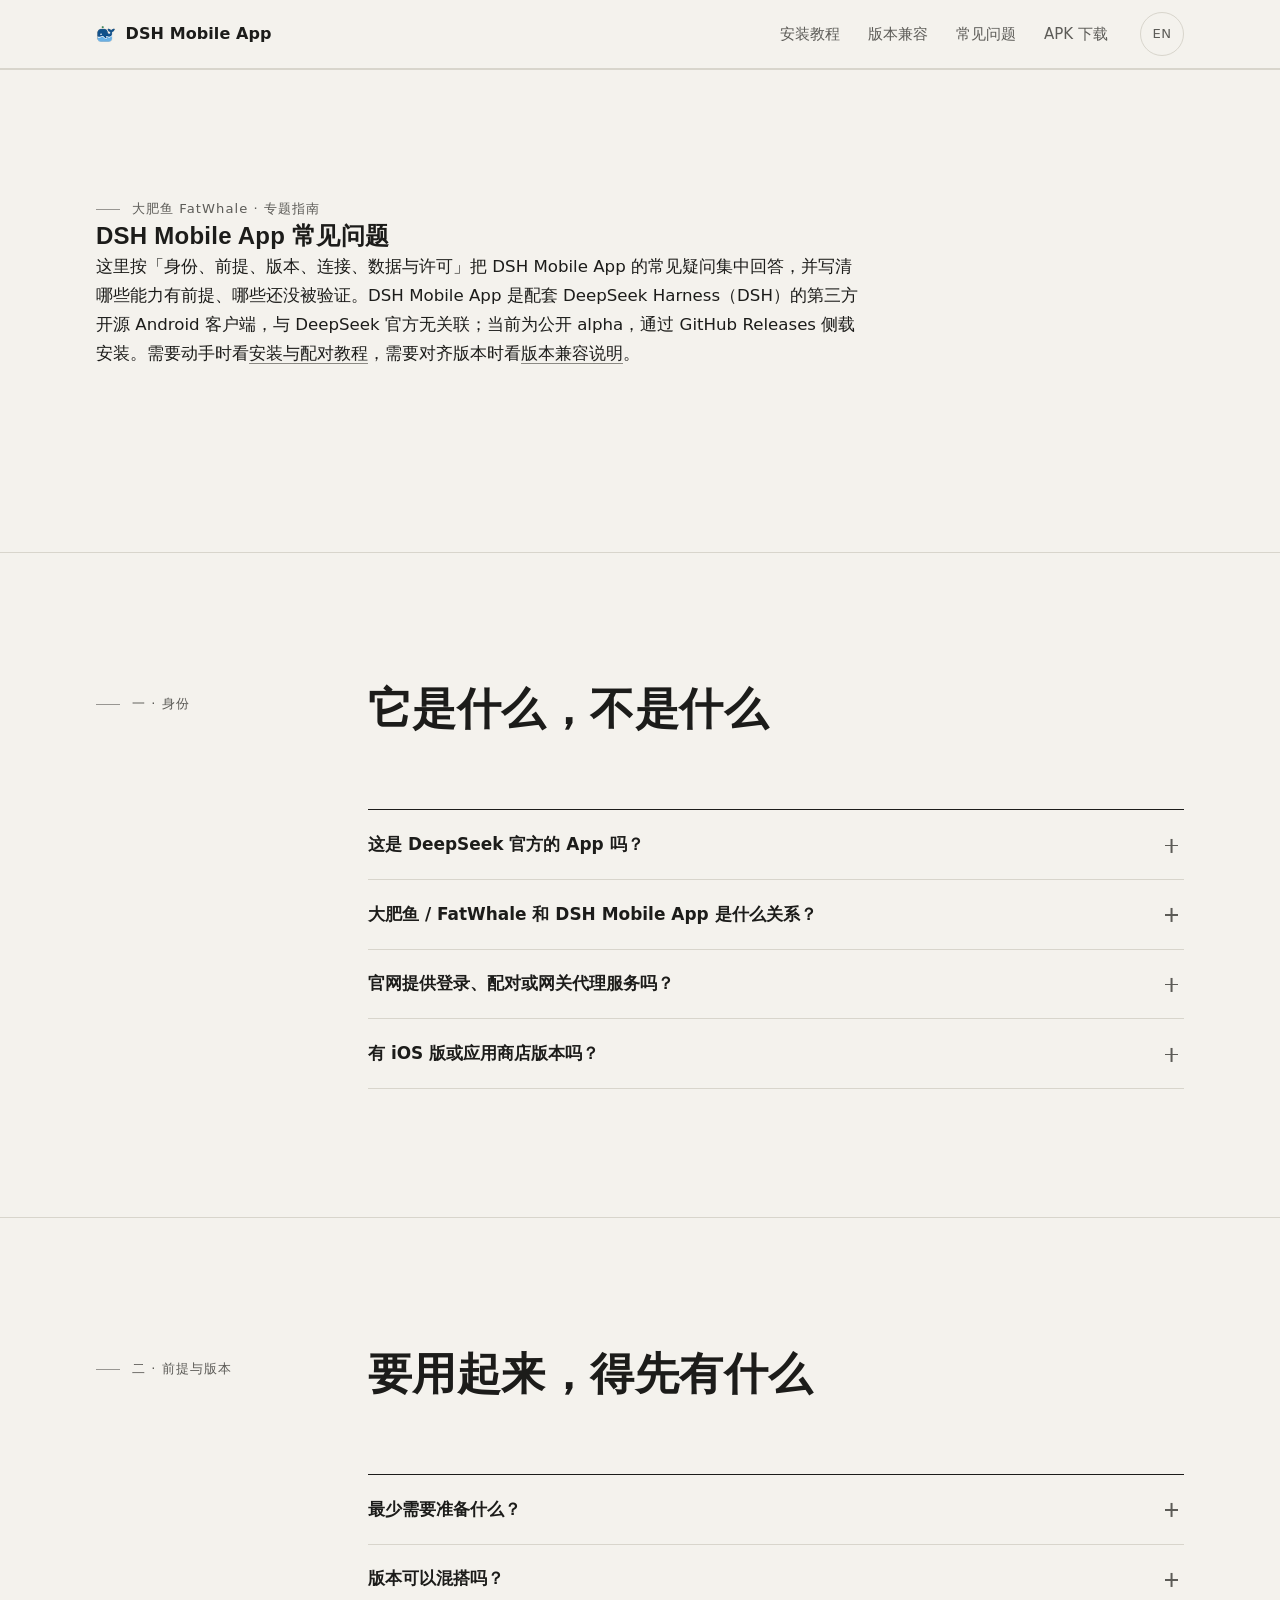
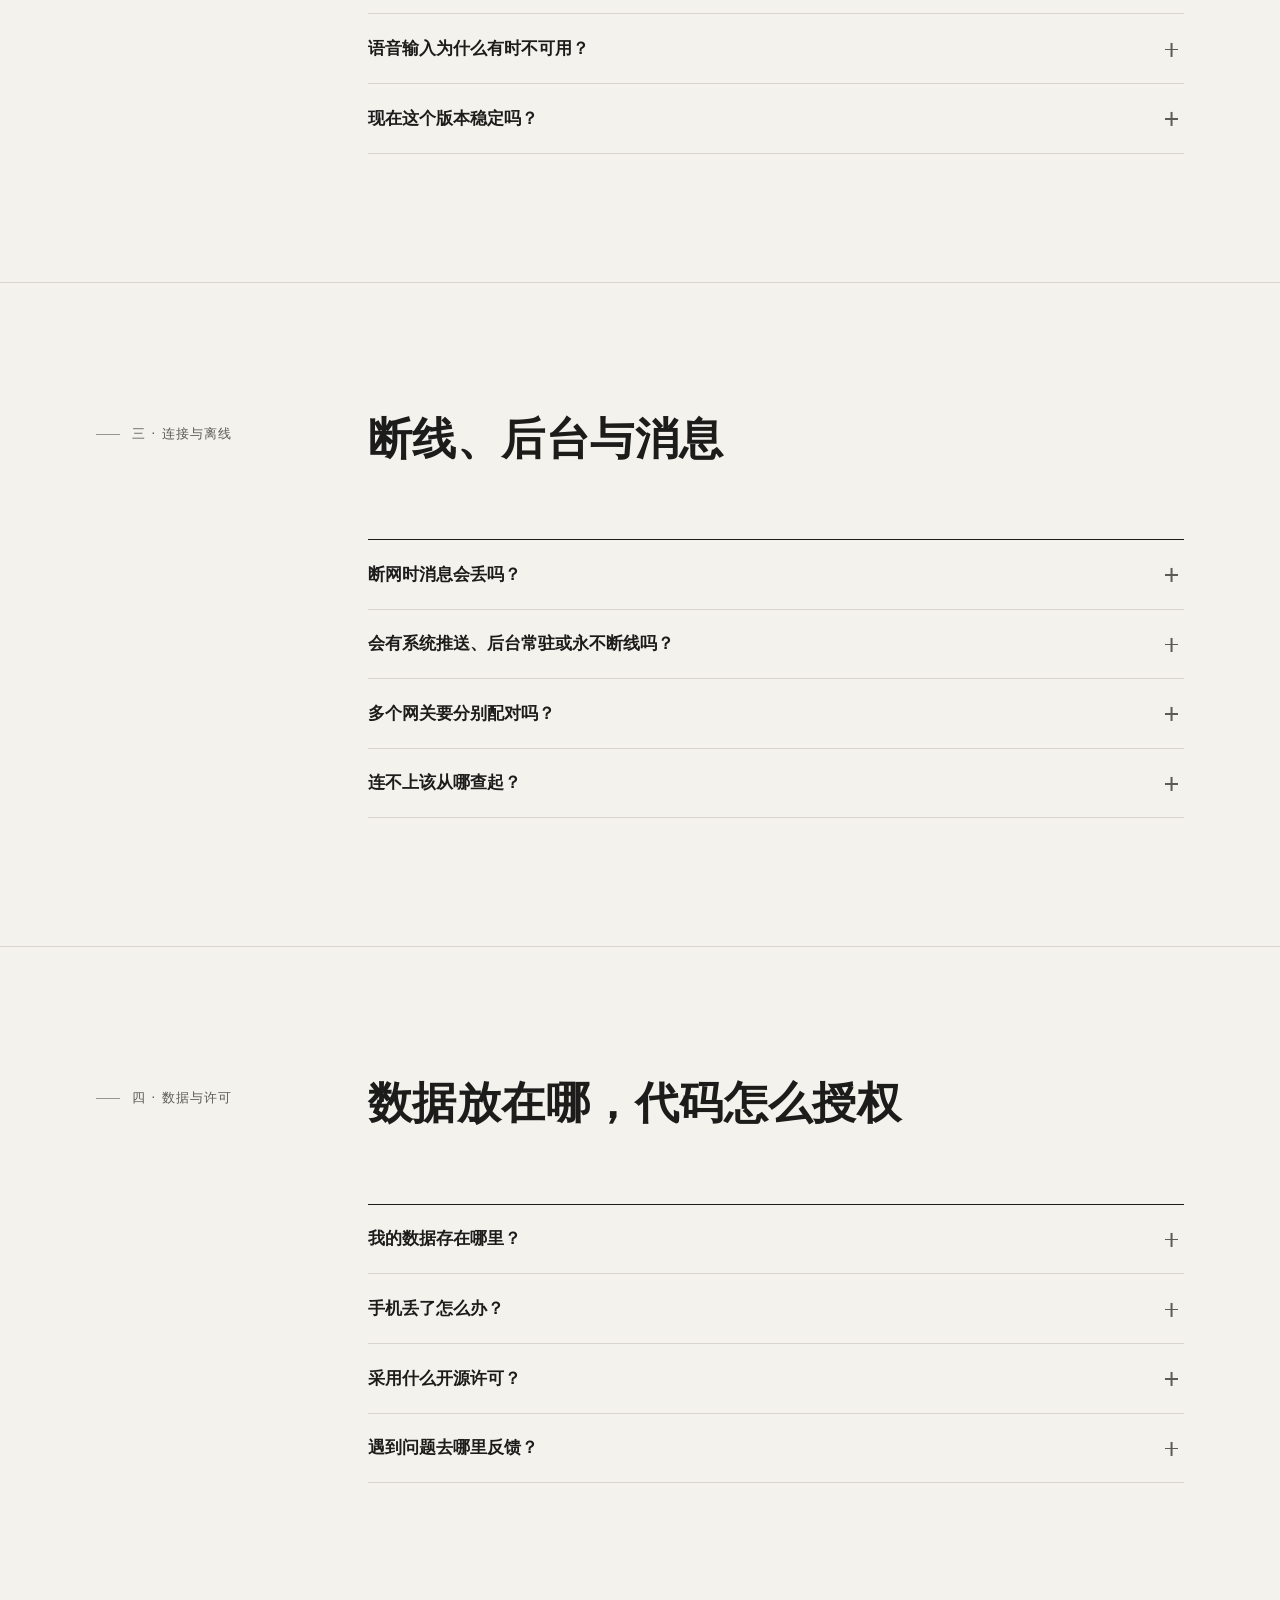
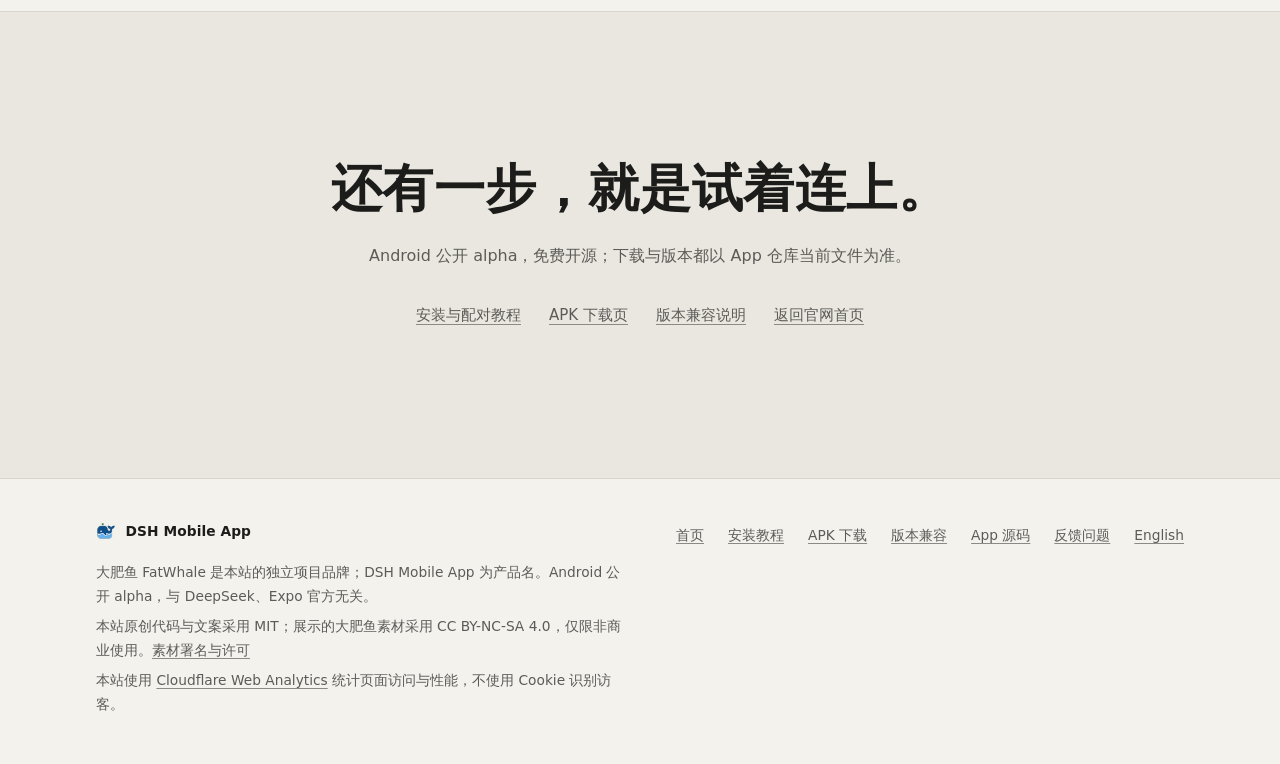
<file: site/faq/index.html>
<!doctype html>
<html lang="zh-CN">
<head>
  <meta charset="utf-8">
  <meta name="viewport" content="width=device-width, initial-scale=1">
  <link rel="canonical" href="https://fatwhale.app/faq/">
  <title>DSH Mobile App 常见问题 FAQ｜大肥鱼 FatWhale</title>
  <meta name="description" content="DSH Mobile App 常见问题：是否 DeepSeek 官方、需要哪些前提、版本兼容怎么查、断线与离线行为、语音条件、数据安全、许可与 iOS / 应用商店状态。按主题分组，附一手来源与专题页链接。">
  <meta name="color-scheme" content="light dark">
  <meta name="theme-color" content="#f4f2ed" media="(prefers-color-scheme: light)">
  <meta name="theme-color" content="#252522" media="(prefers-color-scheme: dark)">
  <meta property="og:type" content="website">
  <meta property="og:locale" content="zh_CN">
  <meta property="og:site_name" content="大肥鱼 FatWhale · DSH Mobile App">
  <meta property="og:title" content="DSH Mobile App 常见问题 FAQ｜大肥鱼 FatWhale">
  <meta property="og:description" content="身份、前提、版本、连接、数据、许可——按主题分组的常见问题与明确边界。">
  <meta property="og:url" content="https://fatwhale.app/faq/">
  <meta property="og:image" content="https://fatwhale.app/og-cover.png">
  <meta property="og:image:width" content="1200">
  <meta property="og:image:height" content="630">
  <meta property="og:image:alt" content="大肥鱼 FatWhale · DSH Mobile App——DeepSeek Harness 远程安卓客户端">
  <meta name="twitter:card" content="summary_large_image">
  <meta name="twitter:image" content="https://fatwhale.app/og-cover.png">
  <link rel="icon" type="image/png" sizes="32x32" href="../favicon-32.png">
  <link rel="apple-touch-icon" type="image/png" sizes="180x180" href="../apple-touch-icon.png">
  <link rel="stylesheet" href="../styles.css">
  <script type="application/ld+json">
{
  "@context": "https://schema.org",
  "@type": "BreadcrumbList",
  "itemListElement": [
    {
      "@type": "ListItem",
      "position": 1,
      "name": "首页",
      "item": "https://fatwhale.app/"
    },
    {
      "@type": "ListItem",
      "position": 2,
      "name": "常见问题",
      "item": "https://fatwhale.app/faq/"
    }
  ]
}
  </script>
  <script type="application/ld+json">
{
  "@context": "https://schema.org",
  "@type": "FAQPage",
  "mainEntity": [
    {
      "@type": "Question",
      "name": "这是 DeepSeek 官方的 App 吗？",
      "acceptedAnswer": {
        "@type": "Answer",
        "text": "不是。DSH Mobile App 是独立的第三方开源项目，与 DeepSeek、Expo 官方均无关联。它也不是手机本地模型或托管 AI 服务：Agent 与模型留在你自己运行的 DSH 宿主上，手机只负责查看与干预。"
      }
    },
    {
      "@type": "Question",
      "name": "大肥鱼 / FatWhale 和 DSH Mobile App 是什么关系？",
      "acceptedAnswer": {
        "@type": "Answer",
        "text": "大肥鱼 FatWhale 是本站（fatwhale.app）使用的独立项目品牌与宠物形象，用来和同名项目区分；产品对外名称始终是 DSH Mobile App。宠物素材来自社区原形象，按 CC BY-NC-SA 4.0 非商业使用，不是本项目原创。"
      }
    },
    {
      "@type": "Question",
      "name": "官网提供登录、配对或网关代理服务吗？",
      "acceptedAnswer": {
        "@type": "Answer",
        "text": "不提供。本站只做介绍与入口：不登录、不生成配对码、不代理网关、不承载对话。配对在宿主与 App 之间完成，反馈走 GitHub Issues。"
      }
    },
    {
      "@type": "Question",
      "name": "有 iOS 版或应用商店版本吗？",
      "acceptedAnswer": {
        "@type": "Answer",
        "text": "没有。iOS 暂缓且未验证；Android 版通过 GitHub Releases 侧载安装，没有应用商店版本，也没有在所有 Android 机型上验证过。下载入口见APK 下载页。"
      }
    },
    {
      "@type": "Question",
      "name": "最少需要准备什么？",
      "acceptedAnswer": {
        "@type": "Answer",
        "text": "一台持续运行 DSH Web 的宿主、装在对应 profile 里的手机网关插件、一台 Android 手机，以及手机到网关的网络路径（同一 Wi-Fi、隧道或 Tailscale）。宿主工具链需要 Node.js 22.13+、npm、Git 和 pnpm。宿主停机时手机无法继续跟进 Agent。"
      }
    },
    {
      "@type": "Question",
      "name": "版本可以混搭吗？",
      "acceptedAnswer": {
        "@type": "Answer",
        "text": "不可以。App、协议、网关插件、DSH 与可选语音包按 compatibility.json 精确匹配；不匹配时策略是停下来询问，不自动升级任一侧。共享协议号不代表新版本已被支持，详见版本兼容说明。"
      }
    },
    {
      "@type": "Question",
      "name": "语音输入为什么有时不可用？",
      "acceptedAnswer": {
        "@type": "Answer",
        "text": "语音需要宿主安装与 DSH 版本匹配的语音插件包，并备好识别模型；它是可选附加能力，识别在宿主侧完成。模型未就绪时 App 会明确显示语音不可用，不会静默失败。"
      }
    },
    {
      "@type": "Question",
      "name": "现在这个版本稳定吗？",
      "acceptedAnswer": {
        "@type": "Answer",
        "text": "这是公开 alpha，协议与界面仍在演进，不能当作稳定版。当前可下载版本、校验文件与已验证范围以 GitHub Releases 和 App 仓库说明为准，本站不写死版本结论。"
      }
    },
    {
      "@type": "Question",
      "name": "断网时消息会丢吗？",
      "acceptedAnswer": {
        "@type": "Answer",
        "text": "会话列表、草稿与附件信息缓存在手机上；离线时写的文字进入发件箱，重连后按顺序补发。但发送与执行仍需恢复连接，附件上传和审批决定必须在线。断线瞬间在途的消息可能显示「未确认」，App 不会静默重发，需要手动重试。"
      }
    },
    {
      "@type": "Question",
      "name": "会有系统推送、后台常驻或永不断线吗？",
      "acceptedAnswer": {
        "@type": "Answer",
        "text": "当前版本不提供系统推送通知，也不保证后台常驻或永不断线。进入后台后系统会挂起 App，回到前台时再探活重连。「离线保留列表与草稿」不等于「离线也能执行」。"
      }
    },
    {
      "@type": "Question",
      "name": "多个网关要分别配对吗？",
      "acceptedAnswer": {
        "@type": "Answer",
        "text": "要。每个网关单独扫码配对，各自保存会话、草稿和发件箱；手机需要能访问对应入口。可选的加密地址簿只加密入口地址，不等于会话端到端加密，也不是使用前提。公网入口必须使用 wss://，App 拒绝明文 ws://。"
      }
    },
    {
      "@type": "Question",
      "name": "连不上该从哪查起？",
      "acceptedAnswer": {
        "@type": "Answer",
        "text": "先看网络能否到达网关，再看 DSH Web 与网关进程是否在运行，最后核对 profile、版本锁定与设备是否被撤销。完整顺序与配对前提见安装与配对教程。"
      }
    },
    {
      "@type": "Question",
      "name": "我的数据存在哪里？",
      "acceptedAnswer": {
        "@type": "Answer",
        "text": "配对凭据保存在手机的安全存储里；会话历史、草稿与附件信息缓存在手机本地。App 没有接入第三方分析 SDK，但宿主、网关和你使用的隧道服务可能各自保留日志；本站另用 Cloudflare Web Analytics 统计页面访问，不使用 Cookie 识别访客。"
      }
    },
    {
      "@type": "Question",
      "name": "手机丢了怎么办？",
      "acceptedAnswer": {
        "@type": "Answer",
        "text": "到网关面板撤销这台设备；只在另一台手机上移除网关并不会撤销它。设备被撤销或凭据过期后，App 会停止重连，需要重新配对。二维码、配对串、设备凭据和真实主机地址不要出现在公开截图或 issue 里。"
      }
    },
    {
      "@type": "Question",
      "name": "采用什么开源许可？",
      "acceptedAnswer": {
        "@type": "Answer",
        "text": "App 与本站原创代码、文案采用 MIT；App 里的宠物动画素材与本站展示的大肥鱼素材单独采用 CC BY-NC-SA 4.0，仅限非商业使用，需署名并相同方式共享，不属于 MIT。详见 LICENSE、NOTICE 与素材署名与许可。"
      }
    },
    {
      "@type": "Question",
      "name": "遇到问题去哪里反馈？",
      "acceptedAnswer": {
        "@type": "Answer",
        "text": "请到 GitHub Issues，附上 App、网关和 DSH 的版本与复现步骤；不要贴配对二维码、设备凭据或未打码的会话截图。"
      }
    }
  ]
}
  </script>
</head>
<body>
  <a class="skip" href="#main">跳到正文</a>

  <header class="masthead">
    <div class="wrap masthead__inner">
      <a class="brand" href="../"><img class="brand__mark" src="../favicon-32.png" width="32" height="32" alt="">DSH Mobile App</a>
      <nav class="nav" aria-label="主要导航">
        <a href="../install/">安装教程</a>
        <a href="../compatibility/">版本兼容</a>
        <a href="../faq/">常见问题</a>
        <a href="../download/">APK 下载</a>
      </nav>
      <a class="lang" href="../en/" hreflang="en" lang="en">EN</a>
    </div>
  </header>

  <main id="main">
    <section class="section" aria-labelledby="page-title">
      <div class="wrap">
        <p class="eyebrow">大肥鱼 FatWhale · 专题指南</p>
        <h1 id="page-title" class="display">DSH Mobile App 常见问题</h1>
        <p class="facts__definition">这里按「身份、前提、版本、连接、数据与许可」把 DSH Mobile App 的常见疑问集中回答，并写清哪些能力有前提、哪些还没被验证。DSH Mobile App 是配套 DeepSeek Harness（DSH）的第三方开源 Android 客户端，与 DeepSeek 官方无关联；当前为公开 alpha，通过 GitHub Releases 侧载安装。需要动手时看<a href="../install/">安装与配对教程</a>，需要对齐版本时看<a href="../compatibility/">版本兼容说明</a>。</p>
      </div>
    </section>

    <section class="section" id="identity" aria-labelledby="identity-title">
      <div class="wrap">
        <div class="section__head">
          <p class="eyebrow">一 · 身份</p>
          <div>
            <h2 id="identity-title" class="display">它是什么，不是什么</h2>
          </div>
        </div>
        <div class="faq-layout">
          <div class="spacer"></div>
          <div class="faq">
            <details>
              <summary>这是 DeepSeek 官方的 App 吗？</summary>
              <div class="answer"><p>不是。DSH Mobile App 是独立的第三方开源项目，与 DeepSeek、Expo 官方均无关联。它也不是手机本地模型或托管 AI 服务：Agent 与模型留在你自己运行的 DSH 宿主上，手机只负责查看与干预。</p></div>
            </details>
            <details>
              <summary>大肥鱼 / FatWhale 和 DSH Mobile App 是什么关系？</summary>
              <div class="answer"><p>大肥鱼 FatWhale 是本站（<a href="https://fatwhale.app/">fatwhale.app</a>）使用的独立项目品牌与宠物形象，用来和同名项目区分；产品对外名称始终是 <b>DSH Mobile App</b>。宠物素材来自社区原形象，按 CC BY-NC-SA 4.0 非商业使用，不是本项目原创。</p></div>
            </details>
            <details>
              <summary>官网提供登录、配对或网关代理服务吗？</summary>
              <div class="answer"><p>不提供。本站只做介绍与入口：不登录、不生成配对码、不代理网关、不承载对话。配对在宿主与 App 之间完成，反馈走 <a href="https://github.com/solla-h/dsh-mobile-app/issues">GitHub Issues</a>。</p></div>
            </details>
            <details>
              <summary>有 iOS 版或应用商店版本吗？</summary>
              <div class="answer"><p>没有。iOS 暂缓且未验证；Android 版通过 GitHub Releases 侧载安装，没有应用商店版本，也没有在所有 Android 机型上验证过。下载入口见<a href="../download/">APK 下载页</a>。</p></div>
            </details>
          </div>
        </div>
      </div>
    </section>

    <section class="section" id="requirements" aria-labelledby="req-title">
      <div class="wrap">
        <div class="section__head">
          <p class="eyebrow">二 · 前提与版本</p>
          <div>
            <h2 id="req-title" class="display">要用起来，得先有什么</h2>
          </div>
        </div>
        <div class="faq-layout">
          <div class="spacer"></div>
          <div class="faq">
            <details>
              <summary>最少需要准备什么？</summary>
              <div class="answer"><p>一台持续运行 DSH Web 的宿主、装在对应 profile 里的手机网关插件、一台 Android 手机，以及手机到网关的网络路径（同一 Wi-Fi、隧道或 Tailscale）。宿主工具链需要 Node.js 22.13+、npm、Git 和 pnpm。宿主停机时手机无法继续跟进 Agent。</p></div>
            </details>
            <details>
              <summary>版本可以混搭吗？</summary>
              <div class="answer"><p>不可以。App、协议、网关插件、DSH 与可选语音包按 <a href="https://github.com/solla-h/dsh-mobile-app/blob/master/compatibility.json">compatibility.json</a> 精确匹配；不匹配时策略是停下来询问，不自动升级任一侧。共享协议号不代表新版本已被支持，详见<a href="../compatibility/">版本兼容说明</a>。</p></div>
            </details>
            <details>
              <summary>语音输入为什么有时不可用？</summary>
              <div class="answer"><p>语音需要宿主安装与 DSH 版本匹配的语音插件包，并备好识别模型；它是可选附加能力，识别在宿主侧完成。模型未就绪时 App 会明确显示语音不可用，不会静默失败。</p></div>
            </details>
            <details>
              <summary>现在这个版本稳定吗？</summary>
              <div class="answer"><p>这是公开 alpha，协议与界面仍在演进，不能当作稳定版。当前可下载版本、校验文件与已验证范围以 <a href="https://github.com/solla-h/dsh-mobile-app/releases">GitHub Releases</a> 和 <a href="https://github.com/solla-h/dsh-mobile-app">App 仓库</a>说明为准，本站不写死版本结论。</p></div>
            </details>
          </div>
        </div>
      </div>
    </section>

    <section class="section" id="connection" aria-labelledby="conn-title">
      <div class="wrap">
        <div class="section__head">
          <p class="eyebrow">三 · 连接与离线</p>
          <div>
            <h2 id="conn-title" class="display">断线、后台与消息</h2>
          </div>
        </div>
        <div class="faq-layout">
          <div class="spacer"></div>
          <div class="faq">
            <details>
              <summary>断网时消息会丢吗？</summary>
              <div class="answer"><p>会话列表、草稿与附件信息缓存在手机上；离线时写的文字进入发件箱，重连后按顺序补发。但发送与执行仍需恢复连接，附件上传和审批决定必须在线。断线瞬间在途的消息可能显示「未确认」，App 不会静默重发，需要手动重试。</p></div>
            </details>
            <details>
              <summary>会有系统推送、后台常驻或永不断线吗？</summary>
              <div class="answer"><p>当前版本不提供系统推送通知，也不保证后台常驻或永不断线。进入后台后系统会挂起 App，回到前台时再探活重连。「离线保留列表与草稿」不等于「离线也能执行」。</p></div>
            </details>
            <details>
              <summary>多个网关要分别配对吗？</summary>
              <div class="answer"><p>要。每个网关单独扫码配对，各自保存会话、草稿和发件箱；手机需要能访问对应入口。可选的加密地址簿只加密入口地址，不等于会话端到端加密，也不是使用前提。公网入口必须使用 <code>wss://</code>，App 拒绝明文 <code>ws://</code>。</p></div>
            </details>
            <details>
              <summary>连不上该从哪查起？</summary>
              <div class="answer"><p>先看网络能否到达网关，再看 DSH Web 与网关进程是否在运行，最后核对 profile、版本锁定与设备是否被撤销。完整顺序与配对前提见<a href="../install/">安装与配对教程</a>。</p></div>
            </details>
          </div>
        </div>
      </div>
    </section>

    <section class="section" id="data" aria-labelledby="data-title">
      <div class="wrap">
        <div class="section__head">
          <p class="eyebrow">四 · 数据与许可</p>
          <div>
            <h2 id="data-title" class="display">数据放在哪，代码怎么授权</h2>
          </div>
        </div>
        <div class="faq-layout">
          <div class="spacer"></div>
          <div class="faq">
            <details>
              <summary>我的数据存在哪里？</summary>
              <div class="answer"><p>配对凭据保存在手机的安全存储里；会话历史、草稿与附件信息缓存在手机本地。App 没有接入第三方分析 SDK，但宿主、网关和你使用的隧道服务可能各自保留日志；本站另用 Cloudflare Web Analytics 统计页面访问，不使用 Cookie 识别访客。</p></div>
            </details>
            <details>
              <summary>手机丢了怎么办？</summary>
              <div class="answer"><p>到网关面板撤销这台设备；只在另一台手机上移除网关并不会撤销它。设备被撤销或凭据过期后，App 会停止重连，需要重新配对。二维码、配对串、设备凭据和真实主机地址不要出现在公开截图或 issue 里。</p></div>
            </details>
            <details>
              <summary>采用什么开源许可？</summary>
              <div class="answer"><p>App 与本站原创代码、文案采用 MIT；App 里的宠物动画素材与本站展示的大肥鱼素材单独采用 CC BY-NC-SA 4.0，仅限非商业使用，需署名并相同方式共享，不属于 MIT。详见 <a href="https://github.com/solla-h/dsh-mobile-app/blob/master/LICENSE">LICENSE</a>、<a href="https://github.com/solla-h/dsh-mobile-app/blob/master/NOTICE">NOTICE</a> 与<a href="../media/ATTRIBUTION.txt">素材署名与许可</a>。</p></div>
            </details>
            <details>
              <summary>遇到问题去哪里反馈？</summary>
              <div class="answer"><p>请到 <a href="https://github.com/solla-h/dsh-mobile-app/issues">GitHub Issues</a>，附上 App、网关和 DSH 的版本与复现步骤；不要贴配对二维码、设备凭据或未打码的会话截图。</p></div>
            </details>
          </div>
        </div>
      </div>
    </section>

    <section class="closing" aria-labelledby="next-title">
      <div class="wrap">
        <h2 id="next-title" class="display">还有一步，就是试着连上。</h2>
        <p>Android 公开 alpha，免费开源；下载与版本都以 App 仓库当前文件为准。</p>
        <div class="more">
          <a href="../install/">安装与配对教程</a>
          <a href="../download/">APK 下载页</a>
          <a href="../compatibility/">版本兼容说明</a>
          <a href="../">返回官网首页</a>
        </div>
      </div>
    </section>
  </main>

  <footer class="footer">
    <div class="wrap footer__grid">
      <div>
        <p class="brand"><img class="brand__mark" src="../favicon-32.png" width="32" height="32" alt="">DSH Mobile App</p>
        <p>大肥鱼 FatWhale 是本站的独立项目品牌；DSH Mobile App 为产品名。Android 公开 alpha，与 DeepSeek、Expo 官方无关。</p>
        <p>本站原创代码与文案采用 MIT；展示的大肥鱼素材采用 CC BY-NC-SA 4.0，仅限非商业使用。<a href="../media/ATTRIBUTION.txt">素材署名与许可</a></p>
        <p>本站使用 <a href="https://www.cloudflare.com/web-analytics/">Cloudflare Web Analytics</a> 统计页面访问与性能，不使用 Cookie 识别访客。</p>
      </div>
      <nav aria-label="页脚链接">
        <a href="../">首页</a>
        <a href="../install/">安装教程</a>
        <a href="../download/">APK 下载</a>
        <a href="../compatibility/">版本兼容</a>
        <a href="https://github.com/solla-h/dsh-mobile-app">App 源码</a>
        <a href="https://github.com/solla-h/dsh-mobile-app/issues">反馈问题</a>
        <a href="../en/" hreflang="en" lang="en">English</a>
      </nav>
    </div>
  </footer>
</body>
</html>
</file>
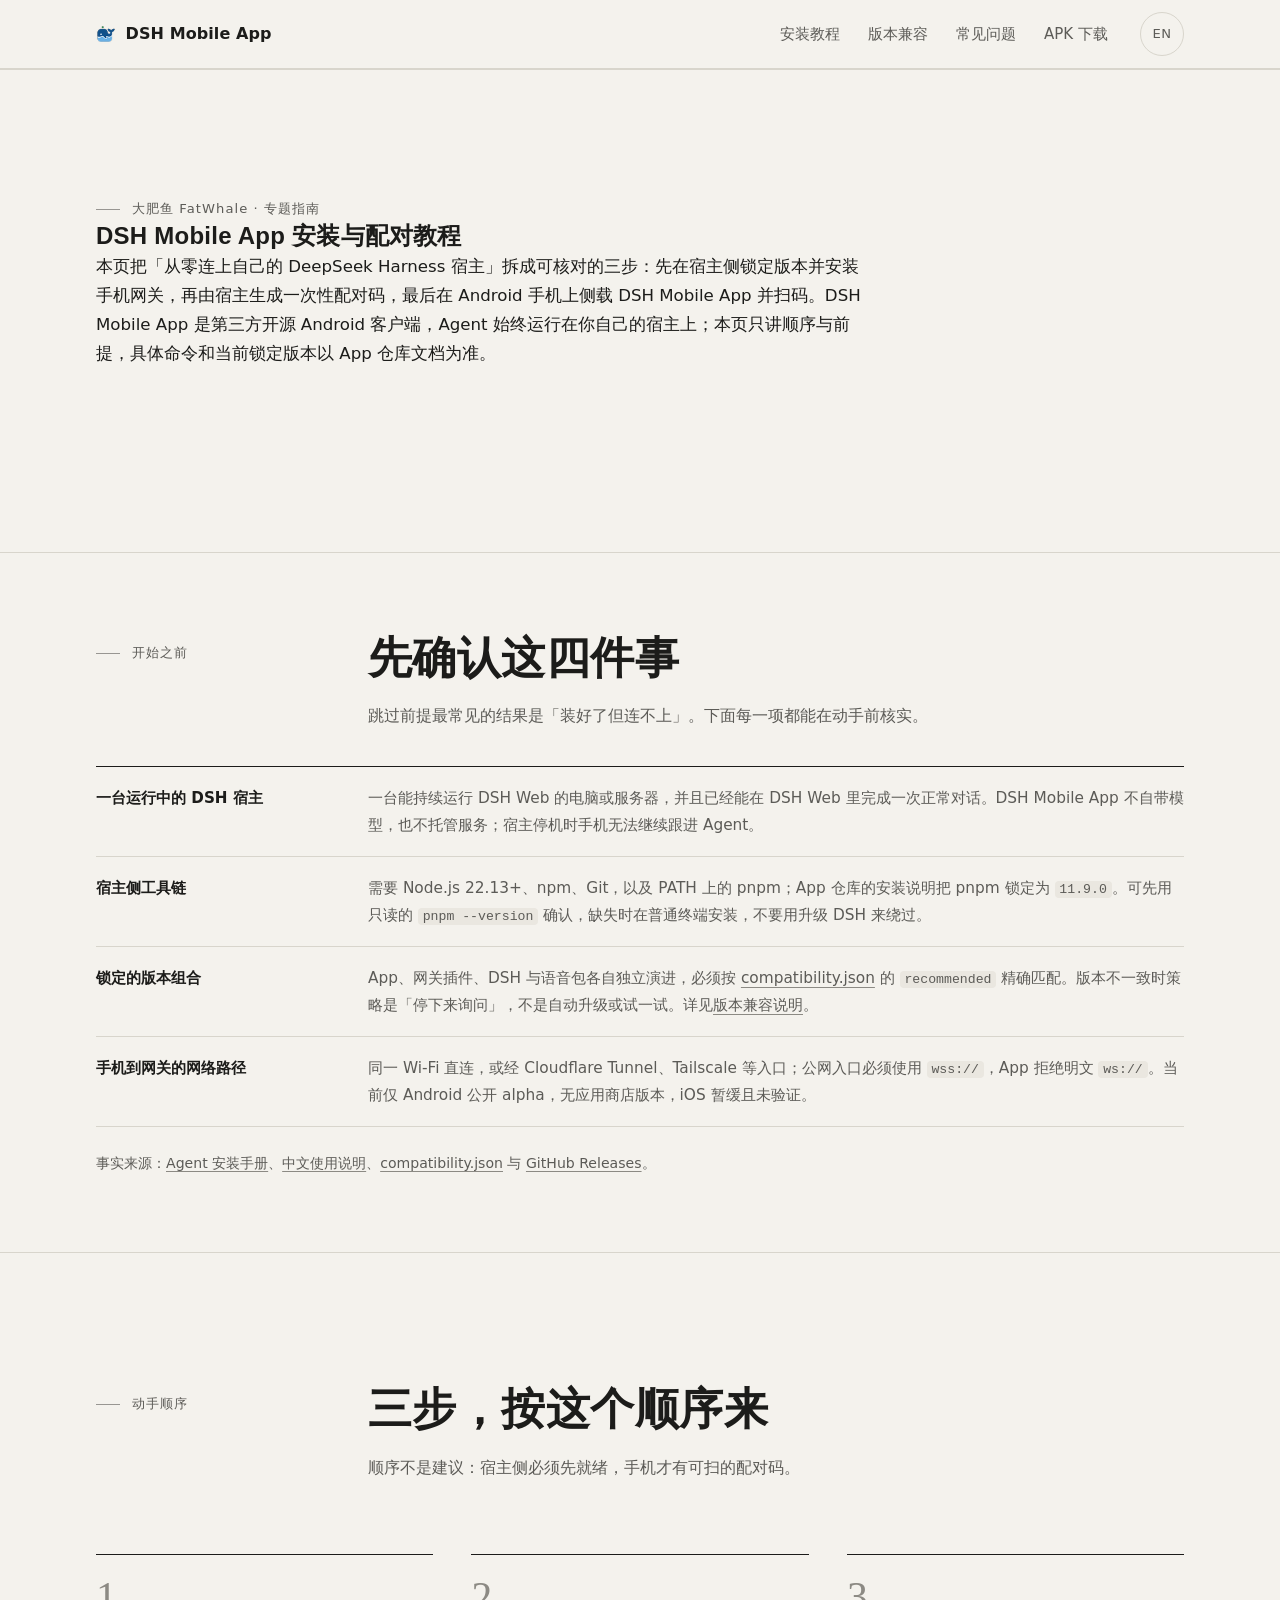
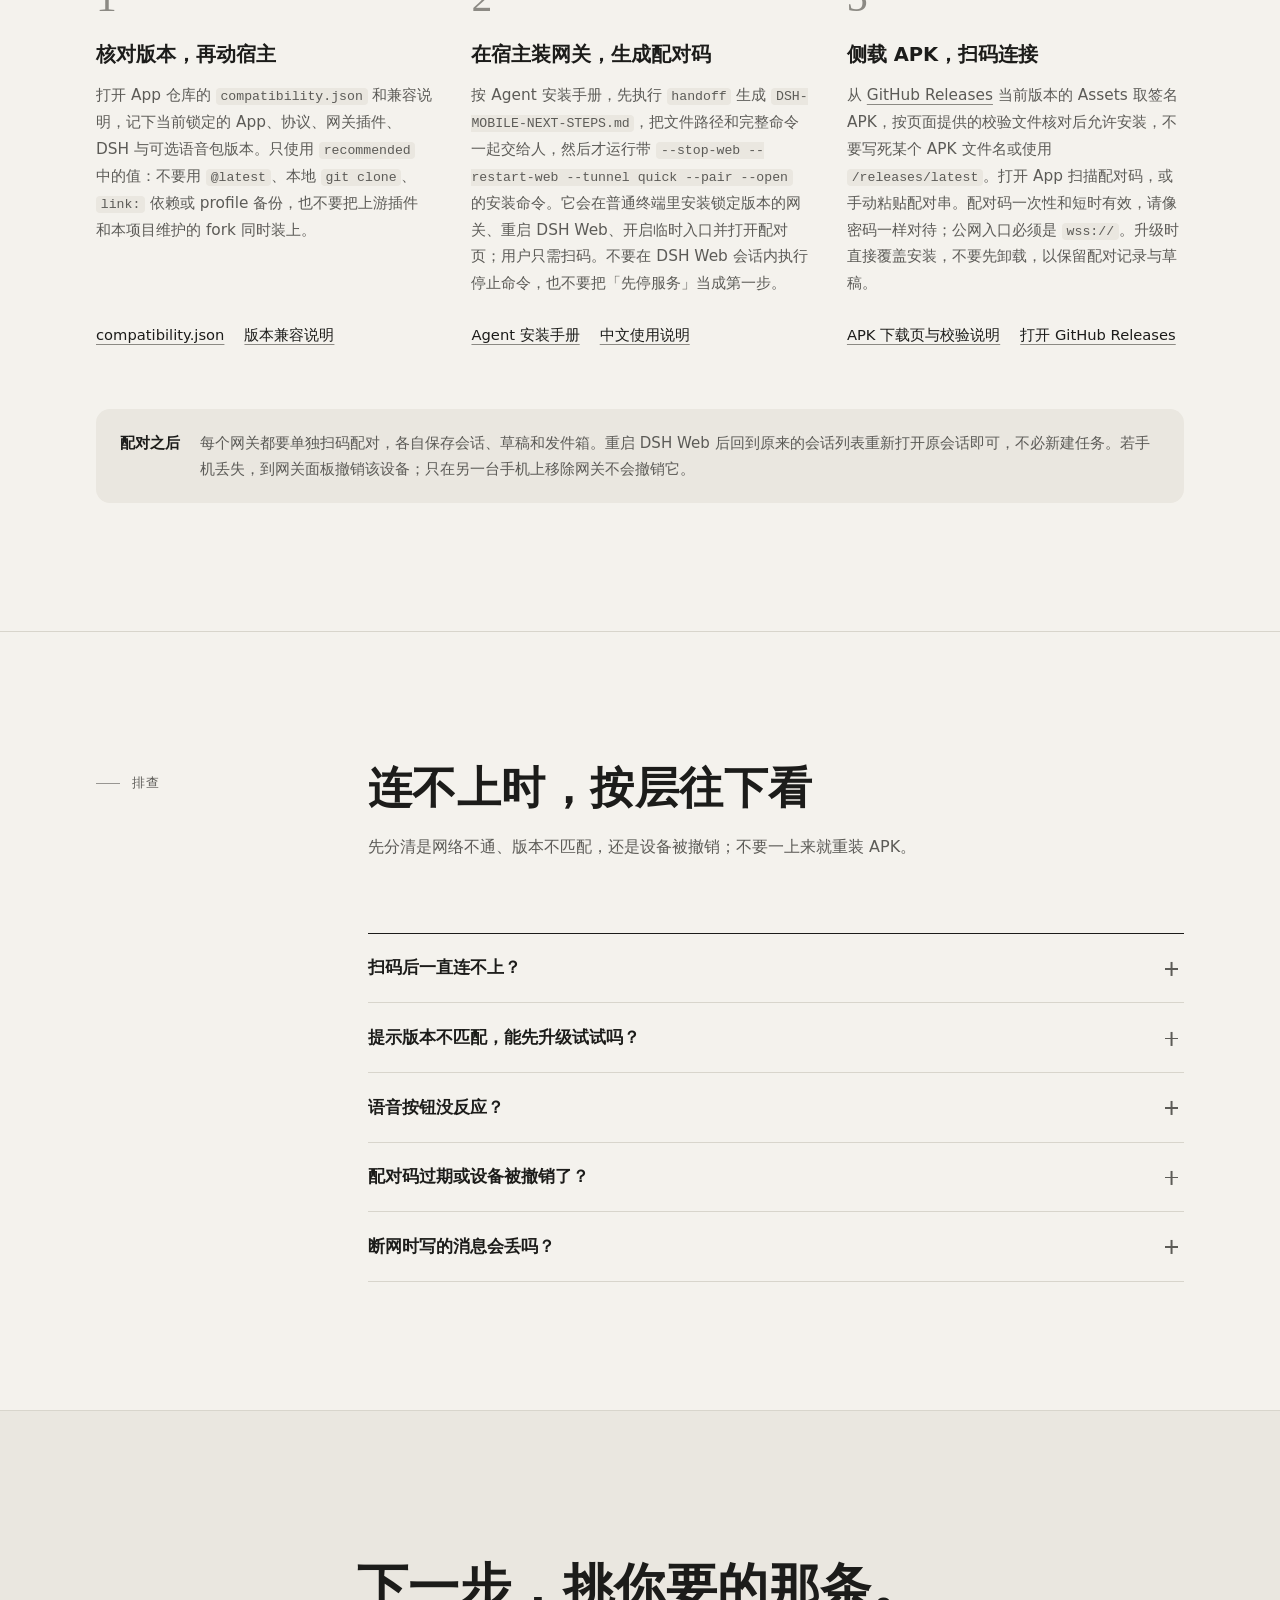
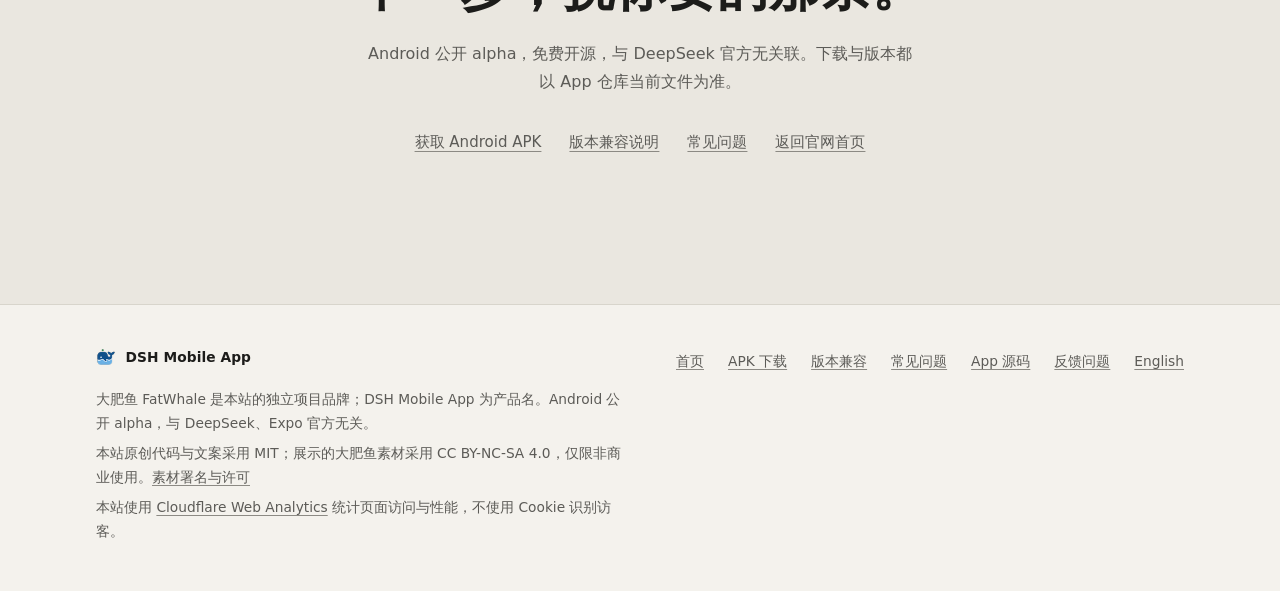
<file: site/install/index.html>
<!doctype html>
<html lang="zh-CN">
<head>
  <meta charset="utf-8">
  <meta name="viewport" content="width=device-width, initial-scale=1">
  <link rel="canonical" href="https://fatwhale.app/install/">
  <title>DSH Mobile App 安装与配对教程｜大肥鱼 FatWhale</title>
  <meta name="description" content="DSH Mobile App 安装与配对教程：从核对 compatibility.json 的锁定版本、在 DSH 宿主安装手机网关并生成配对码，到 Android 侧载 APK 后扫码连接。含连不上、语音不可用等排查顺序与一手来源链接。">
  <meta name="color-scheme" content="light dark">
  <meta name="theme-color" content="#f4f2ed" media="(prefers-color-scheme: light)">
  <meta name="theme-color" content="#252522" media="(prefers-color-scheme: dark)">
  <meta property="og:type" content="website">
  <meta property="og:locale" content="zh_CN">
  <meta property="og:site_name" content="大肥鱼 FatWhale · DSH Mobile App">
  <meta property="og:title" content="DSH Mobile App 安装与配对教程｜大肥鱼 FatWhale">
  <meta property="og:description" content="核对版本锁定 → 宿主装网关、生成配对码 → 手机侧载 APK 后扫码。附前提条件与排查顺序。">
  <meta property="og:url" content="https://fatwhale.app/install/">
  <meta property="og:image" content="https://fatwhale.app/og-cover.png">
  <meta property="og:image:width" content="1200">
  <meta property="og:image:height" content="630">
  <meta property="og:image:alt" content="大肥鱼 FatWhale · DSH Mobile App——DeepSeek Harness 远程安卓客户端">
  <meta name="twitter:card" content="summary_large_image">
  <meta name="twitter:image" content="https://fatwhale.app/og-cover.png">
  <link rel="icon" type="image/png" sizes="32x32" href="../favicon-32.png">
  <link rel="apple-touch-icon" type="image/png" sizes="180x180" href="../apple-touch-icon.png">
  <link rel="stylesheet" href="../styles.css">
  <script type="application/ld+json">
{
  "@context": "https://schema.org",
  "@type": "BreadcrumbList",
  "itemListElement": [
    {
      "@type": "ListItem",
      "position": 1,
      "name": "首页",
      "item": "https://fatwhale.app/"
    },
    {
      "@type": "ListItem",
      "position": 2,
      "name": "安装与配对",
      "item": "https://fatwhale.app/install/"
    }
  ]
}
  </script>
</head>
<body>
  <a class="skip" href="#main">跳到正文</a>

  <header class="masthead">
    <div class="wrap masthead__inner">
      <a class="brand" href="../"><img class="brand__mark" src="../favicon-32.png" width="32" height="32" alt="">DSH Mobile App</a>
      <nav class="nav" aria-label="主要导航">
        <a href="../install/">安装教程</a>
        <a href="../compatibility/">版本兼容</a>
        <a href="../faq/">常见问题</a>
        <a href="../download/">APK 下载</a>
      </nav>
      <a class="lang" href="../en/" hreflang="en" lang="en">EN</a>
    </div>
  </header>

  <main id="main">
    <section class="section" aria-labelledby="page-title">
      <div class="wrap">
        <p class="eyebrow">大肥鱼 FatWhale · 专题指南</p>
        <h1 id="page-title" class="display">DSH Mobile App 安装与配对教程</h1>
        <p class="facts__definition">本页把「从零连上自己的 DeepSeek Harness 宿主」拆成可核对的三步：先在宿主侧锁定版本并安装手机网关，再由宿主生成一次性配对码，最后在 Android 手机上侧载 DSH Mobile App 并扫码。DSH Mobile App 是第三方开源 Android 客户端，Agent 始终运行在你自己的宿主上；本页只讲顺序与前提，具体命令和当前锁定版本以 App 仓库文档为准。</p>
      </div>
    </section>

    <section class="section section--facts" aria-labelledby="pre-title">
      <div class="wrap">
        <div class="section__head">
          <p class="eyebrow">开始之前</p>
          <div>
            <h2 id="pre-title" class="display">先确认这四件事</h2>
            <p class="intro">跳过前提最常见的结果是「装好了但连不上」。下面每一项都能在动手前核实。</p>
          </div>
        </div>
        <dl class="facts">
          <div class="facts__row">
            <dt>一台运行中的 DSH 宿主</dt>
            <dd>一台能持续运行 DSH Web 的电脑或服务器，并且已经能在 DSH Web 里完成一次正常对话。DSH Mobile App 不自带模型，也不托管服务；宿主停机时手机无法继续跟进 Agent。</dd>
          </div>
          <div class="facts__row">
            <dt>宿主侧工具链</dt>
            <dd>需要 Node.js 22.13+、npm、Git，以及 PATH 上的 pnpm；App 仓库的安装说明把 pnpm 锁定为 <code>11.9.0</code>。可先用只读的 <code>pnpm --version</code> 确认，缺失时在普通终端安装，不要用升级 DSH 来绕过。</dd>
          </div>
          <div class="facts__row">
            <dt>锁定的版本组合</dt>
            <dd>App、网关插件、DSH 与语音包各自独立演进，必须按 <a href="https://github.com/solla-h/dsh-mobile-app/blob/master/compatibility.json">compatibility.json</a> 的 <code>recommended</code> 精确匹配。版本不一致时策略是「停下来询问」，不是自动升级或试一试。详见<a href="../compatibility/">版本兼容说明</a>。</dd>
          </div>
          <div class="facts__row">
            <dt>手机到网关的网络路径</dt>
            <dd>同一 Wi-Fi 直连，或经 Cloudflare Tunnel、Tailscale 等入口；公网入口必须使用 <code>wss://</code>，App 拒绝明文 <code>ws://</code>。当前仅 Android 公开 alpha，无应用商店版本，iOS 暂缓且未验证。</dd>
          </div>
        </dl>
        <p class="facts__source">事实来源：<a href="https://github.com/solla-h/dsh-mobile-app/blob/master/docs/AGENT-SETUP.md">Agent 安装手册</a>、<a href="https://github.com/solla-h/dsh-mobile-app/blob/master/docs/USER-GUIDE.zh-CN.md">中文使用说明</a>、<a href="https://github.com/solla-h/dsh-mobile-app/blob/master/compatibility.json">compatibility.json</a> 与 <a href="https://github.com/solla-h/dsh-mobile-app/releases">GitHub Releases</a>。</p>
      </div>
    </section>

    <section class="section" id="steps" aria-labelledby="steps-title">
      <div class="wrap">
        <div class="section__head">
          <p class="eyebrow">动手顺序</p>
          <div>
            <h2 id="steps-title" class="display">三步，按这个顺序来</h2>
            <p class="intro">顺序不是建议：宿主侧必须先就绪，手机才有可扫的配对码。</p>
          </div>
        </div>

        <ol class="steps">
          <li class="step">
            <h3>核对版本，再动宿主</h3>
            <p>打开 App 仓库的 <code>compatibility.json</code> 和兼容说明，记下当前锁定的 App、协议、网关插件、DSH 与可选语音包版本。只使用 <code>recommended</code> 中的值：不要用 <code>@latest</code>、本地 <code>git clone</code>、<code>link:</code> 依赖或 profile 备份，也不要把上游插件和本项目维护的 fork 同时装上。</p>
            <div class="links">
              <a href="https://github.com/solla-h/dsh-mobile-app/blob/master/compatibility.json">compatibility.json</a>
              <a href="https://github.com/solla-h/dsh-mobile-app/blob/master/docs/COMPATIBILITY.md">版本兼容说明</a>
            </div>
          </li>
          <li class="step">
            <h3>在宿主装网关，生成配对码</h3>
            <p>按 Agent 安装手册，先执行 <code>handoff</code> 生成 <code>DSH-MOBILE-NEXT-STEPS.md</code>，把文件路径和完整命令一起交给人，然后才运行带 <code>--stop-web --restart-web --tunnel quick --pair --open</code> 的安装命令。它会在普通终端里安装锁定版本的网关、重启 DSH Web、开启临时入口并打开配对页；用户只需扫码。不要在 DSH Web 会话内执行停止命令，也不要把「先停服务」当成第一步。</p>
            <div class="links">
              <a href="https://github.com/solla-h/dsh-mobile-app/blob/master/docs/AGENT-SETUP.md">Agent 安装手册</a>
              <a href="https://github.com/solla-h/dsh-mobile-app/blob/master/docs/USER-GUIDE.zh-CN.md">中文使用说明</a>
            </div>
          </li>
          <li class="step">
            <h3>侧载 APK，扫码连接</h3>
            <p>从 <a href="https://github.com/solla-h/dsh-mobile-app/releases">GitHub Releases</a> 当前版本的 Assets 取签名 APK，按页面提供的校验文件核对后允许安装，不要写死某个 APK 文件名或使用 <code>/releases/latest</code>。打开 App 扫描配对码，或手动粘贴配对串。配对码一次性和短时有效，请像密码一样对待；公网入口必须是 <code>wss://</code>。升级时直接覆盖安装，不要先卸载，以保留配对记录与草稿。</p>
            <div class="links">
              <a href="../download/">APK 下载页与校验说明</a>
              <a href="https://github.com/solla-h/dsh-mobile-app/releases">打开 GitHub Releases</a>
            </div>
          </li>
        </ol>

        <div class="preflight">
          <b>配对之后</b>
          <p>每个网关都要单独扫码配对，各自保存会话、草稿和发件箱。重启 DSH Web 后回到原来的会话列表重新打开原会话即可，不必新建任务。若手机丢失，到网关面板撤销该设备；只在另一台手机上移除网关不会撤销它。</p>
        </div>
      </div>
    </section>

    <section class="section" id="troubleshoot" aria-labelledby="trouble-title">
      <div class="wrap">
        <div class="section__head">
          <p class="eyebrow">排查</p>
          <div>
            <h2 id="trouble-title" class="display">连不上时，按层往下看</h2>
            <p class="intro">先分清是网络不通、版本不匹配，还是设备被撤销；不要一上来就重装 APK。</p>
          </div>
        </div>
        <div class="faq-layout">
          <div class="spacer"></div>
          <div class="faq">
            <details>
              <summary>扫码后一直连不上？</summary>
              <div class="answer"><p>依次检查：手机能否访问网关入口（同一 Wi-Fi、隧道或 Tailscale）；公网入口是否为 <code>wss://</code>；宿主上的 DSH Web 与网关是否仍在运行；网关插件版本与 profile 是否与锁定组合一致。网络层通了再看应用层，能省掉大部分无效重装。</p></div>
            </details>
            <details>
              <summary>提示版本不匹配，能先升级试试吗？</summary>
              <div class="answer"><p>不能自动升级任一侧。兼容策略要求精确匹配，不匹配时停下来核对 <a href="https://github.com/solla-h/dsh-mobile-app/blob/master/compatibility.json">compatibility.json</a>，确认该组合是否在已验证范围内；「未覆盖」的含义是停下来询问，而不是试一试。详见<a href="../compatibility/">版本兼容说明</a>。</p></div>
            </details>
            <details>
              <summary>语音按钮没反应？</summary>
              <div class="answer"><p>语音是宿主侧的可选附加能力，不是网关协议的一部分。需要安装与 DSH 版本匹配的语音插件包并备好识别模型；模型未就绪时 App 会明确显示语音不可用，不会静默失败。识别在宿主侧完成，手机本地不做识别。</p></div>
            </details>
            <details>
              <summary>配对码过期或设备被撤销了？</summary>
              <div class="answer"><p>配对码一次性、短时有效，过期就在宿主侧重新生成；二维码、配对串、设备凭据和真实主机地址不要贴进公开 issue 或截图。设备被撤销或凭据过期时，App 会停止重连，需要重新配对。</p></div>
            </details>
            <details>
              <summary>断网时写的消息会丢吗？</summary>
              <div class="answer"><p>会话列表、草稿与附件信息缓存在手机上，离线时写的文字进入发件箱，重连后按顺序补发；发送与执行仍需恢复连接，附件上传和审批决定必须在线。断线瞬间在途的消息可能显示「未确认」，需要手动重试。更多边界见<a href="../faq/">常见问题</a>。</p></div>
            </details>
          </div>
        </div>
      </div>
    </section>

    <section class="closing" aria-labelledby="next-title">
      <div class="wrap">
        <h2 id="next-title" class="display">下一步，挑你要的那条。</h2>
        <p>Android 公开 alpha，免费开源，与 DeepSeek 官方无关联。下载与版本都以 App 仓库当前文件为准。</p>
        <div class="more">
          <a href="../download/">获取 Android APK</a>
          <a href="../compatibility/">版本兼容说明</a>
          <a href="../faq/">常见问题</a>
          <a href="../">返回官网首页</a>
        </div>
      </div>
    </section>
  </main>

  <footer class="footer">
    <div class="wrap footer__grid">
      <div>
        <p class="brand"><img class="brand__mark" src="../favicon-32.png" width="32" height="32" alt="">DSH Mobile App</p>
        <p>大肥鱼 FatWhale 是本站的独立项目品牌；DSH Mobile App 为产品名。Android 公开 alpha，与 DeepSeek、Expo 官方无关。</p>
        <p>本站原创代码与文案采用 MIT；展示的大肥鱼素材采用 CC BY-NC-SA 4.0，仅限非商业使用。<a href="../media/ATTRIBUTION.txt">素材署名与许可</a></p>
        <p>本站使用 <a href="https://www.cloudflare.com/web-analytics/">Cloudflare Web Analytics</a> 统计页面访问与性能，不使用 Cookie 识别访客。</p>
      </div>
      <nav aria-label="页脚链接">
        <a href="../">首页</a>
        <a href="../download/">APK 下载</a>
        <a href="../compatibility/">版本兼容</a>
        <a href="../faq/">常见问题</a>
        <a href="https://github.com/solla-h/dsh-mobile-app">App 源码</a>
        <a href="https://github.com/solla-h/dsh-mobile-app/issues">反馈问题</a>
        <a href="../en/" hreflang="en" lang="en">English</a>
      </nav>
    </div>
  </footer>
</body>
</html>
</file>
<file: site/styles.css>
/*
 * DSH Mobile App — 宣传站样式
 *
 * 色板沿用 App 的「漫反射电纸书」：日间暖石纸色、夜间暖炭电纸灰。
 * 不用纯黑纯白、不用渐变与发光；层次只靠纸色深浅和发丝线。
 * 纯 CSS，无外部字体。
 */

/* ---------- Tokens ---------- */

:root {
  color-scheme: light dark;

  --paper: #f4f2ed;
  --paper-sunk: #eae7e0;
  --paper-raised: #faf8f3;
  --line: #d8d5cc;
  --line-soft: #e2dfd7;
  --ink: #1c1c1a;
  --ink-2: #5c5b57;
  --ink-3: #8c8a84;
  --btn: #2b2b28;
  --btn-ink: #f4f2ed;
  --link: #2a5480;
  --live: #3f7a52;
  --live-bg: #e1ebe4;
  --amber: #5c4e2e;
  --amber-bg: #e6e0d0;
  --danger: #8a3b40;
  --danger-bg: #efe2e2;
  --bezel: #2b2b28;
  --bezel-edge: #3d3d39;

  --font-sans: system-ui, -apple-system, "Segoe UI", "PingFang SC", "Hiragino Sans GB",
    "Microsoft YaHei", "Noto Sans SC", "Noto Sans CJK SC", sans-serif;
  --font-display: "Songti SC", "Noto Serif SC", "Source Han Serif SC", "Noto Serif CJK SC",
    "PingFang SC", "Hiragino Sans GB", "Microsoft YaHei", "Noto Sans SC", sans-serif;
  --font-mono: "JetBrains Mono", "SF Mono", "Cascadia Mono", Menlo, Consolas, "Liberation Mono",
    monospace;

  --wrap: 74rem;
  --gutter: clamp(1.25rem, 4.5vw, 3rem);
  --section-y: clamp(4.5rem, 10vw, 8rem);
  --radius: 0.875rem;
}

:root:lang(en) {
  --font-display: "Iowan Old Style", "Palatino Linotype", Palatino, "Book Antiqua", "Noto Serif",
    Georgia, serif;
}

@media (prefers-color-scheme: dark) {
  :root {
    --paper: #252522;
    --paper-sunk: #1f1f1d;
    --paper-raised: #2e2e2a;
    --line: #3e3e39;
    --line-soft: #34342f;
    --ink: #cecbc2;
    --ink-2: #a29f96;
    --ink-3: #75736b;
    --btn: #c4c1b6;
    --btn-ink: #222220;
    --link: #93b5d9;
    --live: #9cc4a7;
    --live-bg: #28332b;
    --amber: #c8b68e;
    --amber-bg: #363228;
    --danger: #c08a8c;
    --danger-bg: #3a2c2c;
    --bezel: #161614;
    --bezel-edge: #45453f;
  }
}

/* ---------- Base ---------- */

*,
*::before,
*::after {
  box-sizing: border-box;
}

[hidden] {
  display: none !important;
}

html {
  -webkit-text-size-adjust: 100%;
  text-size-adjust: 100%;
  scroll-behavior: smooth;
  scroll-padding-top: 5.5rem;
}

@media (prefers-reduced-motion: reduce) {
  html {
    scroll-behavior: auto;
  }
}

body {
  margin: 0;
  background: var(--paper);
  color: var(--ink);
  font-family: var(--font-sans);
  font-size: 1rem;
  line-height: 1.75;
  font-kerning: normal;
  text-rendering: optimizeLegibility;
  overflow-wrap: break-word;
}

:lang(en) body,
body:lang(en) {
  line-height: 1.6;
}

img,
svg {
  display: block;
  max-width: 100%;
}

a {
  color: inherit;
  text-decoration-line: underline;
  text-decoration-thickness: 1px;
  text-decoration-color: var(--ink-3);
  text-underline-offset: 0.24em;
  transition: text-decoration-color 0.15s ease, color 0.15s ease;
}

a:hover {
  text-decoration-color: currentColor;
}

:focus-visible {
  outline: 2px solid var(--link);
  outline-offset: 3px;
  border-radius: 3px;
}

code {
  font-family: var(--font-mono);
  font-size: 0.86em;
  padding: 0.08em 0.36em;
  border-radius: 0.3em;
  background: var(--paper-sunk);
  overflow-wrap: anywhere;
}

h1,
h2,
h3 {
  margin: 0;
  font-weight: 600;
  text-wrap: balance;
}

p {
  margin: 0;
}

.wrap {
  width: 100%;
  max-width: var(--wrap);
  margin-inline: auto;
  padding-inline: var(--gutter);
}

.skip {
  position: absolute;
  left: 1rem;
  top: -4rem;
  z-index: 10;
  padding: 0.5rem 0.9rem;
  border-radius: 0.5rem;
  background: var(--btn);
  color: var(--btn-ink);
  text-decoration: none;
}

.skip:focus {
  top: 1rem;
}

.visually-hidden {
  position: absolute !important;
  width: 1px;
  height: 1px;
  overflow: hidden;
  clip: rect(0 0 0 0);
  white-space: nowrap;
}

/* ---------- Masthead ---------- */

.masthead {
  position: sticky;
  top: 0;
  z-index: 5;
  border-bottom: 1px solid var(--line);
  background: var(--paper);
}

.masthead__inner {
  display: flex;
  align-items: center;
  gap: 0.5rem 2rem;
  min-height: 4.25rem;
}

.brand {
  display: inline-flex;
  align-items: center;
  gap: 0.6rem;
  margin-right: auto;
  font-weight: 650;
  letter-spacing: 0.005em;
  text-decoration: none;
  white-space: nowrap;
}

.brand__mark {
  flex: none;
  width: 1.25rem;
  height: 1.25rem;
}

.nav {
  display: flex;
  gap: 1.75rem;
  font-size: 0.94rem;
}

.nav a,
.lang {
  display: inline-flex;
  align-items: center;
  justify-content: center;
  min-height: 44px;
  color: var(--ink-2);
  text-decoration: none;
  white-space: nowrap;
}

.nav a:hover,
.lang:hover {
  color: var(--ink);
}

.lang {
  min-width: 44px;
  padding: 0.18rem 0.6rem;
  border: 1px solid var(--line);
  border-radius: 999px;
  font-size: 0.82rem;
  letter-spacing: 0.04em;
}

@media (max-width: 48rem) {
  html {
    /* Keep anchor targets below the two-row mobile navigation. */
    scroll-padding-top: 9rem;
  }

  .masthead__inner {
    flex-wrap: wrap;
    padding-block: 0.85rem 0.7rem;
  }

  .nav {
    order: 3;
    width: 100%;
    gap: clamp(0.5rem, 3vw, 1.35rem);
    font-size: 0.9rem;
  }
}

/* ---------- Shared type ---------- */

.eyebrow {
  display: flex;
  align-items: center;
  gap: 0.75rem;
  color: var(--ink-2);
  font-size: 0.82rem;
  letter-spacing: 0.08em;
}

.eyebrow::before {
  content: "";
  flex: none;
  width: 1.5rem;
  height: 1px;
  background: currentColor;
  opacity: 0.6;
}

.display {
  font-family: var(--font-display);
  font-weight: 600;
  letter-spacing: 0.01em;
  line-height: 1.28;
}

:lang(en) .display {
  font-weight: 500;
  letter-spacing: -0.012em;
  line-height: 1.12;
}

.mono {
  font-family: var(--font-mono);
  font-variant-numeric: tabular-nums;
}

/* ---------- Buttons ---------- */

.actions {
  display: flex;
  flex-wrap: wrap;
  align-items: center;
  gap: 0.75rem 1.5rem;
}

.btn {
  display: inline-flex;
  align-items: center;
  gap: 0.55rem;
  min-height: 3rem;
  padding: 0.7rem 1.35rem;
  border-radius: 999px;
  font-weight: 600;
  font-size: 0.98rem;
  line-height: 1.2;
  text-decoration: none;
  transition: background-color 0.15s ease, transform 0.15s ease;
}

.btn--primary {
  background: var(--btn);
  color: var(--btn-ink);
}

.btn--primary:hover {
  background: color-mix(in srgb, var(--btn) 88%, var(--paper));
}

.btn--primary:active {
  transform: translateY(1px);
}

.btn__glyph {
  width: 1rem;
  height: 1rem;
  flex: none;
}

.link-quiet {
  display: inline-flex;
  align-items: center;
  gap: 0.4rem;
  min-height: 2.75rem;
  font-weight: 550;
  text-decoration: none;
}

.link-quiet span[aria-hidden] {
  transition: transform 0.18s ease;
}

.link-quiet:hover span[aria-hidden] {
  transform: translateX(3px);
}

.link-quiet:hover {
  text-decoration: underline;
  text-decoration-color: var(--ink-3);
}

/* ---------- Hero ---------- */

.hero {
  padding-block: clamp(3rem, 8vw, 6.5rem) clamp(4rem, 9vw, 7rem);
}

.hero__grid {
  display: grid;
  grid-template-columns: minmax(0, 1.08fr) minmax(0, 0.92fr);
  align-items: center;
  gap: clamp(2.5rem, 6vw, 6rem);
}

.hero h1 {
  margin-top: 1.6rem;
  font-size: clamp(2.3rem, 4.6vw, 3.7rem);
}

.hero .lede {
  max-width: 34em;
  margin-top: 1.6rem;
  color: var(--ink-2);
  font-size: clamp(1.04rem, 1.4vw, 1.16rem);
}

.hero .actions {
  margin-top: 2.25rem;
}

.terms {
  display: grid;
  gap: 0.55rem;
  margin: 2.6rem 0 0;
  padding: 1.35rem 0 0;
  border-top: 1px solid var(--line);
  list-style: none;
  color: var(--ink-2);
  font-size: 0.9rem;
}

.terms li {
  display: flex;
  gap: 0.75rem;
  align-items: baseline;
}

.terms li::before {
  content: "";
  flex: none;
  width: 0.36rem;
  height: 0.36rem;
  border: 1px solid var(--ink-3);
  border-radius: 50%;
  transform: translateY(-0.12em);
}

.hero__figure {
  margin: 0;
  justify-self: center;
}

.stage {
  position: relative;
  display: grid;
  place-items: center;
  padding: clamp(1.5rem, 4vw, 3rem) clamp(1.5rem, 5vw, 3.75rem);
  border-radius: 1.75rem;
  background: var(--paper-sunk);
}

.plate {
  display: flex;
  gap: 0.75rem;
  max-width: 24rem;
  margin: 1rem auto 0;
  color: var(--ink-2);
  font-size: 0.8rem;
  line-height: 1.55;
}

.plate b {
  flex: none;
  font-weight: 600;
  color: var(--ink);
}

@media (max-width: 60rem) {
  .hero__grid {
    grid-template-columns: minmax(0, 1fr);
  }

  .hero__figure {
    width: 100%;
  }

  .stage {
    max-width: 30rem;
    margin-inline: auto;
  }
}

/* ---------- Pet and gesture highlights ---------- */

.highlights {
  display: grid;
  grid-template-columns: repeat(3, minmax(0, 1fr));
  gap: 2rem;
}

.highlight {
  min-width: 0;
}

.highlight figure {
  margin: 0 0 1.5rem;
}

.highlight__visual {
  display: grid;
  place-items: center;
  align-content: center;
  gap: 1rem;
  min-height: 21rem;
  padding: 1.5rem 1.25rem;
  border-radius: 1.5rem;
  background: var(--paper-sunk);
}

.demo-visual {
  min-height: 35rem;
  align-content: start;
}

.demo-visual button,
.demo-visual input {
  font-family: inherit;
}

.demo-controls {
  display: flex;
  flex-wrap: wrap;
  align-items: center;
  justify-content: center;
  gap: 0.5rem;
  width: 100%;
  font-size: 0.8rem;
}

.demo-controls button,
.arc-demo__close {
  min-height: 44px;
  padding: 0.4rem 0.65rem;
  border: 1px solid var(--line);
  border-radius: 0.6rem;
  background: var(--paper-raised);
  color: var(--ink);
  font-size: 0.8rem;
  cursor: pointer;
}

.demo-controls button:disabled {
  opacity: 0.45;
  cursor: default;
}

.demo-controls output {
  min-width: 2.5rem;
  text-align: center;
  font-variant-numeric: tabular-nums;
}

.demo-motion {
  display: flex;
  align-items: center;
  justify-content: center;
  gap: 0.5rem;
  min-height: 44px;
  width: 100%;
  color: var(--ink-2);
  cursor: pointer;
}

.demo-motion input {
  flex: none;
  width: 1.1rem;
  height: 1.1rem;
  accent-color: var(--link);
}

.demo-status {
  width: 100%;
  min-height: 4.5em;
  color: var(--ink-2);
  font-size: 0.8rem;
  line-height: 1.5;
}

.pet-demo__stage,
.plugin-demo__zone {
  position: relative;
  width: 100%;
  height: 16rem;
  min-width: 0;
}

.pet-demo__pet {
  position: absolute;
  left: 50%;
  bottom: 0.75rem;
  width: 8rem;
  padding: 0;
  border: 0;
  background: transparent;
  transform: translateX(-50%);
  touch-action: pan-y;
  user-select: none;
  cursor: grab;
}

.pet-demo__pet:active {
  cursor: grabbing;
}

.pet-demo__pet img {
  width: 100%;
  height: auto;
  pointer-events: none;
}

.pet-demo__chat {
  padding: 0.6rem;
  border: 1px solid var(--line);
  border-radius: 0.8rem;
  background: var(--paper-raised);
  font-size: 0.8rem;
  text-align: center;
}

.plugin-demo__zone {
  display: grid;
  place-items: center;
  overflow: clip;
  padding: 0.5rem;
  border-radius: 1rem;
  touch-action: pan-y pinch-zoom;
  user-select: none;
  cursor: grab;
}

.plugin-demo__zone:active {
  cursor: grabbing;
}

.plugin-demo__zone .plugin-preview {
  min-height: 14rem;
  transition: transform 180ms ease;
}

.plugin-demo__zone[data-dragging] .plugin-preview {
  transition: none;
}

.gesture-hint {
  color: var(--ink-2);
  font-size: 0.75rem;
  line-height: 1.5;
  text-align: center;
}

.highlight figcaption,
.highlights__caption {
  margin-top: 0.8rem;
  color: var(--ink-2);
  font-size: 0.8rem;
  line-height: 1.55;
}

.highlights__caption {
  margin-top: 2rem;
}

.highlight h3 {
  font-size: 1.25rem;
  line-height: 1.4;
}

.highlight > p {
  margin-top: 0.85rem;
  color: var(--ink-2);
}

.highlight .highlight__note {
  font-size: 0.85rem;
}

.plugin-preview {
  width: min(100%, 15rem);
  padding: 1.25rem;
  border: 1px solid var(--line);
  border-radius: 1rem;
  background: var(--paper-raised);
  box-shadow: 5px 5px 0 var(--paper-sunk), 6px 6px 0 var(--line);
}

.plugin-preview > h4 {
  margin: 0.5rem 0 0;
  font-size: 1.05rem;
  line-height: 1.4;
}

.plugin-preview > p {
  margin-top: 0.35rem;
  color: var(--ink-2);
  font-size: 0.8rem;
}

.arc-demo__conversation {
  position: absolute;
  inset: 0 2.5rem 0 0;
  padding: 0.9rem;
  border: 1px solid var(--line);
  border-radius: 1rem;
  background: var(--paper-raised);
  font-size: 0.8rem;
  line-height: 1.5;
  transition: opacity 150ms ease;
}

.arc-demo__conversation h4 {
  margin: 0.75rem 0;
  font-size: 1rem;
}

.arc-demo__conversation p + p {
  margin-top: 0.75rem;
}

.arc-demo__reply {
  padding: 0.6rem;
  border-radius: 0.65rem;
  background: var(--paper-sunk);
}

[data-arc-demo][data-open] .arc-demo__conversation {
  opacity: 0.2;
}

.arc-demo__menu {
  position: absolute;
  inset: 0;
}

.arc-demo__close {
  position: absolute;
  right: 3rem;
  bottom: 0;
  font-size: 0.8rem;
}

.arc-preview {
  position: relative;
  width: 100%;
  height: 16rem;
}

.arc-preview__track {
  position: absolute;
  inset: 0 2rem 2rem auto;
  width: 5rem;
  border-left: 1px solid var(--ink-3);
  border-radius: 50% 0 0 50%;
}

.arc-preview__item {
  position: absolute;
  top: 0.5rem;
  right: 3rem;
  display: grid;
  gap: 0.2rem;
  width: calc(100% - 5rem);
  min-height: 3.5rem;
  padding: 0.45rem 0.6rem;
  border: 1px solid var(--line);
  border-radius: 0.8rem;
  background: var(--paper-raised);
  color: var(--ink);
  font-size: 0.8rem;
  line-height: 1.4;
  text-align: left;
  cursor: pointer;
}

.arc-preview__item .ui-tag {
  justify-self: start;
}

.arc-preview__item[data-index="1"] {
  top: 4.75rem;
  right: 4rem;
}

.arc-preview__item[data-index="2"] {
  top: 9rem;
}

.arc-preview__item.is-preview {
  border-color: var(--link);
  box-shadow: 0 0 0 1px var(--link);
}

.arc-preview__item[aria-pressed="true"] b::after {
  content: " ·";
  color: var(--link);
}

.arc-preview__handle {
  position: absolute;
  top: 50%;
  right: -0.25rem;
  display: grid;
  place-items: center;
  width: 44px;
  height: 4.5rem;
  padding: 0;
  border: 0;
  border-radius: 999px;
  background: var(--btn);
  color: var(--btn-ink);
  transform: translateY(-50%);
  touch-action: none;
  user-select: none;
  cursor: ns-resize;
}

@media (prefers-reduced-motion: reduce) {
  .plugin-demo__zone .plugin-preview,
  .arc-demo__conversation {
    transition: none;
  }
}

@media (max-width: 60rem) {
  .highlights {
    grid-template-columns: minmax(0, 1fr);
    max-width: 30rem;
    margin-inline: auto;
    gap: 3rem;
  }
}

/* ---------- Phone illustration ---------- */

.phone {
  --u: 0.8rem;
  width: min(19.5rem, 100%);
  padding: 0.55rem;
  border-radius: 2.6rem;
  background: var(--bezel);
  box-shadow:
    inset 0 0 0 1px var(--bezel-edge),
    0 1px 0 rgb(0 0 0 / 0.04),
    0 24px 48px -28px rgb(40 36 28 / 0.45);
  font-size: var(--u);
  line-height: 1.45;
  user-select: none;
}

.phone__screen {
  display: flex;
  flex-direction: column;
  min-height: 38rem;
  overflow: hidden;
  border-radius: 2.1rem;
  background: var(--paper);
  color: var(--ink);
}

.ui-status {
  display: flex;
  justify-content: center;
  padding: 0.7em 0 0.3em;
}

.ui-status::before {
  content: "";
  width: 5.5em;
  height: 1.55em;
  border-radius: 999px;
  background: var(--bezel);
}

.ui-top {
  display: flex;
  align-items: center;
  justify-content: space-between;
  padding: 0.9em 1.25em 0.4em;
}

.ui-gw {
  display: inline-flex;
  align-items: center;
  gap: 0.5em;
  font-weight: 600;
  font-size: 1.08em;
}

.ui-gw .caret {
  color: var(--ink-3);
  font-weight: 400;
}

.dot {
  display: inline-block;
  flex: none;
  width: 0.55em;
  height: 0.55em;
  border-radius: 50%;
  background: var(--ink-3);
}

.dot--live {
  background: var(--live);
}

.ui-ws {
  padding: 0.2em 0.65em;
  border: 1px solid var(--line);
  border-radius: 999px;
  color: var(--ink-2);
  font-family: var(--font-mono);
  font-size: 0.82em;
}

.ui-h {
  padding: 0.9em 1.25em 0.55em;
  color: var(--ink-2);
  font-size: 0.86em;
  letter-spacing: 0.06em;
}

.ui-grid {
  display: grid;
  grid-template-columns: 1fr 1fr;
  gap: 0.6em;
  padding: 0 1em;
}

.ui-card {
  display: flex;
  flex-direction: column;
  gap: 0.3em;
  min-height: 8.6em;
  padding: 0.85em 0.85em 0.8em;
  border: 1px solid var(--line-soft);
  border-radius: 1em;
  background: var(--paper-raised);
}

.ui-card b {
  font-weight: 600;
  font-size: 1.02em;
  line-height: 1.3;
}

.ui-card--attn {
  border-color: var(--line);
}

.ui-path {
  color: var(--ink-3);
  font-family: var(--font-mono);
  font-size: 0.78em;
}

.ui-snip {
  margin-top: auto;
  color: var(--ink-2);
  font-size: 0.86em;
  line-height: 1.4;
}

.ui-tag {
  display: inline-flex;
  align-items: center;
  gap: 0.4em;
  align-self: flex-start;
  margin-bottom: 0.15em;
  padding: 0.12em 0.55em;
  border-radius: 999px;
  background: var(--paper-sunk);
  color: var(--ink-2);
  font-size: 0.78em;
  font-weight: 600;
}

.ui-tag--amber {
  background: var(--amber-bg);
  color: var(--amber);
}

.ui-tag--live {
  background: var(--live-bg);
  color: var(--live);
}

.ui-orb-wrap {
  display: grid;
  place-items: center;
  gap: 0.6em;
  margin-top: auto;
  padding: 1.2em 0 1em;
}

.ui-pet-dock {
  display: flex;
  align-items: center;
  gap: 1.5em;
}

.ui-pet-dock img {
  width: 8.3em;
  height: auto;
}

.ui-orb {
  display: grid;
  place-items: center;
  width: 4.2em;
  height: 4.2em;
  border-radius: 50%;
  background: var(--btn);
  color: var(--btn-ink);
  box-shadow: 0 0 0 0.45em var(--paper-sunk);
}

.ui-orb svg {
  width: 1.5em;
  height: 1.5em;
}

.ui-orb-label {
  padding-inline: 0.75em;
  color: var(--ink-3);
  font-size: 0.8em;
  text-align: center;
}

.ui-tabs {
  display: grid;
  grid-template-columns: repeat(4, 1fr);
  padding: 0.75em 0.6em 1.1em;
  border-top: 1px solid var(--line-soft);
  background: var(--paper-sunk);
  color: var(--ink-3);
  font-size: 0.8em;
  text-align: center;
}

.ui-tabs .is-on {
  color: var(--ink);
  font-weight: 600;
}

/* ---------- Sections ---------- */

.section {
  padding-block: var(--section-y);
  border-top: 1px solid var(--line);
}

.section__head {
  display: grid;
  grid-template-columns: 13rem minmax(0, 1fr);
  gap: 1rem clamp(2rem, 5vw, 4rem);
  margin-bottom: clamp(2.75rem, 6vw, 4.5rem);
}

.section__head h2 {
  font-size: clamp(1.85rem, 3.6vw, 2.75rem);
}

.section__head .intro {
  max-width: 36em;
  margin-top: 1rem;
  color: var(--ink-2);
}

.section__head .eyebrow {
  align-self: start;
  padding-top: 0.75rem;
}

@media (max-width: 60rem) {
  .section__head {
    grid-template-columns: minmax(0, 1fr);
  }

  .section__head .eyebrow {
    padding-top: 0;
  }
}

/* ---------- At-a-glance facts ---------- */

.section--facts {
  padding-block: clamp(3rem, 6vw, 5rem);
}

.section--facts .section__head {
  margin-bottom: clamp(1.5rem, 3vw, 2.25rem);
}

.facts__definition {
  max-width: 46em;
  margin: 0 0 clamp(2rem, 5vw, 3.5rem);
  font-size: clamp(1.02rem, 1.3vw, 1.12rem);
  line-height: 1.75;
}

:lang(en) .facts__definition {
  line-height: 1.6;
}

.facts {
  margin: 0;
  border-top: 1px solid var(--ink);
}

.facts__row {
  display: grid;
  grid-template-columns: 13rem minmax(0, 1fr);
  gap: 0.4rem clamp(2rem, 5vw, 4rem);
  padding: 1.1rem 0;
  border-bottom: 1px solid var(--line);
}

.facts dt {
  font-weight: 600;
  font-size: 0.95rem;
}

.facts dd {
  margin: 0;
  color: var(--ink-2);
  font-size: 0.96rem;
}

.facts__source {
  max-width: 46em;
  margin-top: 1.5rem;
  color: var(--ink-2);
  font-size: 0.88rem;
}

@media (max-width: 60rem) {
  .facts__row {
    grid-template-columns: minmax(0, 1fr);
    gap: 0.25rem;
  }
}

/* ---------- Scenes ---------- */

.scenes {
  display: grid;
  gap: clamp(4rem, 9vw, 7rem);
  margin: 0;
  padding: 0;
  list-style: none;
}

.scene {
  display: grid;
  grid-template-columns: 13rem minmax(0, 0.9fr) minmax(0, 1.1fr);
  gap: 1.5rem clamp(2rem, 5vw, 4rem);
  align-items: start;
}

@media (min-width: 60.01rem) {
  .scene__text {
    padding-top: 2.75rem;
  }

  .scene__no {
    padding-top: 3rem !important;
  }
}

.scene__no {
  display: flex;
  flex-direction: column;
  gap: 0.35rem;
  align-self: start;
  padding-top: 0.35rem;
}

.scene__no .mono {
  color: var(--ink-3);
  font-size: 0.8rem;
  letter-spacing: 0.08em;
}

.scene__no span:last-child {
  color: var(--ink);
  font-size: 1rem;
  font-weight: 600;
  letter-spacing: 0.02em;
}

.scene h3 {
  font-size: clamp(1.35rem, 2.1vw, 1.6rem);
}

.scene__text p {
  margin-top: 1rem;
  color: var(--ink-2);
}

.scene__text .note {
  margin-top: 1.25rem;
  padding-left: 0.9rem;
  border-left: 2px solid var(--line);
  font-size: 0.9rem;
}

.scene__fig {
  margin: 0;
}

.tray {
  display: grid;
  grid-template-columns: minmax(0, 1fr);
  place-items: center;
  min-height: 19rem;
  padding: clamp(1.5rem, 4vw, 2.75rem);
  border-radius: 1.5rem;
  background: var(--paper-sunk);
}

.scene__fig figcaption {
  margin-top: 0.8rem;
  color: var(--ink-2);
  font-size: 0.8rem;
}

.scene__fig figcaption b {
  margin-right: 0.5rem;
  color: var(--ink);
  font-weight: 600;
}

@media (max-width: 60rem) {
  .scene {
    grid-template-columns: minmax(0, 1fr);
  }

  .scene__no {
    flex-direction: row;
    gap: 0.75rem;
    align-items: baseline;
  }
}

/* Fragment UI (inside trays) */

.frag {
  width: min(22rem, 100%);
  font-size: 0.86rem;
  line-height: 1.45;
  user-select: none;
}

.frag-card {
  padding: 1.1em 1.15em;
  border: 1px solid var(--line-soft);
  border-radius: 1.1em;
  background: var(--paper-raised);
  box-shadow: 0 18px 36px -30px rgb(40 36 28 / 0.5);
}

/* gateway switcher */
.menu {
  padding: 0.45em;
}

.menu__row {
  display: flex;
  align-items: center;
  gap: 0.75em;
  padding: 0.8em 0.8em;
  border-radius: 0.75em;
}

.menu__row + .menu__row {
  margin-top: 0.1em;
}

.menu__row.is-on {
  background: var(--paper-sunk);
}

.menu__row b {
  font-weight: 600;
}

.menu__row small {
  margin-left: auto;
  color: var(--ink-3);
  font-size: 0.86em;
}

.menu__row--add {
  margin-top: 0.35em !important;
  border-top: 1px solid var(--line-soft);
  border-radius: 0 0 0.75em 0.75em;
  color: var(--ink-2);
}

.dot--idle {
  background: transparent;
  box-shadow: inset 0 0 0 1.5px var(--ink-3);
}

.queue {
  margin-top: 0.9em;
  display: grid;
  gap: 0.45em;
}

.queue__row {
  display: flex;
  align-items: center;
  gap: 0.7em;
  padding: 0.65em 0.9em;
  border-radius: 0.8em;
  background: var(--paper-raised);
  border: 1px solid var(--line-soft);
}

.queue__row .ui-tag {
  margin: 0;
}

.queue__row span:last-child {
  color: var(--ink-2);
}

/* approval */
.appr__head {
  display: flex;
  flex-wrap: wrap;
  align-items: center;
  justify-content: space-between;
  gap: 0.5em;
}

.appr__head b {
  font-weight: 600;
}

.risk {
  padding: 0.12em 0.6em;
  border-radius: 999px;
  background: var(--danger-bg);
  color: var(--danger);
  font-size: 0.82em;
  font-weight: 600;
}

.cmd {
  margin: 0.85em 0 0;
  padding: 0.8em 0.95em;
  border-radius: 0.7em;
  background: var(--paper-sunk);
  font-family: var(--font-mono);
  font-size: 0.88em;
  white-space: pre-wrap;
  word-break: break-all;
}

.cmd::before {
  content: "$ ";
  color: var(--ink-3);
}

.appr__why {
  margin-top: 0.75em;
  color: var(--ink-2);
  font-size: 0.92em;
}

.appr__acts {
  display: grid;
  grid-template-columns: 1fr 1.4fr;
  gap: 0.6em;
  margin-top: 1.1em;
}

.ui-btn {
  position: relative;
  display: grid;
  place-items: center;
  min-height: 2.8em;
  overflow: hidden;
  border-radius: 999px;
  border: 1px solid var(--line);
  color: var(--ink-2);
  font-weight: 600;
}

.ui-btn--hold {
  border-color: var(--btn);
  color: var(--btn);
}

.ui-btn--hold .fill {
  position: absolute;
  top: 0;
  bottom: 0;
  left: 0;
  height: 100%;
  width: 62%;
  background: var(--line);
  background: color-mix(in srgb, var(--btn) 18%, var(--paper-raised));
  animation: hold 4s cubic-bezier(0.4, 0, 0.2, 1) infinite;
}

.ui-btn--hold .label {
  position: relative;
  color: var(--ink);
}

@keyframes hold {
  0% {
    width: 62%;
  }

  30%,
  56% {
    width: 100%;
  }

  70%,
  82% {
    width: 0;
  }

  100% {
    width: 62%;
  }
}

@media (prefers-reduced-motion: reduce) {
  .ui-btn--hold .fill {
    animation: none;
    width: 62%;
  }
}

.annot {
  display: flex;
  justify-content: flex-end;
  gap: 0.5em;
  margin-top: 0.75em;
  color: var(--ink-2);
  font-size: 0.86em;
}

.annot::before {
  content: "";
  width: 1.5em;
  height: 1px;
  margin-top: 0.75em;
  background: var(--ink-3);
}

/* conversation */
.convo {
  display: grid;
  grid-template-columns: minmax(0, 1fr);
  gap: 0.7em;
}

.bubble {
  justify-self: end;
  max-width: 82%;
  padding: 0.65em 0.95em;
  border-radius: 1.05em 1.05em 0.3em 1.05em;
  background: var(--paper-sunk);
}

.trace {
  display: inline-flex;
  align-items: center;
  gap: 0.55em;
  justify-self: start;
  padding: 0.35em 0.85em;
  border: 1px solid var(--line);
  border-radius: 999px;
  color: var(--ink-2);
  font-size: 0.86em;
}

.reply {
  color: var(--ink);
}

.reply code {
  font-size: 0.9em;
  background: var(--paper-sunk);
}

.composer {
  margin-top: 0.4em;
  padding: 0.7em;
  border: 1px solid var(--line);
  border-radius: 1.2em;
  background: var(--paper-raised);
}

.queued {
  display: flex;
  align-items: center;
  gap: 0.6em;
  margin-bottom: 0.6em;
  padding: 0.45em 0.7em;
  border-radius: 0.7em;
  background: var(--paper-sunk);
  color: var(--ink-2);
  font-size: 0.86em;
}

.composer__row {
  display: flex;
  align-items: center;
  gap: 0.6em;
}

.seg {
  display: inline-flex;
  padding: 0.18em;
  border-radius: 999px;
  background: var(--paper-sunk);
  font-size: 0.84em;
}

.seg span {
  padding: 0.25em 0.75em;
  border-radius: 999px;
  color: var(--ink-3);
}

.seg .is-on {
  background: var(--paper-raised);
  color: var(--ink);
  font-weight: 600;
  box-shadow: 0 1px 2px rgb(0 0 0 / 0.08);
}

.composer__input {
  flex: 1;
  min-width: 0;
  color: var(--ink-3);
  white-space: nowrap;
  overflow: hidden;
  text-overflow: ellipsis;
}

.mic {
  display: grid;
  place-items: center;
  flex: none;
  width: 2.5em;
  height: 2.5em;
  border-radius: 50%;
  background: var(--btn);
  color: var(--btn-ink);
}

.mic svg {
  width: 1.15em;
  height: 1.15em;
}

/* ---------- Ledger (capabilities vs. conditions) ---------- */

.ledger {
  margin: 0;
  padding: 0;
  list-style: none;
  border-top: 1px solid var(--ink);
}

.ledger__labels {
  display: grid;
  grid-template-columns: 13rem minmax(0, 0.9fr) minmax(0, 1.1fr);
  gap: clamp(2rem, 5vw, 4rem);
  padding: 0 0 0.75rem;
  color: var(--ink-2);
  font-size: 0.8rem;
  letter-spacing: 0.08em;
}

.ledger li {
  display: grid;
  grid-template-columns: 13rem minmax(0, 0.9fr) minmax(0, 1.1fr);
  gap: 0.5rem clamp(2rem, 5vw, 4rem);
  padding: 1.6rem 0;
  border-bottom: 1px solid var(--line);
}

.ledger h3 {
  grid-column: 2;
  font-size: 1.08rem;
  line-height: 1.5;
}

.ledger p {
  color: var(--ink-2);
  font-size: 0.96rem;
}

.ledger p .tag {
  display: none;
}

@media (max-width: 60rem) {
  .ledger__labels {
    display: none;
  }

  .ledger li {
    grid-template-columns: minmax(0, 1fr);
    padding: 1.35rem 0;
  }

  .ledger h3 {
    grid-column: 1;
  }

  .ledger p .tag {
    display: inline;
    margin-right: 0.5em;
    color: var(--ink);
    font-weight: 600;
  }
}

/* ---------- Steps ---------- */

.steps {
  display: grid;
  grid-template-columns: repeat(3, minmax(0, 1fr));
  gap: clamp(1.5rem, 3vw, 2.5rem);
  margin: 0;
  padding: 0;
  list-style: none;
  counter-reset: step;
}

.step {
  display: flex;
  flex-direction: column;
  padding-top: 1.4rem;
  border-top: 1px solid var(--ink);
  counter-increment: step;
}

.step::before {
  content: counter(step);
  margin-bottom: 1.4rem;
  color: var(--ink-3);
  font-family: "Iowan Old Style", "Palatino Linotype", Palatino, Georgia, serif;
  font-size: 2.6rem;
  line-height: 1;
  font-variant-numeric: oldstyle-nums;
}

.step h3 {
  font-size: 1.22rem;
  line-height: 1.45;
}

.step p {
  margin-top: 0.8rem;
  color: var(--ink-2);
  font-size: 0.96rem;
}

.step .links {
  display: flex;
  flex-wrap: wrap;
  gap: 0.25rem 1.25rem;
  margin-top: auto;
  padding-top: 1.25rem;
  font-size: 0.92rem;
}

.step .links a {
  display: inline-flex;
  align-items: center;
  min-height: 2.25rem;
}

.preflight {
  display: grid;
  grid-template-columns: auto minmax(0, 1fr);
  gap: 0.25rem 1.25rem;
  margin-top: clamp(2.5rem, 5vw, 3.5rem);
  padding: 1.3rem 1.5rem;
  border-radius: var(--radius);
  background: var(--paper-sunk);
  font-size: 0.94rem;
}

.preflight b {
  font-weight: 600;
}

.preflight p {
  color: var(--ink-2);
}

@media (max-width: 60rem) {
  .steps {
    grid-template-columns: minmax(0, 1fr);
    gap: 2.5rem;
  }

  .step::before {
    margin-bottom: 0.9rem;
    font-size: 2.1rem;
  }

  .preflight {
    grid-template-columns: minmax(0, 1fr);
  }
}

/* ---------- FAQ ---------- */

.faq {
  border-top: 1px solid var(--ink);
}

.faq details {
  border-bottom: 1px solid var(--line);
}

.faq summary {
  position: relative;
  display: block;
  padding: 1.35rem 3rem 1.35rem 0;
  cursor: pointer;
  font-weight: 600;
  font-size: 1.06rem;
  line-height: 1.5;
  list-style: none;
}

.faq summary::-webkit-details-marker {
  display: none;
}

.faq summary::before,
.faq summary::after {
  content: "";
  position: absolute;
  right: 0.35rem;
  top: 50%;
  width: 0.85rem;
  height: 1.5px;
  background: var(--ink-2);
  transition: transform 0.22s ease;
}

.faq summary::after {
  transform: rotate(90deg);
}

.faq details[open] summary::after {
  transform: rotate(0deg);
}

.faq summary:hover {
  color: var(--ink);
}

.faq summary:focus-visible {
  outline-offset: -2px;
}

.faq .answer {
  max-width: 44em;
  padding: 0 3rem 1.6rem 0;
  color: var(--ink-2);
}

.faq .answer p + p {
  margin-top: 0.75rem;
}

.faq-layout {
  display: grid;
  grid-template-columns: 13rem minmax(0, 1fr);
  gap: clamp(2rem, 5vw, 4rem);
}

@media (max-width: 60rem) {
  .faq-layout {
    grid-template-columns: minmax(0, 1fr);
  }

  .faq-layout > .spacer {
    display: none;
  }

  .faq .answer {
    padding-right: 0;
  }
}

/* ---------- Closing ---------- */

.closing {
  padding-block: clamp(5rem, 12vw, 9rem);
  border-top: 1px solid var(--line);
  background: var(--paper-sunk);
  text-align: center;
}

.closing h2 {
  max-width: 16em;
  margin-inline: auto;
  font-size: clamp(1.9rem, 4.4vw, 3.2rem);
}

.closing p {
  max-width: 34em;
  margin: 1.25rem auto 0;
  color: var(--ink-2);
}

.closing .actions {
  justify-content: center;
  margin-top: 2.5rem;
}

.closing .more {
  display: flex;
  flex-wrap: wrap;
  justify-content: center;
  gap: 0.5rem 1.75rem;
  margin-top: 1.75rem;
  font-size: 0.94rem;
}

.closing .more a {
  display: inline-flex;
  align-items: center;
  min-height: 2.25rem;
  color: var(--ink-2);
}

/* ---------- Footer ---------- */

.footer {
  padding-block: 2.5rem 3rem;
  border-top: 1px solid var(--line);
  color: var(--ink-2);
  font-size: 0.86rem;
}

.footer__grid {
  display: grid;
  grid-template-columns: minmax(0, 1fr) auto;
  gap: 1.5rem 3rem;
  align-items: start;
}

.footer .brand {
  color: var(--ink);
  margin-bottom: 0.75rem;
}

.footer p + p {
  margin-top: 0.35rem;
}

.footer nav {
  display: flex;
  flex-wrap: wrap;
  gap: 0.25rem 1.5rem;
}

.footer nav a {
  display: inline-flex;
  align-items: center;
  min-height: 2rem;
}

@media (max-width: 40rem) {
  .footer__grid {
    grid-template-columns: minmax(0, 1fr);
  }
}

/* ---------- Print ---------- */

@media print {
  .masthead {
    position: static;
  }

  .masthead nav,
  .lang,
  .stage,
  .tray {
    display: none;
  }

  .faq details:not([open]) .answer {
    display: block;
  }
}
</file>
